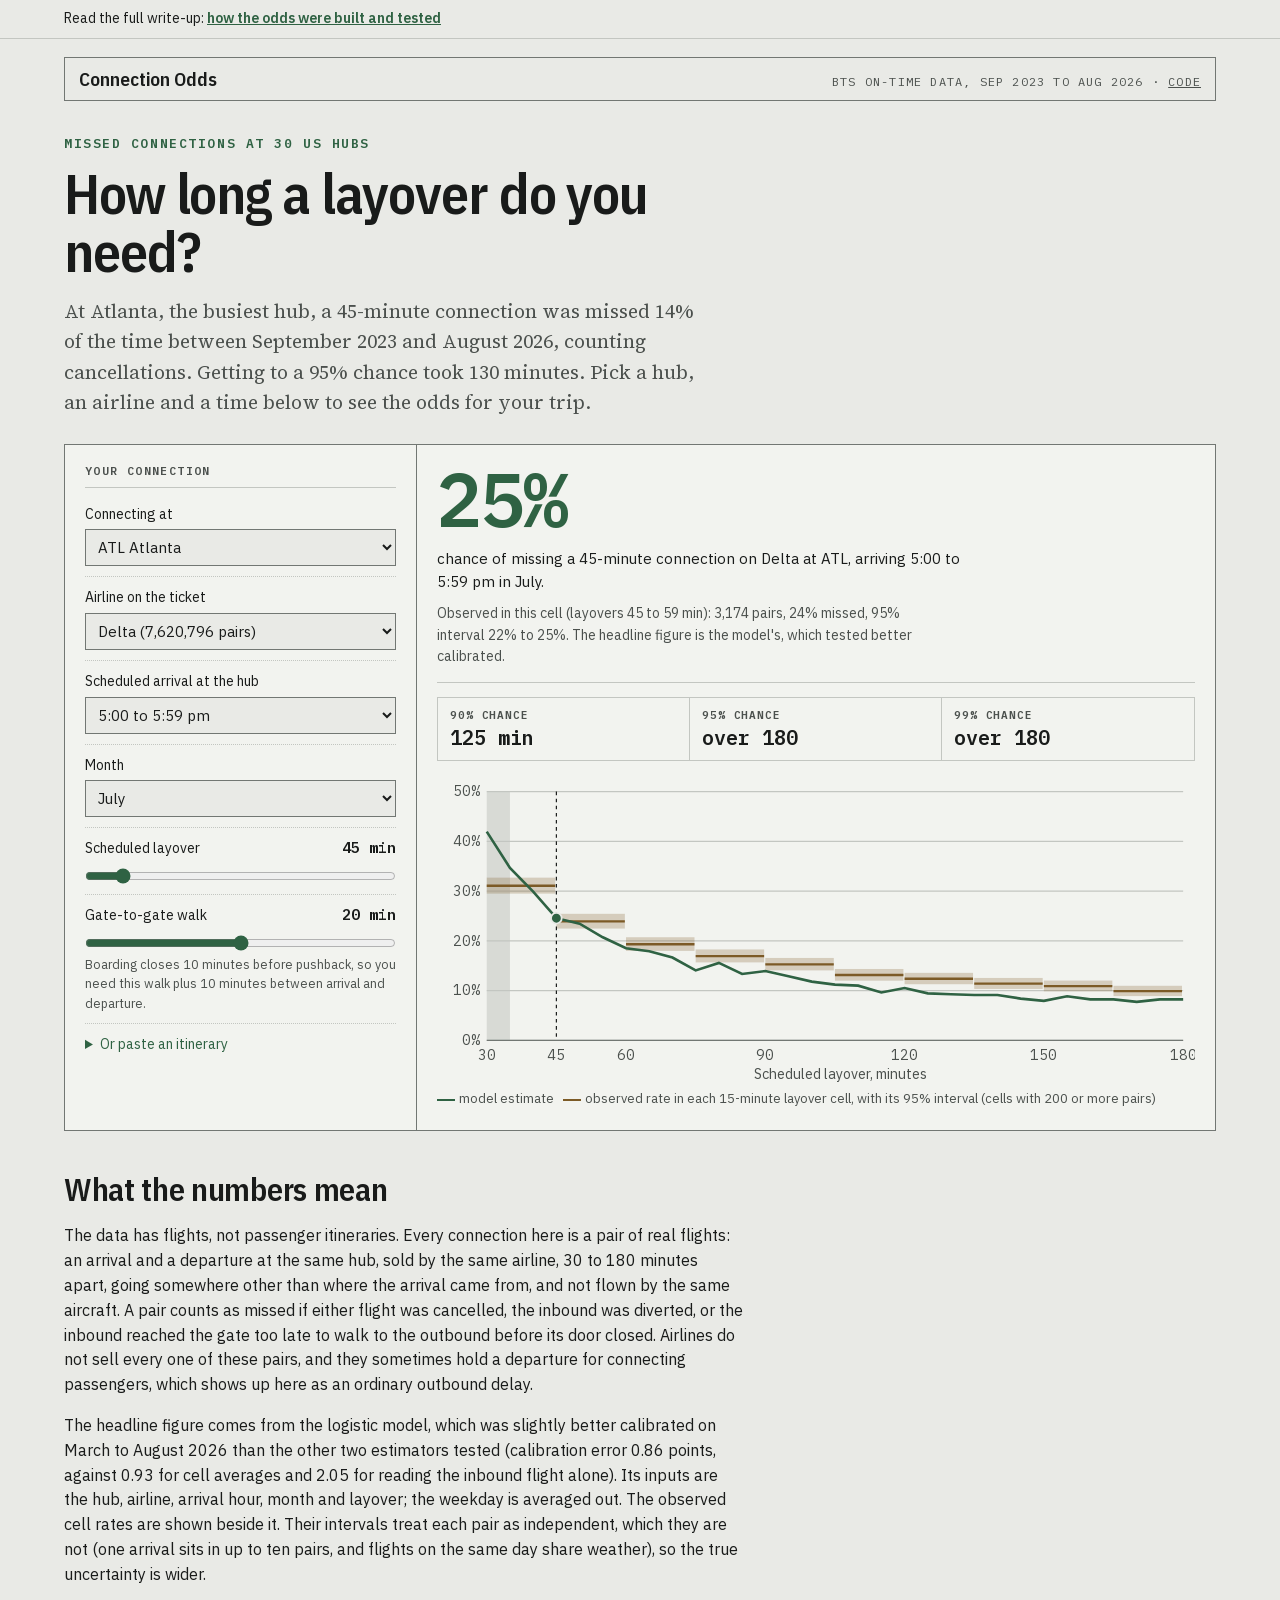
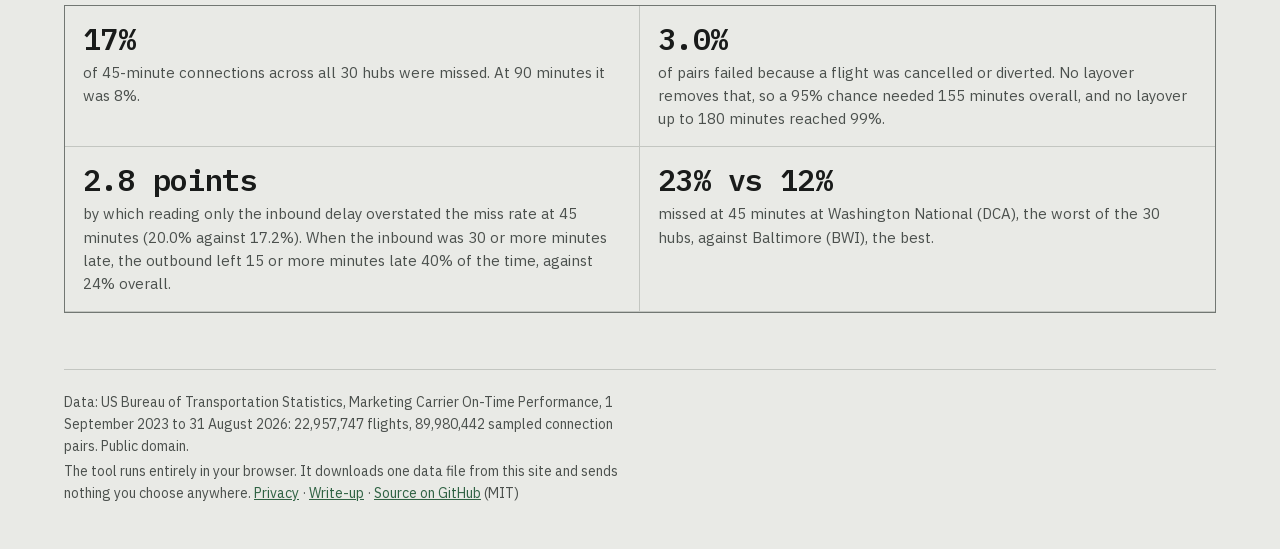
<file: index.html>
<!DOCTYPE html>
<html lang="en">
<head>
<link rel="icon" href="data:,">
<meta charset="utf-8">
<meta name="viewport" content="width=device-width, initial-scale=1">
<title>Connection Odds: how often a US domestic connection is missed</title>
<meta name="description" content="Estimate the chance of missing a connection at 30 US hubs by airline, arrival hour, month and layover, from 90.0 million flight pairs built from BTS on-time data, September 2023 to August 2026. Runs in your browser.">
<meta property="og:title" content="Connection Odds">
<meta property="og:description" content="At Atlanta, a 45-minute connection was missed 14% of the time. A 95% chance took 130 minutes.">
<meta property="og:type" content="website">
<meta property="og:url" content="https://lyhjeremy.github.io/connection-odds/">
<meta property="og:image" content="https://lyhjeremy.github.io/connection-odds/og.png">
<meta property="og:image:width" content="1200">
<meta property="og:image:height" content="630">
<meta property="og:image:alt" content="Connection Odds">
<meta name="twitter:card" content="summary_large_image">
<link rel="stylesheet" href="assets/site.css">
</head>
<body>
<div class="overview-bar" data-overview-link><div class="wrap">Read the full write-up: <a href="overview/">how the odds were built and tested</a></div></div>
<div class="wrap">
  <header class="masthead">
    <p class="name">Connection Odds</p>
    <p class="meta">BTS on-time data, Sep 2023 to Aug 2026 · <a href="https://github.com/lyhjeremy/connection-odds">Code</a></p>
  </header>

  <header class="intro">
    <p class="kicker">Missed connections at 30 US hubs</p>
    <h1>How long a layover do you need?</h1>
    <p class="lede">At Atlanta, the busiest hub, a 45-minute connection was missed 14% of the time between September 2023 and August 2026, counting cancellations. Getting to a 95% chance took 130 minutes. Pick a hub, an airline and a time below to see the odds for your trip.</p>
  </header>

  <main>
    <section id="tool" class="app" aria-busy="true" aria-label="Connection odds lookup">
      <div class="inputs">
        <p class="sec">Your connection</p>
        <div class="field">
          <label for="hub">Connecting at</label>
          <select id="hub" class="skeleton"></select>
        </div>
        <div class="field">
          <label for="air">Airline on the ticket</label>
          <select id="air" class="skeleton"></select>
        </div>
        <div class="field">
          <label for="hour">Scheduled arrival at the hub</label>
          <select id="hour" class="skeleton"></select>
        </div>
        <div class="field">
          <label for="month">Month</label>
          <select id="month" class="skeleton"></select>
        </div>
        <div class="field">
          <label for="lay">Scheduled layover <span class="val" id="lay-val">45 min</span></label>
          <input type="range" id="lay" min="30" max="180" step="5" value="45">
        </div>
        <div class="field">
          <label for="w">Gate-to-gate walk <span class="val" id="w-val">20 min</span></label>
          <input type="range" id="w" min="10" max="30" step="5" value="20">
          <span class="hint">Boarding closes 10 minutes before pushback, so you need this walk plus 10 minutes between arrival and departure.</span>
        </div>
        <details class="paste">
          <summary>Or paste an itinerary</summary>
          <label for="paste-text">One flight per line, with flight number, both airport codes and both times</label>
          <textarea id="paste-text" rows="4" spellcheck="false" placeholder="DL 2318 14APR BOS ATL 0715 1012&#10;DL 1544 14APR ATL MSY 1105 1158"></textarea>
          <button type="button" id="paste-go">Read it</button>
          <p class="hint" id="paste-msg" aria-live="polite">Read in your browser by a fixed set of rules; nothing is sent anywhere. It fills the fields above from the first connection it finds.</p>
        </details>
      </div>
      <div class="out">
        <div class="verdict">
          <div class="gauge skeleton" id="big">00%</div>
          <p class="big-sub" id="big-sub">Loading the data file for 30 hubs.</p>
          <p class="src" id="src"></p>
          <p class="grey-note" id="grey-note" hidden>Under 35 minutes: airlines set a minimum connection time at each airport and will not sell a shorter connection. This tool does not have those tables, so it grays out these layovers as a reminder that they may not be bookable.</p>
        </div>
        <dl class="need">
          <div><dt>90% chance</dt><dd id="n90">&nbsp;</dd></div>
          <div><dt>95% chance</dt><dd id="n95">&nbsp;</dd></div>
          <div><dt>99% chance</dt><dd id="n99">&nbsp;</dd></div>
        </dl>
        <div id="chart" class="skeleton"></div>
        <p class="legend"><span class="k1"></span>model estimate &nbsp; <span class="k2"></span>observed rate in each 15-minute layover cell, with its 95% interval (cells with 200 or more pairs)</p>
      </div>
    </section>

    <section class="block prose">
      <h2>What the numbers mean</h2>
      <p>The data has flights, not passenger itineraries. Every connection here is a pair of real flights: an arrival and a departure at the same hub, sold by the same airline, 30 to 180 minutes apart, going somewhere other than where the arrival came from, and not flown by the same aircraft. A pair counts as missed if either flight was cancelled, the inbound was diverted, or the inbound reached the gate too late to walk to the outbound before its door closed. Airlines do not sell every one of these pairs, and they sometimes hold a departure for connecting passengers, which shows up here as an ordinary outbound delay.</p>
      <p>The headline figure comes from the logistic model, which was slightly better calibrated on March to August 2026 than the other two estimators tested (calibration error 0.86 points, against 0.93 for cell averages and 2.05 for reading the inbound flight alone). Its inputs are the hub, airline, arrival hour, month and layover; the weekday is averaged out. The observed cell rates are shown beside it. Their intervals treat each pair as independent, which they are not (one arrival sits in up to ten pairs, and flights on the same day share weather), so the true uncertainty is wider.</p>
      <div class="facts">
        <div class="fact"><div class="n">17%</div><p>of 45-minute connections across all 30 hubs were missed. At 90 minutes it was 8%.</p></div>
        <div class="fact"><div class="n">3.0%</div><p>of pairs failed because a flight was cancelled or diverted. No layover removes that, so a 95% chance needed 155 minutes overall, and no layover up to 180 minutes reached 99%.</p></div>
        <div class="fact"><div class="n">2.8 points</div><p>by which reading only the inbound delay overstated the miss rate at 45 minutes (20.0% against 17.2%). When the inbound was 30 or more minutes late, the outbound left 15 or more minutes late 40% of the time, against 24% overall.</p></div>
        <div class="fact"><div class="n">23% vs 12%</div><p>missed at 45 minutes at Washington National (DCA), the worst of the 30 hubs, against Baltimore (BWI), the best.</p></div>
      </div>
    </section>
  </main>

  <footer>
    <p>Data: US Bureau of Transportation Statistics, Marketing Carrier On-Time Performance, 1 September 2023 to 31 August 2026: 22,957,747 flights, 89,980,442 sampled connection pairs. Public domain.</p>
    <p>The tool runs entirely in your browser. It downloads one data file from this site and sends nothing you choose anywhere. <a href="privacy/">Privacy</a> · <a href="overview/">Write-up</a> · <a href="https://github.com/lyhjeremy/connection-odds">Source on GitHub</a> (MIT)</p>
  </footer>
</div>
<script src="assets/paste.js"></script>
<script src="assets/app.js"></script>
</body>
</html>
</file>
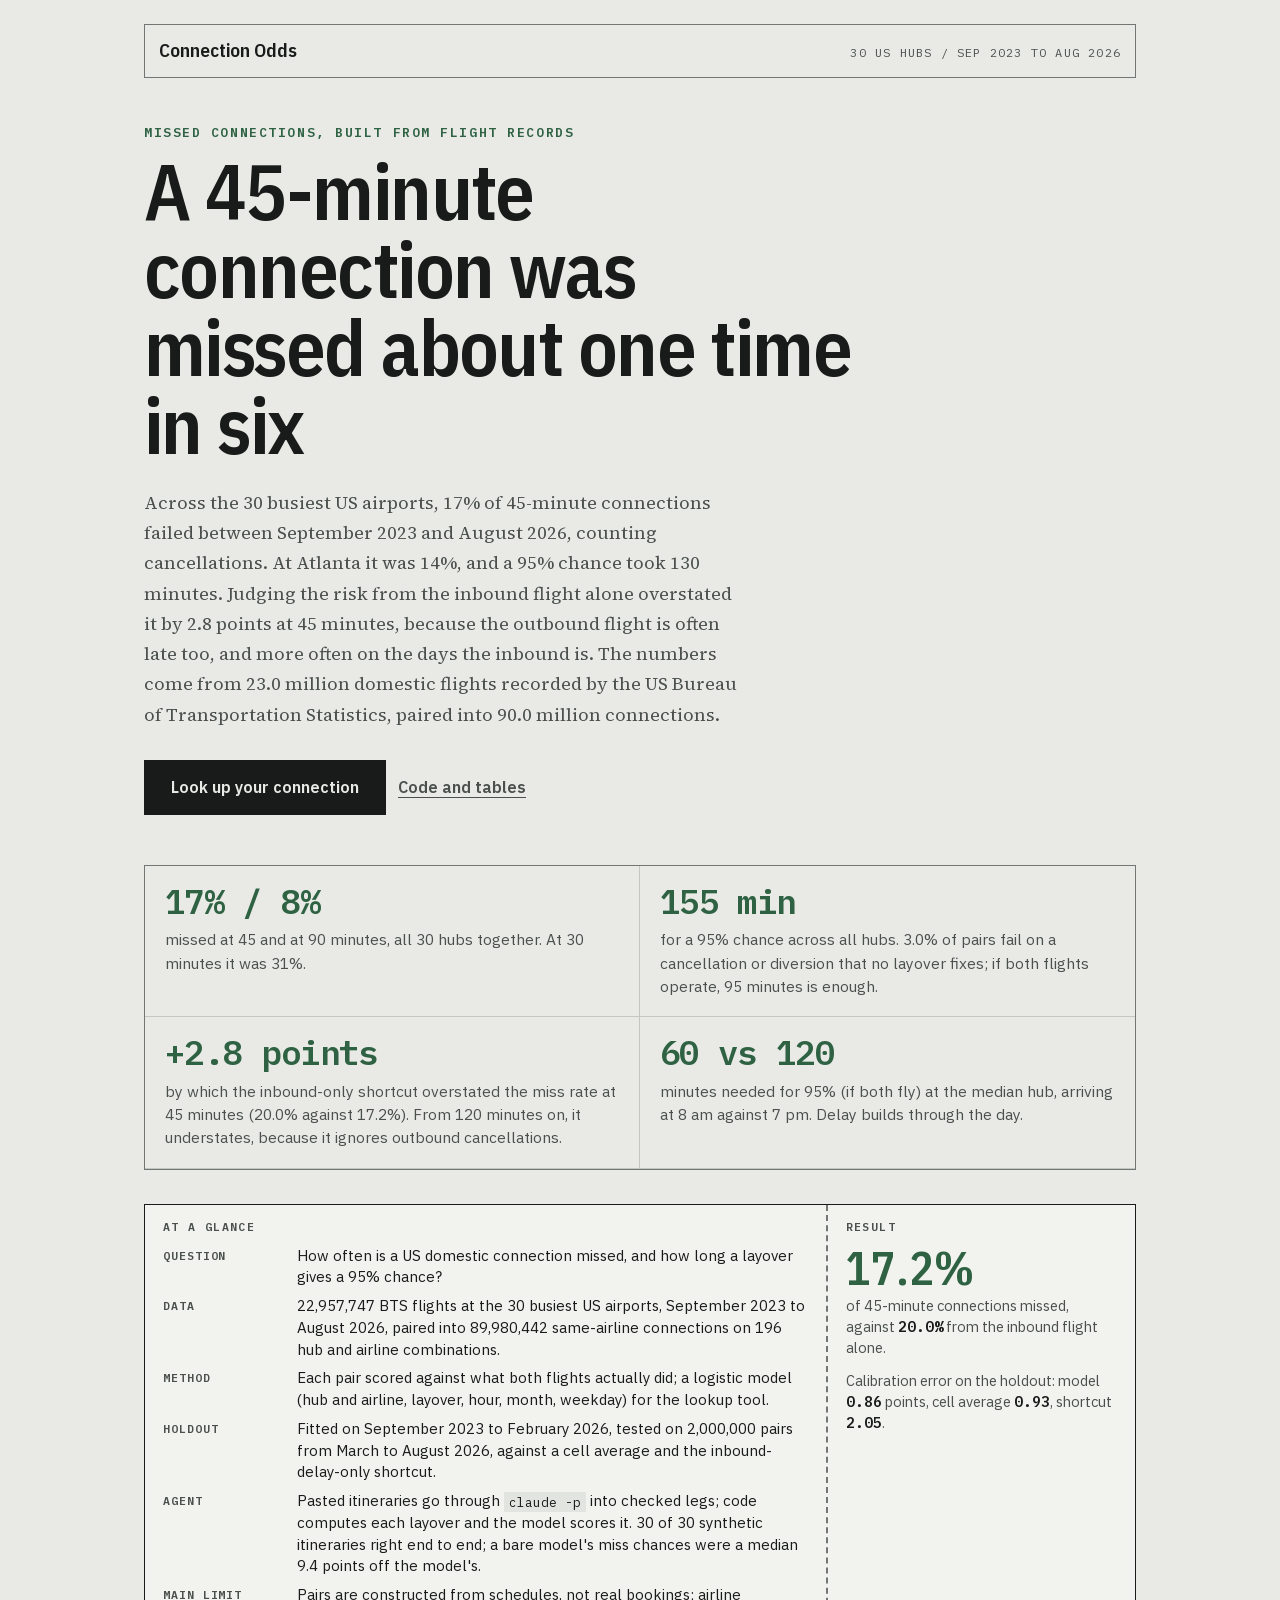
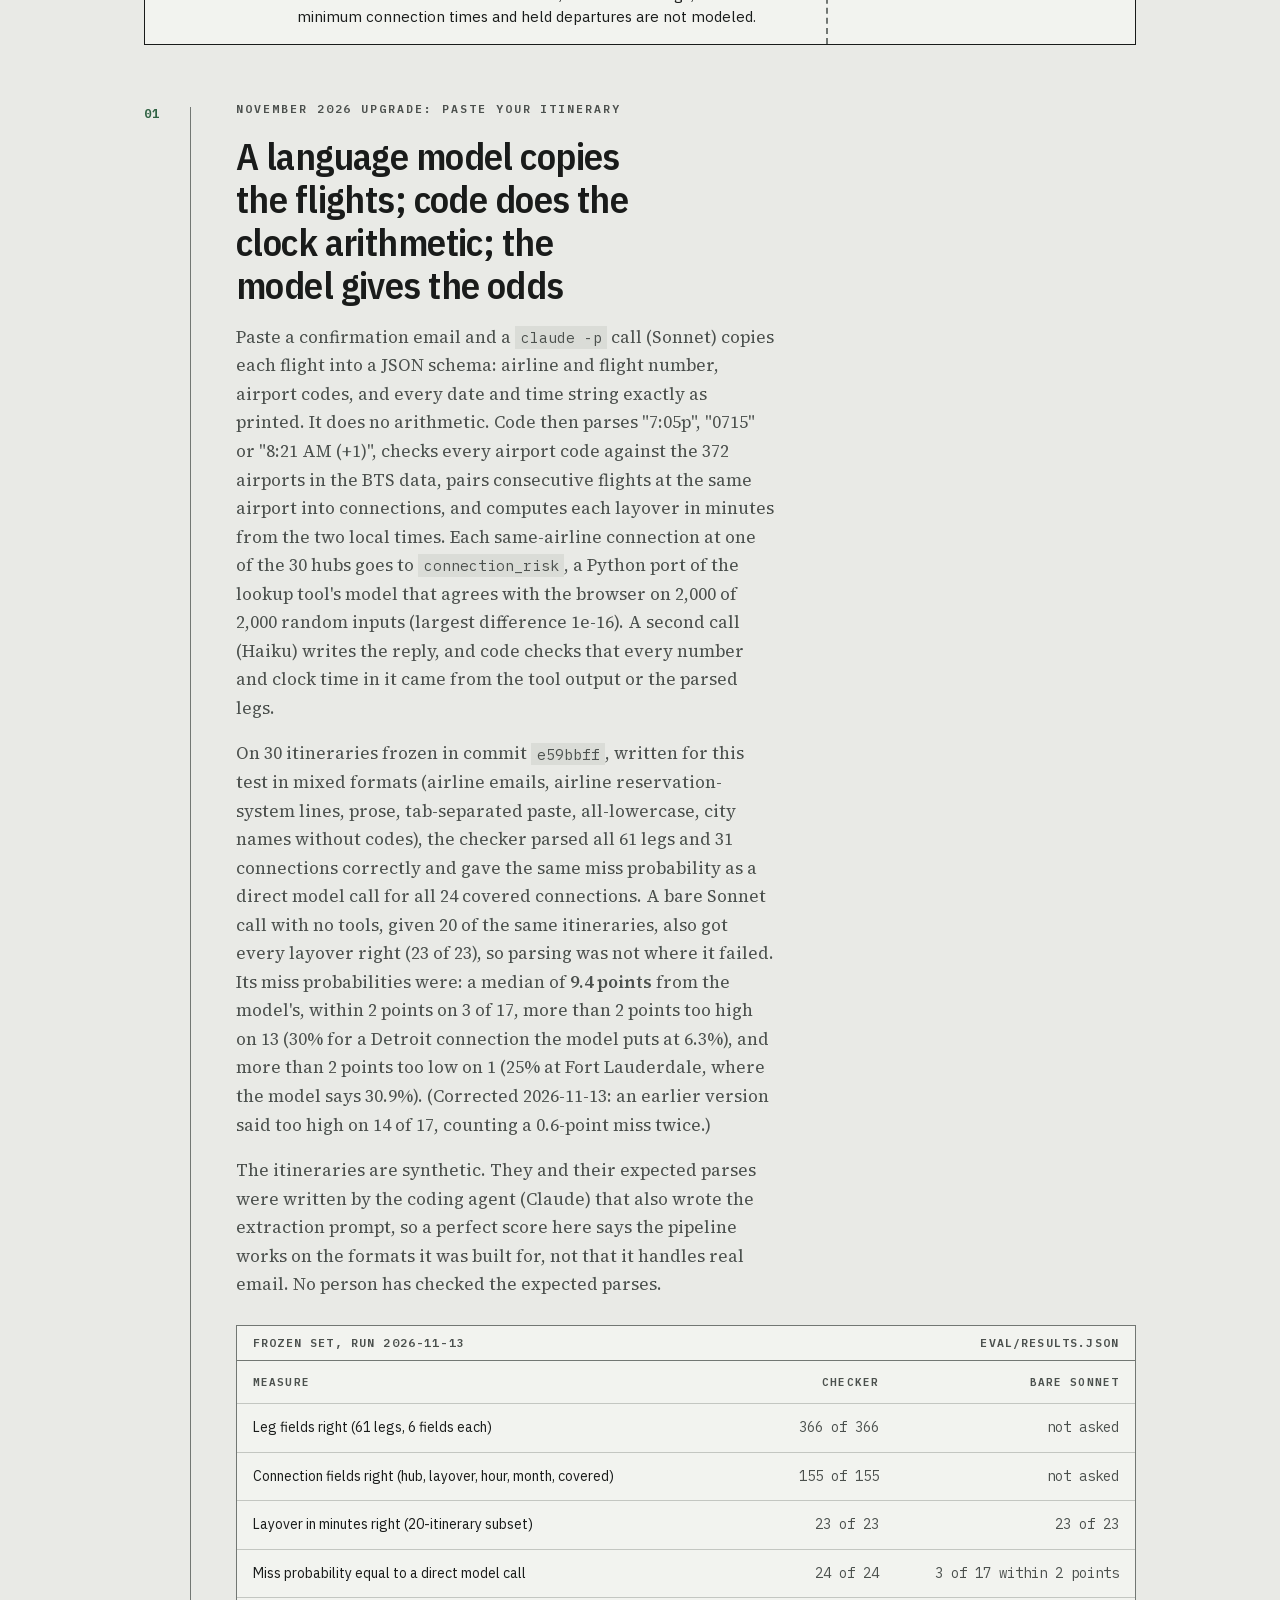
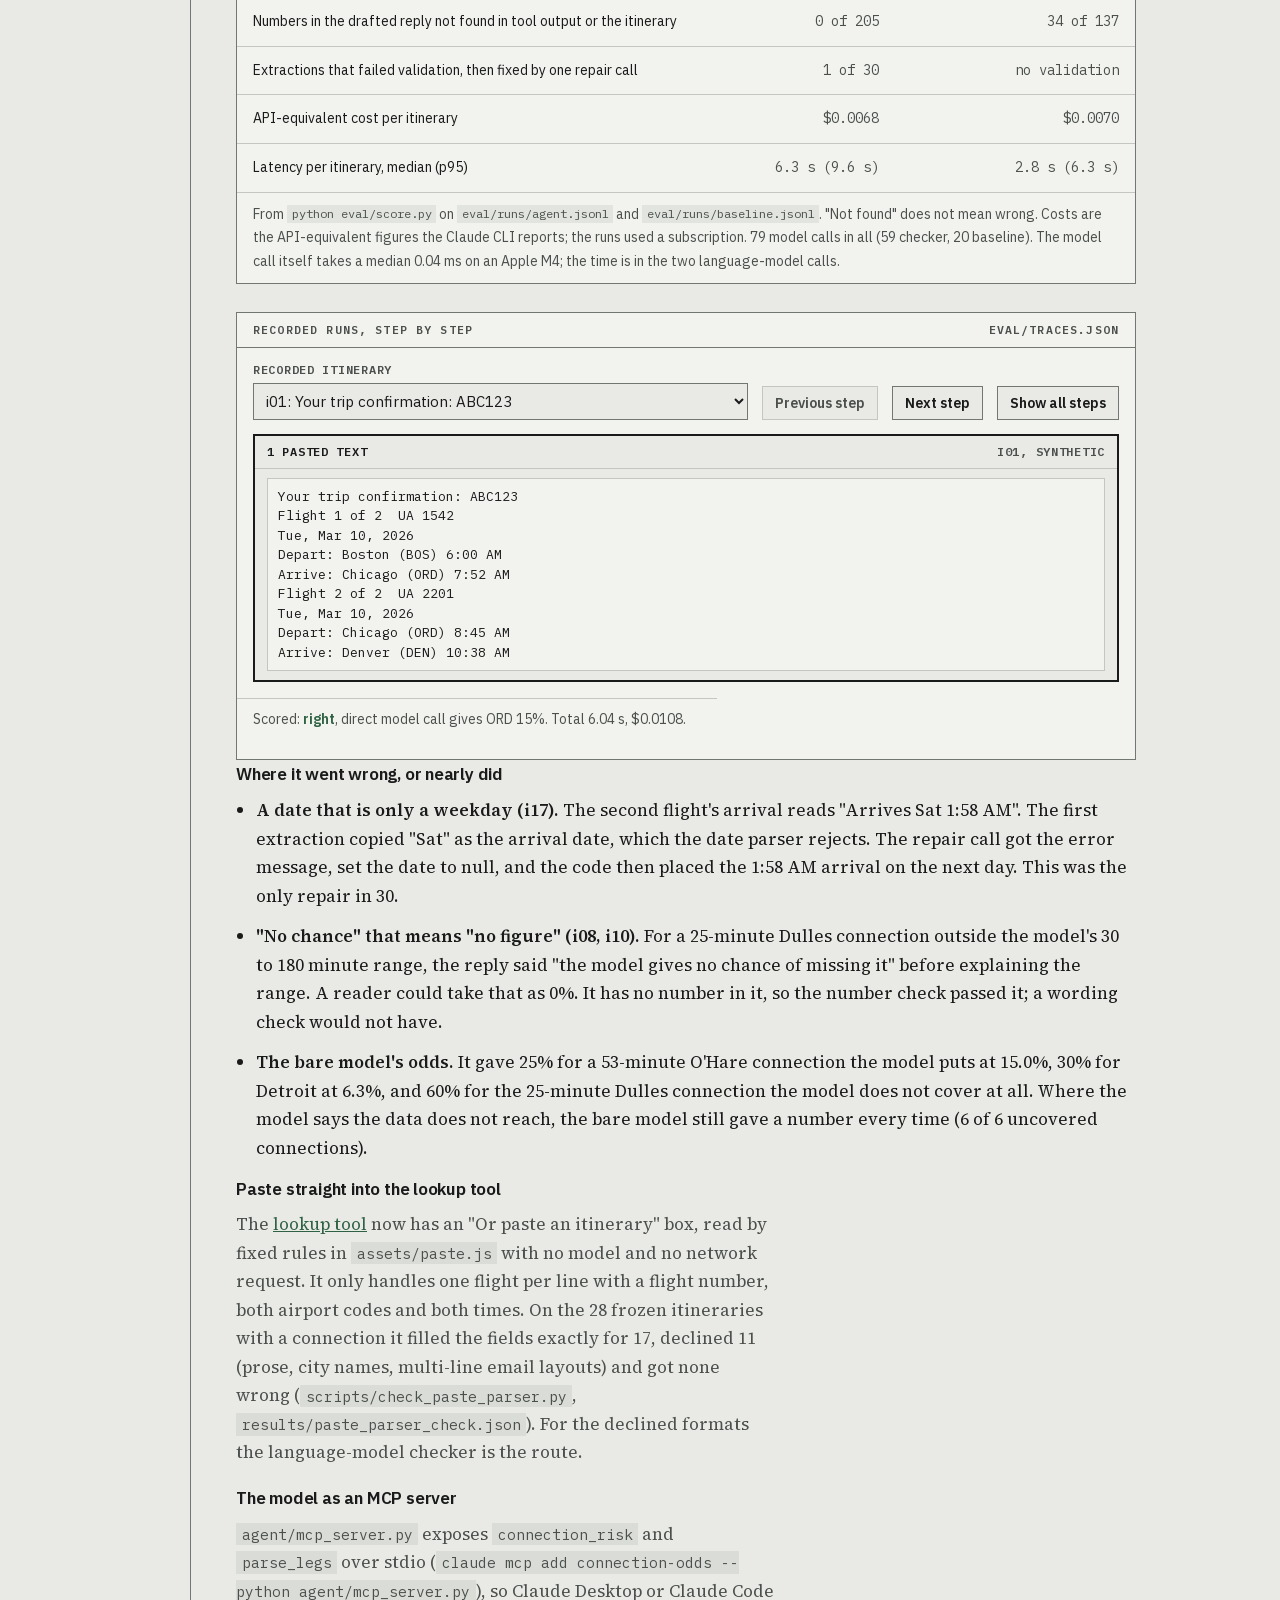
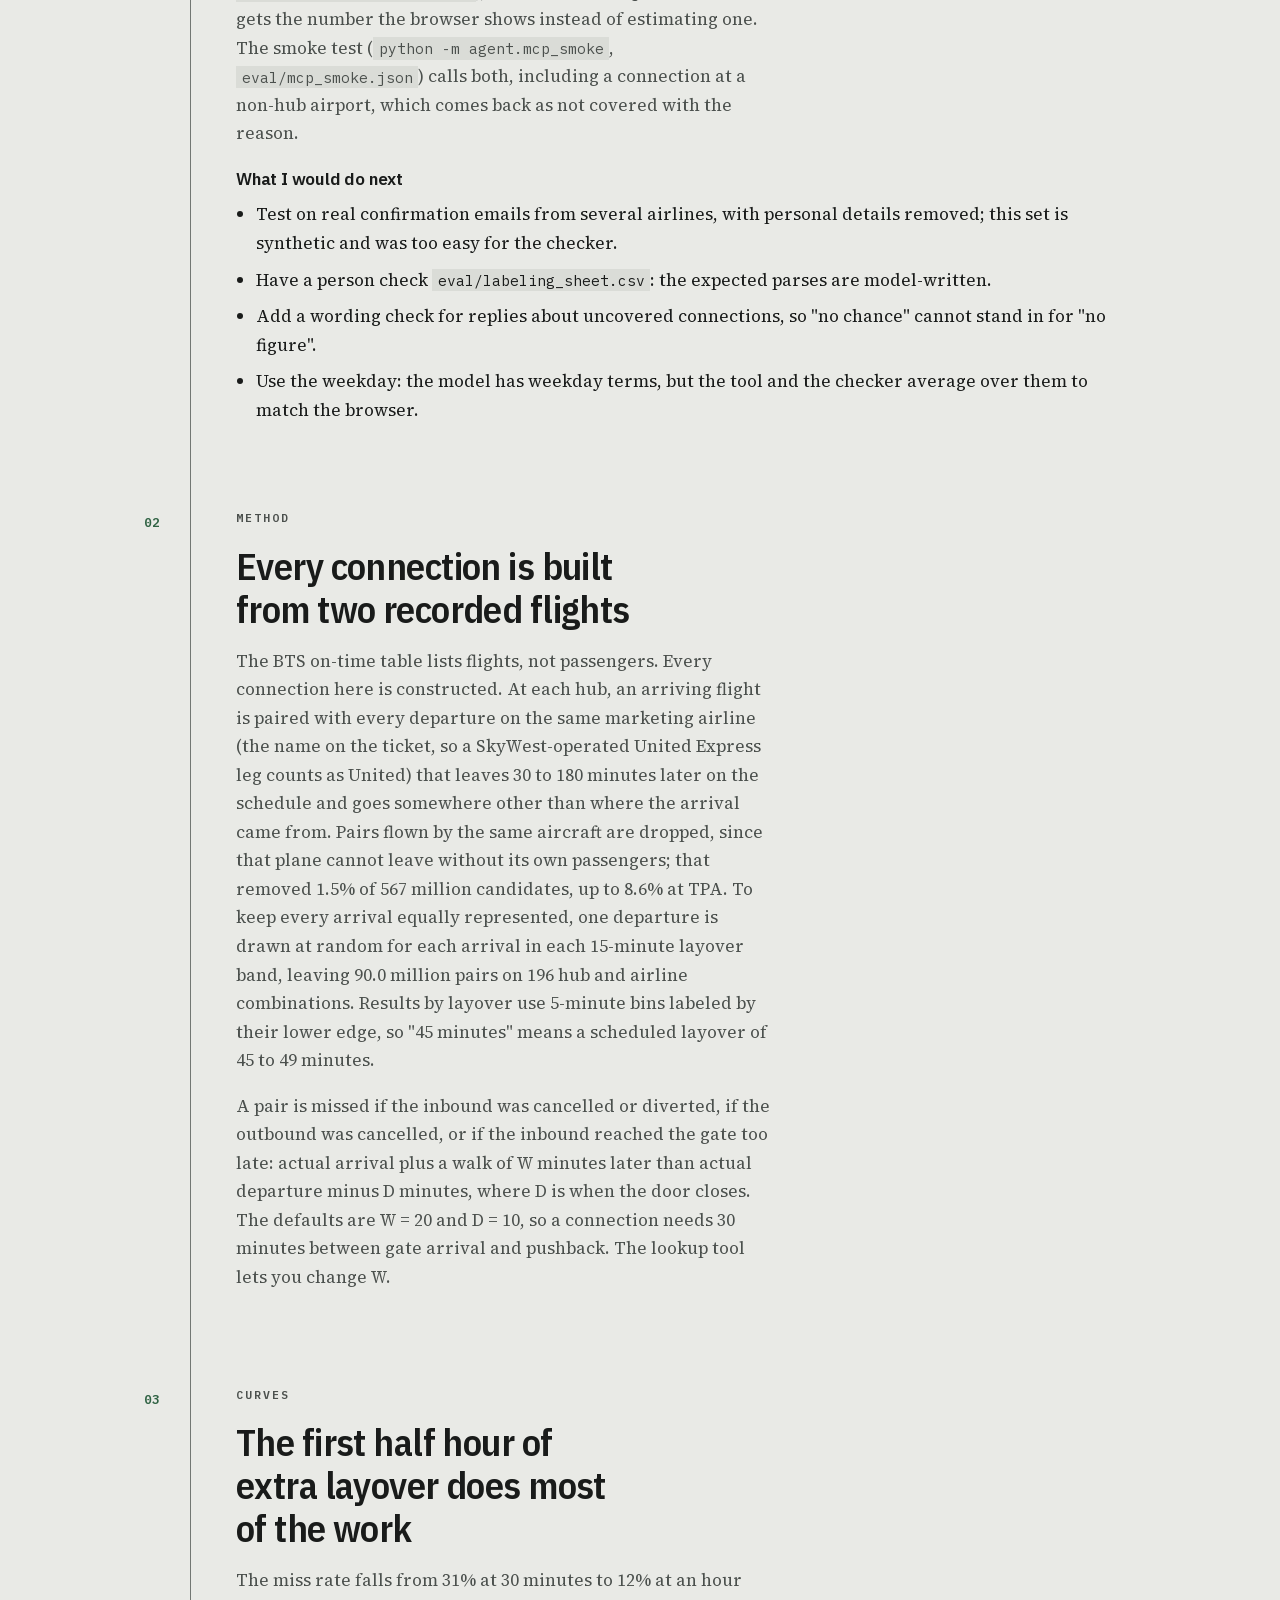
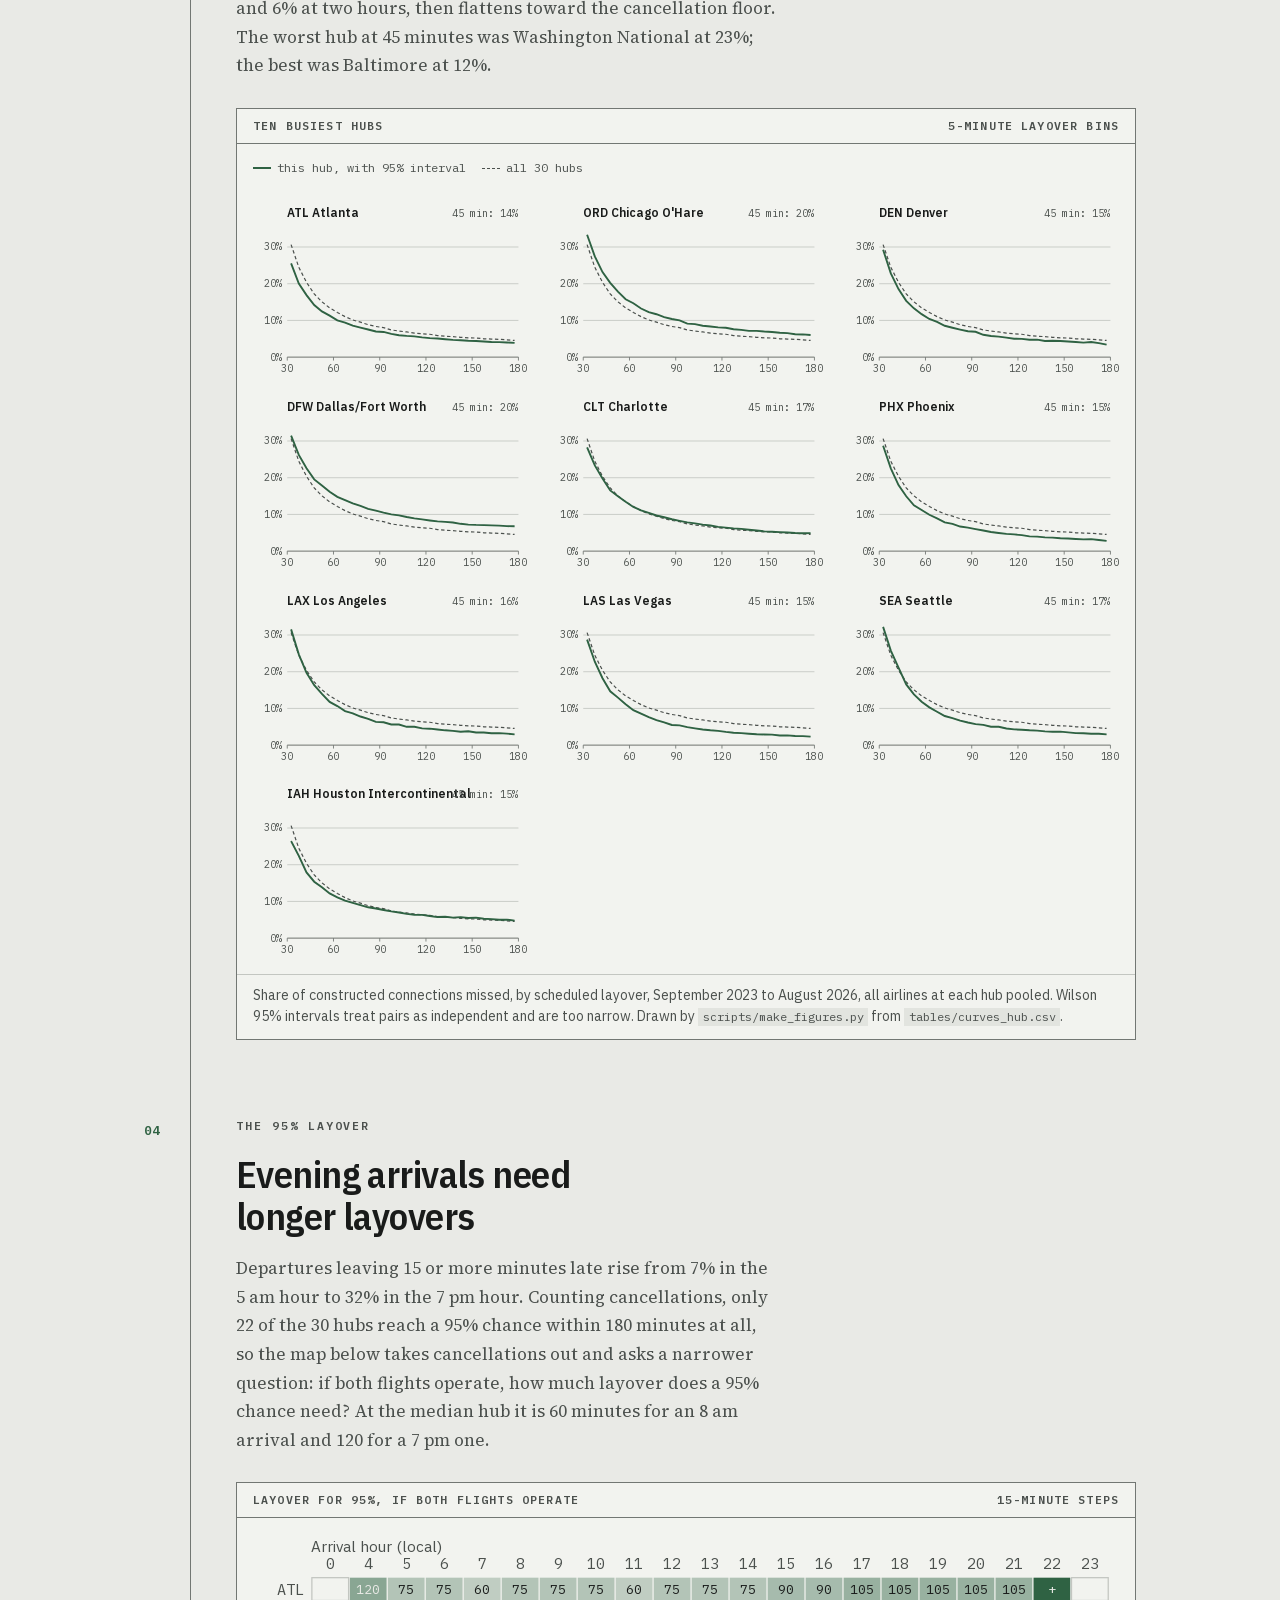
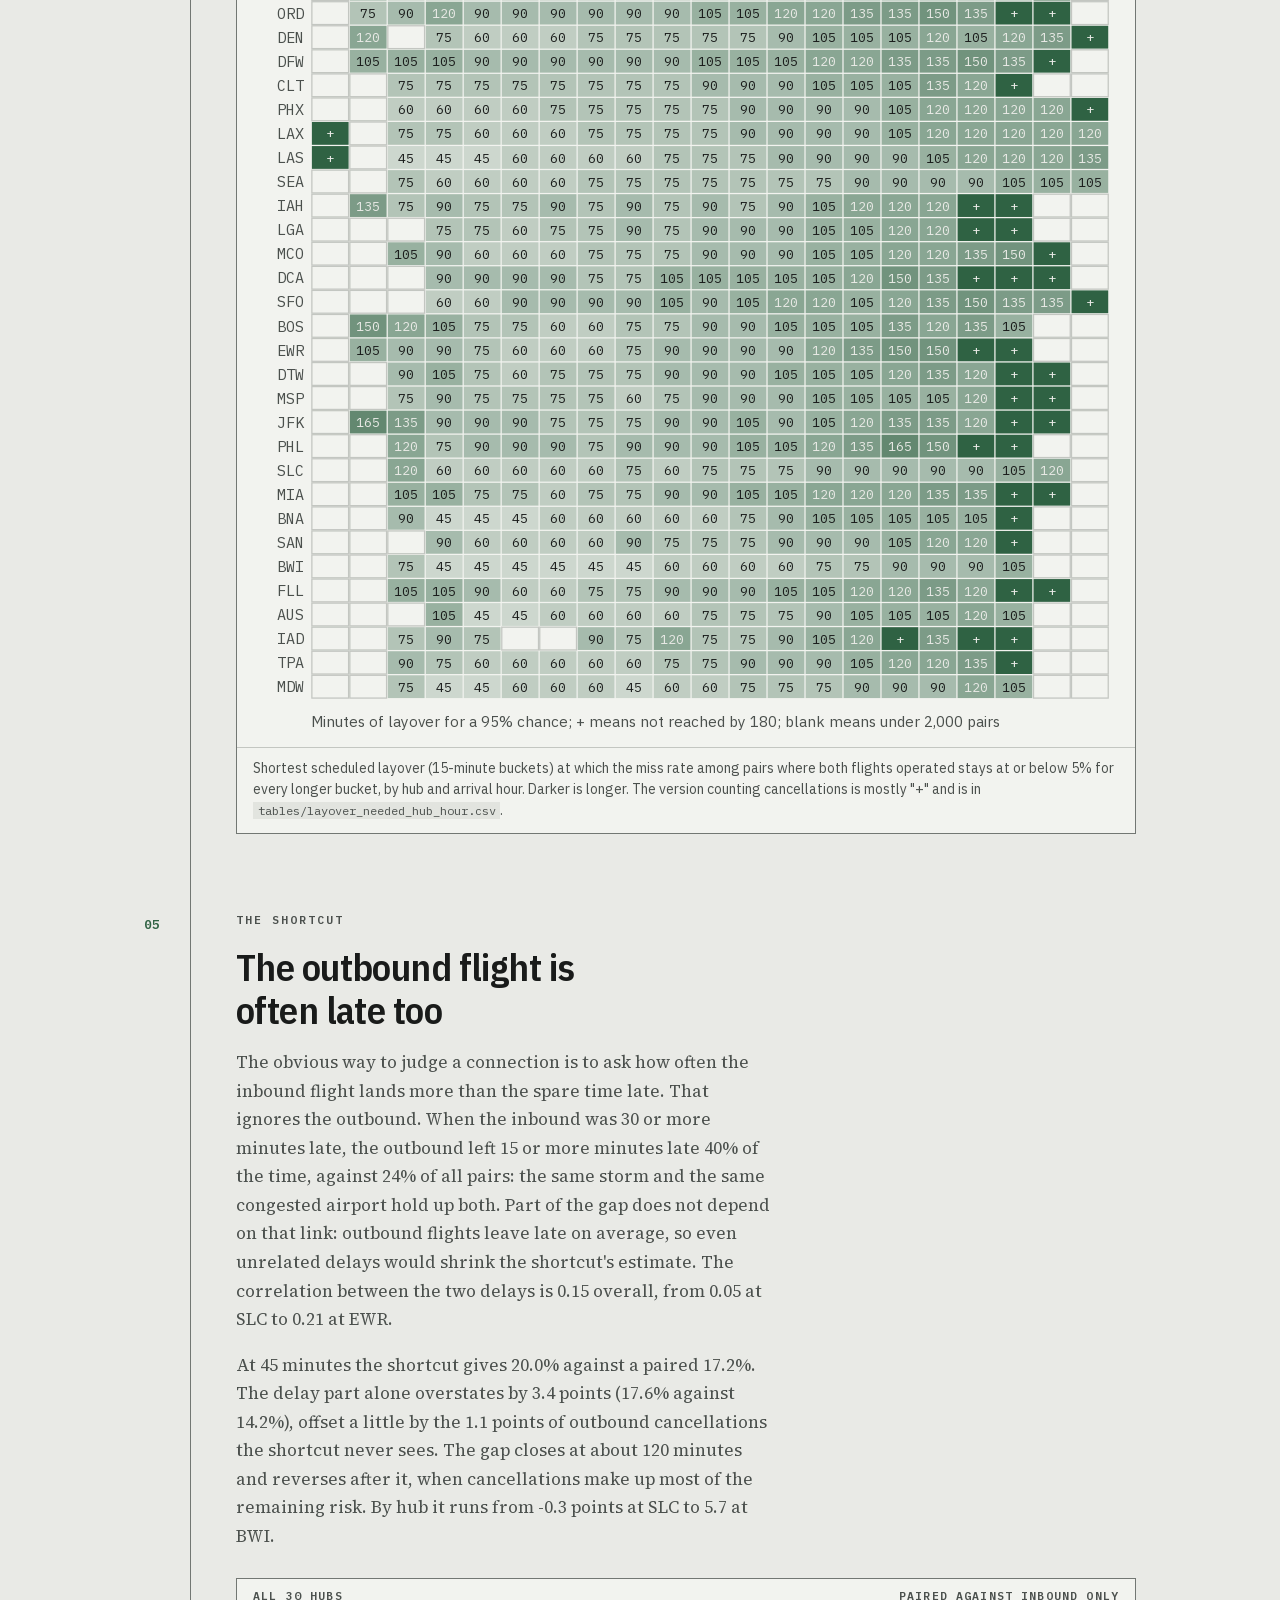
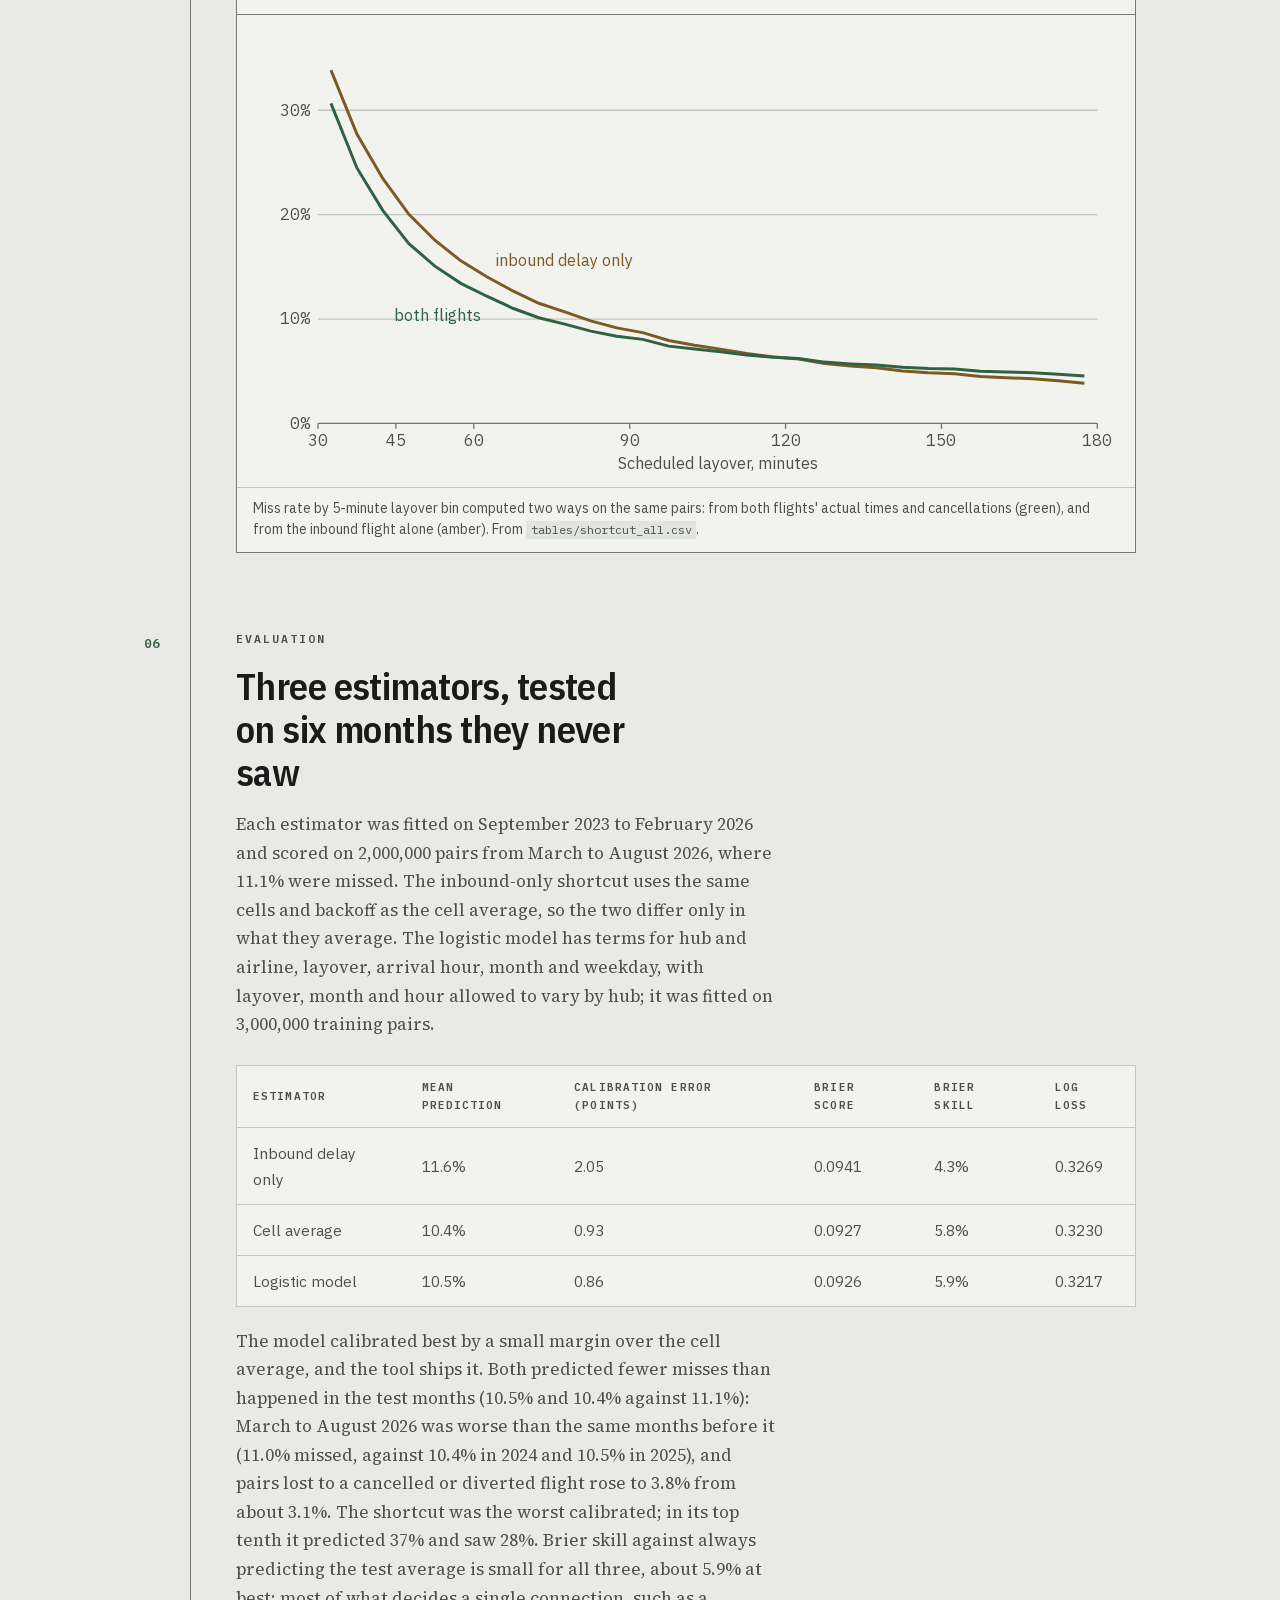
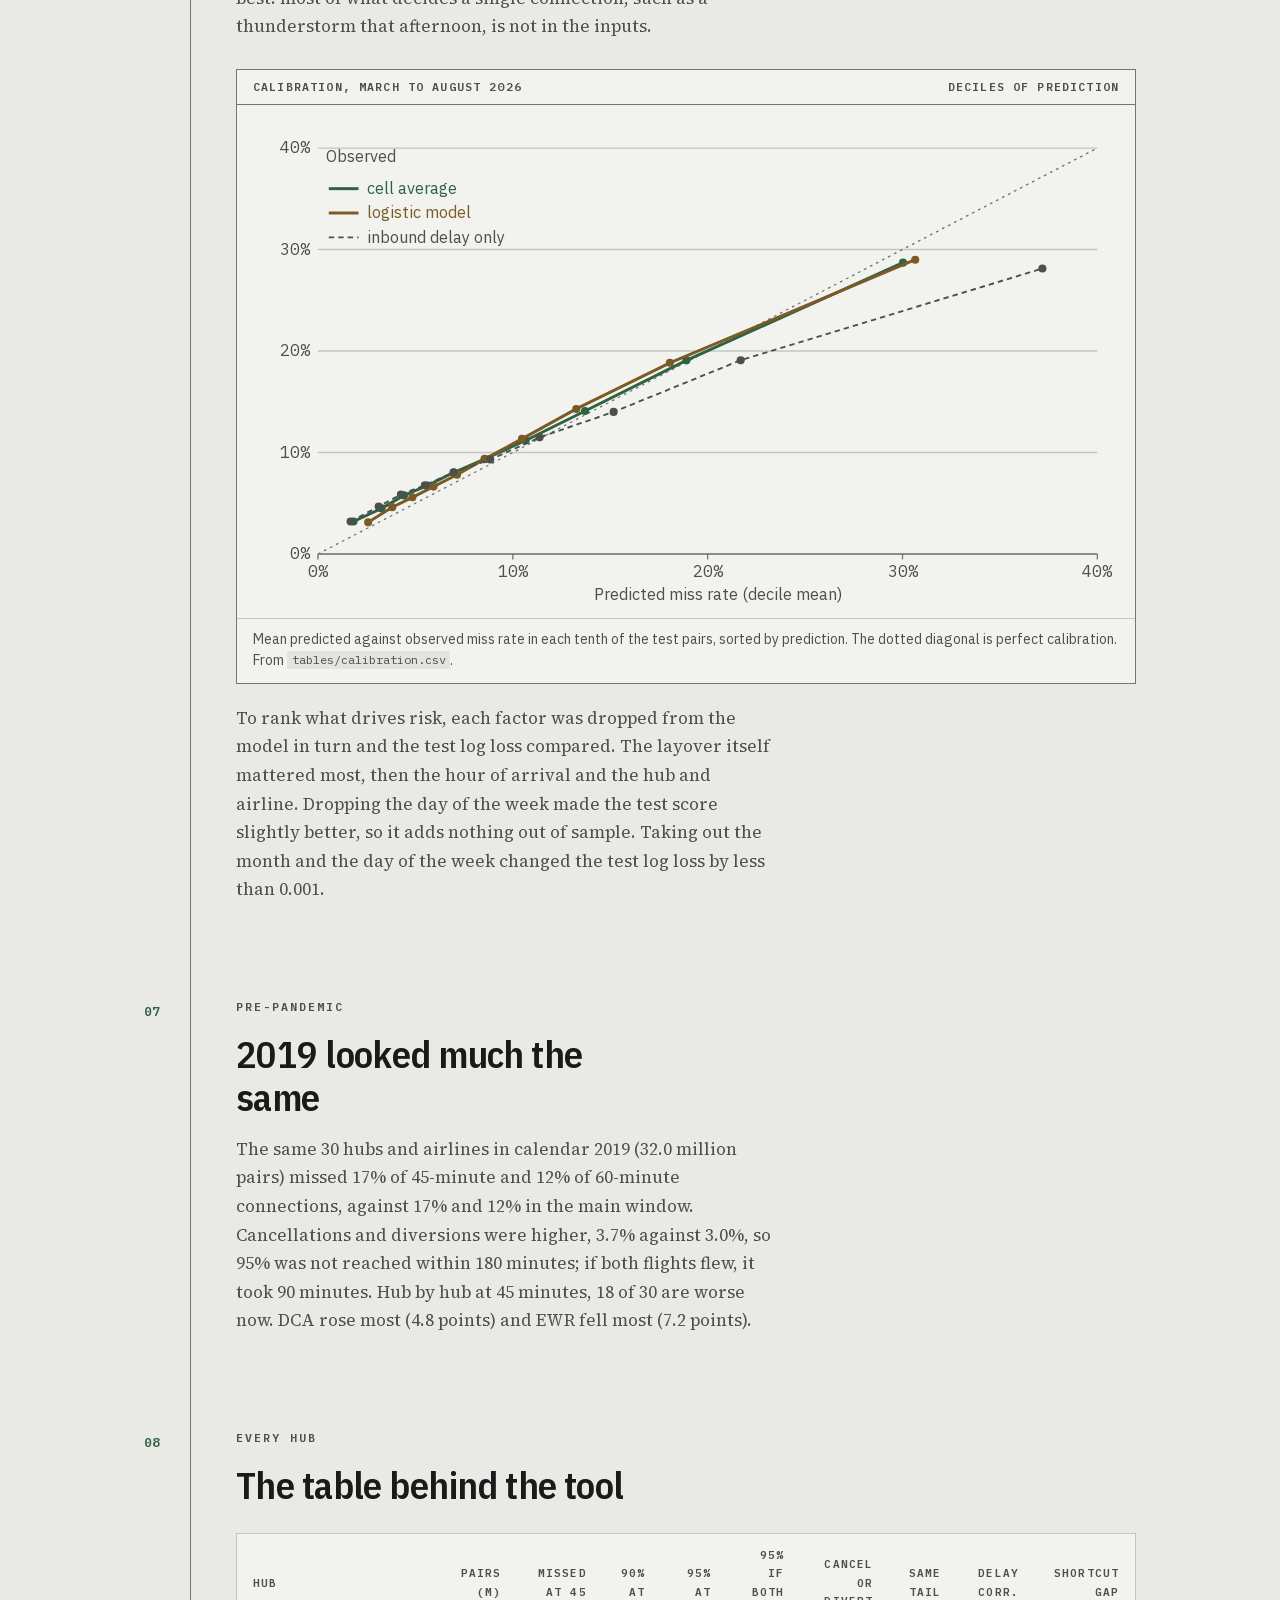
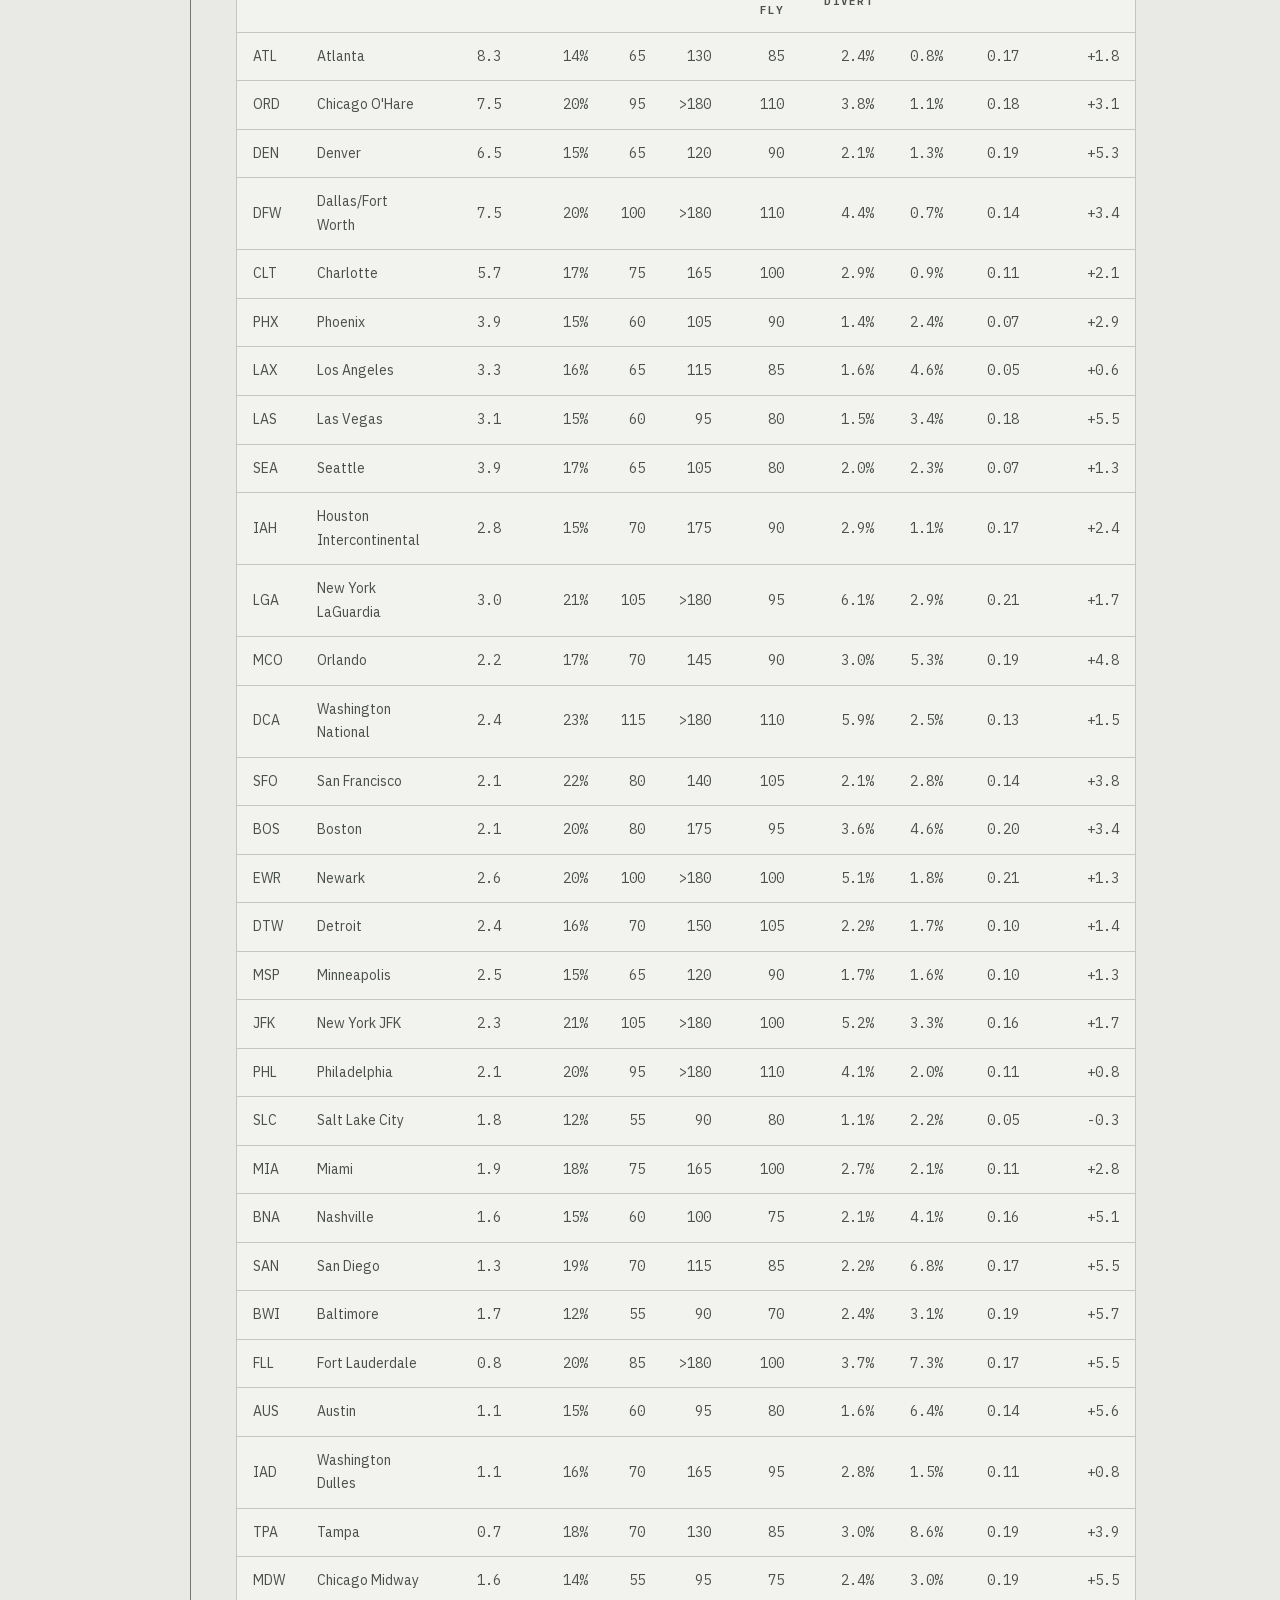
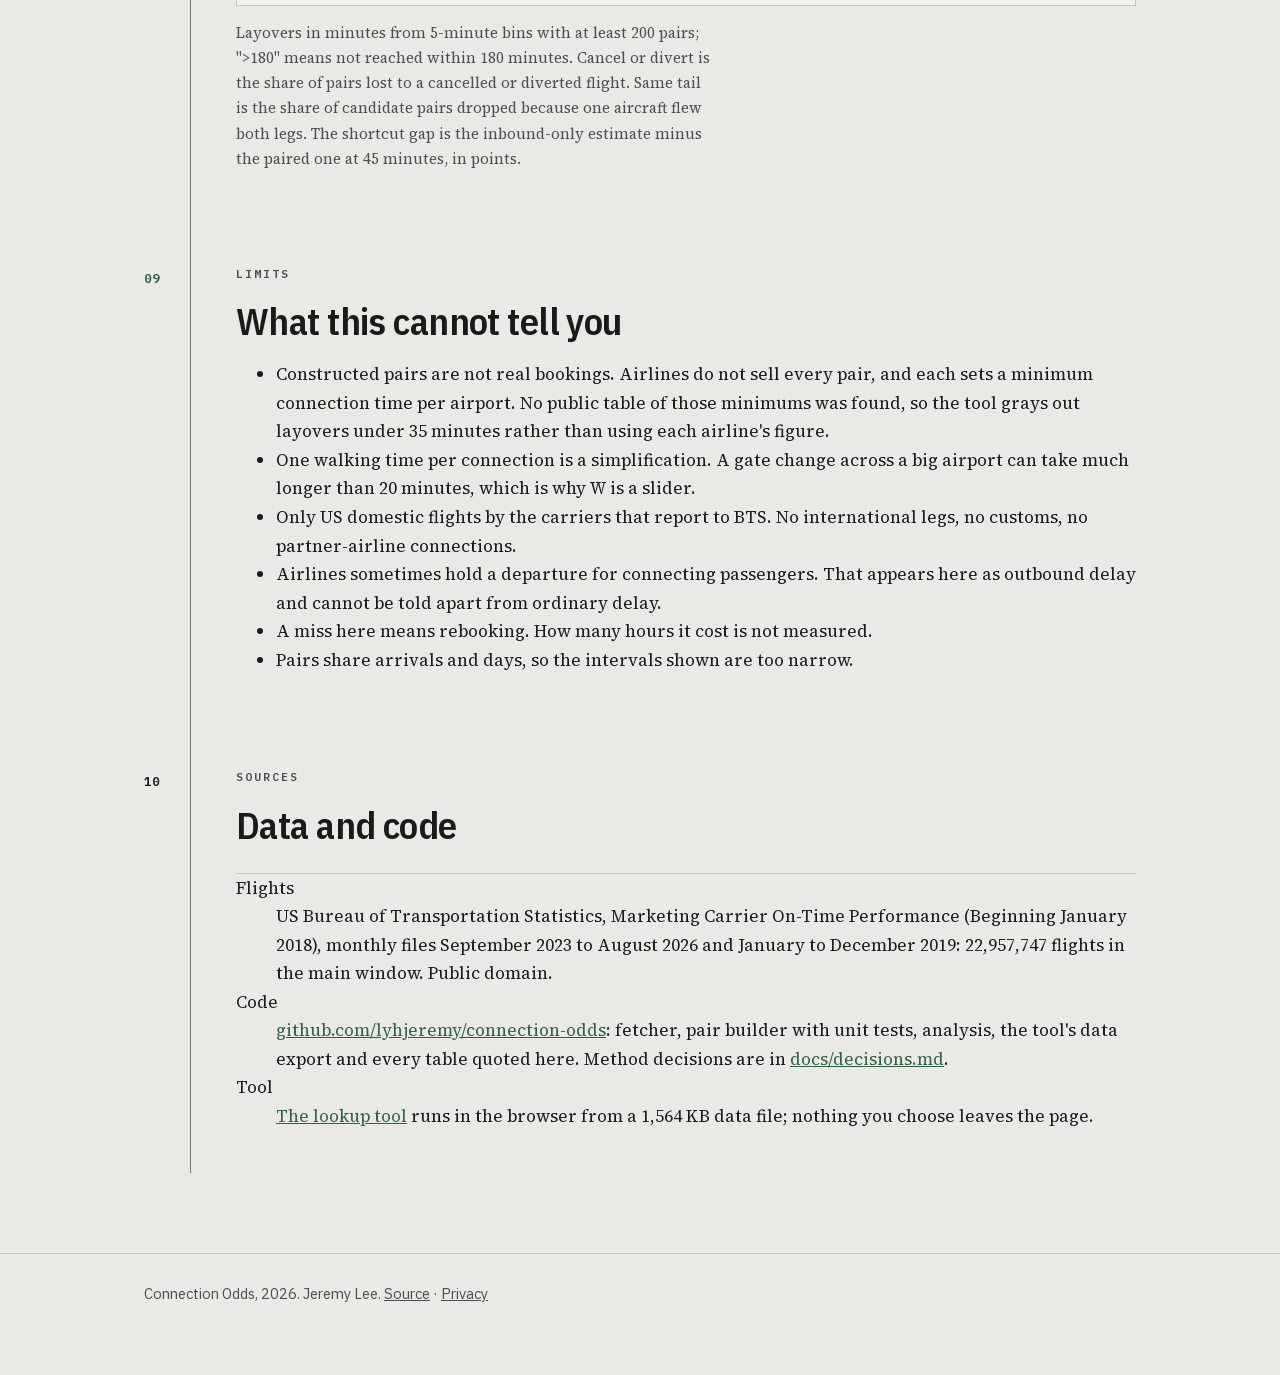
<file: overview/index.html>
<!doctype html>
<html lang="en">
<head>
<meta charset="utf-8" />
<meta name="viewport" content="width=device-width, initial-scale=1, viewport-fit=cover" />
<title>Connection Odds: how often a US domestic connection is missed</title>
<meta name="description" content="From 90.0 million flight pairs at 30 US hubs, September 2023 to August 2026: a 45-minute connection was missed 17% of the time, and at Atlanta a 95% chance took 130 minutes. Reading only the inbound delay overstated the risk by 2.8 points." />
<meta name="theme-color" content="#E9EAE6" />
<meta property="og:title" content="Connection Odds" />
<meta property="og:description" content="How long a layover you need at 30 US hubs, built from every domestic flight BTS recorded from September 2023 to August 2026." />
<meta property="og:type" content="article" />
<meta property="og:url" content="https://lyhjeremy.github.io/connection-odds/overview/" />
<meta property="og:image" content="https://lyhjeremy.github.io/connection-odds/og.png" />
<meta property="og:image:width" content="1200" />
<meta property="og:image:height" content="630" />
<meta property="og:image:alt" content="Connection Odds" />
<meta name="twitter:card" content="summary_large_image" />
<style>
  :root {
    --paper: #E9EAE6;
    --card: #F2F3EF;
    --plate: #F2F3EF;
    --ink: #191B1A;
    --ink2: #4B504D;
    --muted: #4B504D;
    --rule: #C3C6C1;
    --accent: #2F6243;
    --accent2: #7C5A26;
    --link: #2F6243;
    --serif: "Source Serif 4", "Iowan Old Style", "Palatino Linotype", Palatino, serif;
    --sans: "IBM Plex Sans", "Helvetica Neue", Helvetica, Arial, sans-serif;
    --mono: "IBM Plex Mono", "SF Mono", Menlo, Consolas, monospace;
    --display: "IBM Plex Sans Condensed", "Arial Narrow", sans-serif;
    --edge: #727773;
    --spine:  92px;
    --col:    min(100% - 2.6rem, 62rem);
  }
  @media (prefers-color-scheme: dark) {
    :root {
      --paper: #161817;
      --card: #1F2220;
      --plate: #1F2220;
      --ink: #E3E5E1;
      --ink2: #A0A6A1;
      --muted: #A0A6A1;
      --rule: #373B38;
      --accent: #7DC096;
      --accent2: #CBA668;
      --link: #7DC096;
      --edge: #686E6A;
    }
  }

  @font-face{font-family:"Source Serif 4";src:url("../fonts/SourceSerif4-400.woff2")format("woff2");font-weight:400;font-display:swap}
  @font-face{font-family:"Source Serif 4";src:url("../fonts/SourceSerif4-600.woff2")format("woff2");font-weight:600;font-display:swap}
  @font-face{font-family:"IBM Plex Sans";src:url("../fonts/IBMPlexSans-400.woff2")format("woff2");font-weight:400;font-display:swap}
  @font-face{font-family:"IBM Plex Sans";src:url("../fonts/IBMPlexSans-600.woff2")format("woff2");font-weight:600;font-display:swap}
  @font-face{font-family:"IBM Plex Mono";src:url("../fonts/IBMPlexMono-400.woff2")format("woff2");font-weight:400;font-display:swap}

  * { box-sizing: border-box; border-radius: 0; }
  html { scroll-behavior: smooth; }
  body {
    margin: 0; background: var(--paper); color: var(--ink);
    font-family: var(--serif); font-size: clamp(17px, 0.55rem + 0.6vw, 19.5px);
    line-height: 1.68; -webkit-font-smoothing: antialiased; overflow-x: hidden;
  }
  img { max-width: 100%; height: auto; display: block; }
  a { color: var(--link); }
  :focus-visible { outline: 2px solid var(--accent); outline-offset: 3px; border-radius: 0; }
  strong { font-weight: 700; color: var(--ink); }
  code { font-family: var(--mono); font-size: .86em;
         background: color-mix(in srgb, var(--ink) 7%, transparent);
         padding: .12em .38em; border-radius: 0; }
  .wrap { width: var(--col); margin: 0 auto; }

  .eyebrow { font-family: var(--mono); font-weight: 600; font-size: 11.5px;
             letter-spacing: .17em; text-transform: uppercase; color: var(--muted);
             margin: 0 0 14px; }

  .masthead { display: flex; align-items: baseline; gap: 14px; flex-wrap: wrap; padding: 30px 0 0; }
  .logo { font-family: var(--sans); font-weight: 800; font-size: 21px;
          letter-spacing: -.02em; display: flex; align-items: center; gap: 9px; }
  .dot { width: 9px; height: 9px; border-radius: 0; background: var(--accent); flex: none; }
  .tagline { font-size: 15px; color: var(--ink2); font-family: var(--sans); }

  .hero { padding: 44px 0 54px; }
  .kicker { font-family: var(--sans); font-size: clamp(18px, 2.1vw, 23px); font-weight: 600;
            color: var(--muted); margin: 0 0 8px; letter-spacing: -.01em; }
  .hero h1 { font-family: var(--sans); font-size: clamp(37px, 6vw, 72px); font-weight: 800;
             letter-spacing: -.035em; line-height: 1.04; margin: 0; max-width: 17ch; }
  .hero-sub { margin: 24px 0 0; font-size: 1.06em; color: var(--ink2); max-width: 60ch; }

  .cta-row { display: flex; gap: 12px; flex-wrap: wrap; margin-top: 30px; align-items: center; }
  .btn { display: inline-block; padding: 13px 26px; border-radius: 0;
         font-family: var(--sans); font-weight: 700; font-size: 16px;
         text-decoration: none; border: 1px solid var(--ink); }
  .btn:hover { transform: translateY(-1px); }
  .btn-primary { background: var(--ink); color: var(--paper); }
  .textlink { font-family: var(--sans); font-size: 16px; font-weight: 600; color: var(--ink2);
              text-decoration: underline; text-underline-offset: 4px;
              text-decoration-thickness: 1px; }
  .textlink:hover { color: var(--ink); }

  .claims { display: grid; grid-template-columns: 1fr; gap: 0 52px; margin: 50px 0 0; }
  @media (min-width: 760px) { .claims { grid-template-columns: 1fr 1fr; } }
  .claim { padding: 18px 0 20px; border-top: 1px solid var(--rule); }
  .claim:first-child, .claim:nth-child(2) { border-top: 2px solid var(--ink); }
  @media (max-width: 759px) { .claim:nth-child(2) { border-top: 1px solid var(--rule); } }
  .claim .n { font-family: var(--sans); font-weight: 800; font-size: 40px; line-height: 1.05;
              color: var(--accent); letter-spacing: -.03em; font-variant-numeric: tabular-nums; }
  .claim h3 { margin: 0 0 6px; }
  .claim p { margin: 9px 0 0; font-size: 15.5px; color: var(--ink2); line-height: 1.5;
             font-family: var(--sans); }

  .route { position: relative; padding-bottom: 30px; }
  .route::before { content: ""; position: absolute; left: calc(var(--spine) / 2); top: 8px;
                   bottom: 80px; width: 2px; background: var(--rule); }
  .stop { position: relative; padding: 0 0 76px var(--spine); }
  .stop::before { content: ""; position: absolute; left: calc(var(--spine) / 2 - 7px); top: 7px;
                  width: 16px; height: 16px; border-radius: 0;
                  background: var(--paper); border: 2px solid var(--ink); box-sizing: border-box; }
  .stop--key::before { background: var(--accent); border-color: var(--accent); }
  .stop--warn::before { background: var(--accent2); border-color: var(--accent2); }
  .stop--end::before { background: var(--ink); }

  h2 { font-family: var(--sans); font-size: clamp(27px, 3.7vw, 38px); font-weight: 800;
       letter-spacing: -.027em; line-height: 1.13; margin: 12px 0 16px; max-width: 19ch; }
  h3 { font-family: var(--sans); font-size: 17px; font-weight: 700; margin: 0 0 7px;
       letter-spacing: -.012em; }
  .stop p { margin: 0 0 17px; max-width: 60ch; color: var(--ink2); }

  .bignum { font-family: var(--sans); font-weight: 800; font-size: clamp(74px, 10vw, 128px);
            line-height: .86; letter-spacing: -.05em; margin: 6px 0 4px; color: var(--accent);
            font-variant-numeric: tabular-nums; }
  .bignum-note { font-family: var(--sans); font-size: 16px; color: var(--muted); margin: 0 0 20px; }

  /* A white-background chart would glow in dark mode; the plate makes it read
     as a deliberately printed page instead. */
  figure { margin: 28px 0 0; }
  .plate { background: var(--plate); border: 1px solid var(--rule); border-radius: 0;
           padding: 14px; overflow: hidden; }
  .plate img { border-radius: 0; }
  .plate--flush { padding: 0; }
  .shot { border-radius: 0; border: 1px solid var(--rule);
          overflow: hidden; background: var(--card); }
  /* min() so the cap never exceeds the column on a phone */
  .shot--narrow { max-width: min(430px, 100%); }
  figcaption { margin-top: 11px; font-family: var(--sans); font-size: 14.5px;
               color: var(--muted); line-height: 1.5; }
  .panels { display: grid; grid-template-columns: repeat(auto-fit, minmax(258px, 1fr));
            gap: 22px; margin-top: 28px; }
  .panels figure { margin: 0; }

  .pull { margin: 30px 0 0; padding: 20px 25px; border-left: 3px solid var(--accent);
          background: color-mix(in srgb, var(--accent) 7%, transparent);
          border-radius: 0; }
  .pull p { margin: 0 0 9px; color: var(--ink); max-width: none; }
  .pull p:last-of-type { margin: 0; }
  .pull .who { font-family: var(--mono); font-size: 11px; letter-spacing: .12em;
               text-transform: uppercase; color: var(--muted); display: block; margin-top: 9px; }

  .grid { display: grid; grid-template-columns: repeat(auto-fit, minmax(238px, 1fr));
          gap: 1px; margin-top: 28px; background: var(--rule);
          border: 1px solid var(--rule); border-radius: 0; overflow: hidden; }
  .cell { background: var(--paper); padding: 22px 20px; }
  .cell p { font-size: 15px; margin: 0; color: var(--ink2); max-width: none;
            line-height: 1.55; font-family: var(--sans); }

  /* results tables: scroll inside their own box, never the page */
  .tablewrap { margin-top: 26px; overflow-x: auto; border: 1px solid var(--rule);
               border-radius: 0; background: var(--card); }
  table { border-collapse: collapse; width: 100%; min-width: 480px;
          font-family: var(--sans); font-size: 15.5px; }
  th, td { padding: 12px 16px; text-align: left; border-bottom: 1px solid var(--rule); }
  th { font-family: var(--mono); font-size: 11px; letter-spacing: .1em;
       text-transform: uppercase; color: var(--muted); font-weight: 600; }
  td { color: var(--ink2); font-variant-numeric: tabular-nums; }
  tr:last-child td { border-bottom: 0; }
  .win td { color: var(--ink); font-weight: 700;
            background: color-mix(in srgb, var(--accent) 8%, transparent); }

  /* real terminal output, quoted verbatim */
  .term { margin-top: 26px; background: #14141f; color: #e6e3da; border-radius: 0;
          padding: 18px 20px; overflow-x: auto;
          border: 1px solid #2a2a3a; }
  .term pre { margin: 0; font-family: var(--mono); font-size: 13px; line-height: 1.62;
              white-space: pre; }
  .term .c { color: #9aa08f; }
  .term .g { color: #7fd18f; }
  .term .y { color: #E3BC5E; }

  .specs { margin-top: 26px; border-top: 1px solid var(--rule); }
  .spec { display: grid; grid-template-columns: 1fr; gap: 2px;
          padding: 14px 0; border-bottom: 1px solid var(--rule); }
  @media (min-width: 700px) { .spec { grid-template-columns: 178px 1fr; gap: 24px; } }
  .spec dt { font-family: var(--mono); font-size: 11.5px; letter-spacing: .1em;
             text-transform: uppercase; color: var(--muted); padding-top: 4px; }
  .spec dd { margin: 0; font-size: 16px; color: var(--ink2); font-family: var(--sans); }

  .close { padding: 6px 0 80px var(--spine); position: relative; }
  .close h2 { max-width: 20ch; }
  footer { border-top: 1px solid var(--rule); padding: 28px 0 60px;
           font-family: var(--sans); font-size: 14.5px; color: var(--muted); }
  footer a { color: var(--ink2); }
  footer p { margin: 0 0 8px; }

  @media (max-width: 640px) {
    :root { --spine: 38px; }
    .hero { padding: 36px 0 46px; }
    .stop { padding-bottom: 58px; }
    .plate { padding: 9px; }
    .term { padding: 14px 14px; }
    .term pre { font-size: 11.5px; }
  }
  @media (prefers-reduced-motion: reduce) {
    html { scroll-behavior: auto; }
    .btn { }
  }
  @font-face{font-family:"IBM Plex Sans Condensed";src:url("../fonts/IBMPlexSansCondensed-600.woff2")format("woff2");font-weight:600;font-style:normal;font-display:swap}
  @font-face{font-family:"IBM Plex Mono";src:url("../fonts/IBMPlexMono-600.woff2")format("woff2");font-weight:600;font-style:normal;font-display:swap}

  .btn:hover { transform: none; background: var(--accent); border-color: var(--accent); color: var(--paper); }
  .pull { border: 1px solid var(--edge); border-left: 1px solid var(--edge); background: transparent; }
  .term { background: var(--card); color: var(--ink); border: 1px solid var(--rule); }
  .term .c { color: var(--muted); } .term .g { color: var(--accent2); } .term .y { color: var(--accent); }
  .logo, .hero h1, h2, .claim .n, .bignum { font-family: var(--display); }

  /* Workshop: an engineering spec sheet. Condensed headings, mono labels, numbered sections. */
  .masthead { border: 1px solid var(--edge); padding: 10px 14px; margin-top: 24px; justify-content: space-between; }
  .logo { font-weight: 600; font-size: 19px; letter-spacing: 0; }
  .tagline { font-family: var(--mono); font-size: 12px; text-transform: uppercase; letter-spacing: .1em; }
  .hero h1 { font-weight: 600; font-size: clamp(40px, 6.4vw, 78px); letter-spacing: -.02em; line-height: 1; max-width: 17ch; }
  .kicker { font-family: var(--mono); font-weight: 600; font-size: 13px; text-transform: uppercase; letter-spacing: .12em; color: var(--accent); }
  h2 { font-weight: 600; letter-spacing: -.015em; font-size: clamp(28px, 3.6vw, 38px); }
  .claims { border: 1px solid var(--edge); gap: 0; }
  .claim, .claim:first-child, .claim:nth-child(2) { border-top: 0; border-bottom: 1px solid var(--rule); padding: 18px 20px; }
  @media (min-width: 760px) { .claim:nth-child(odd) { border-right: 1px solid var(--rule); } }
  .claim .n { font-family: var(--mono); font-weight: 600; font-size: 34px; letter-spacing: -.02em; }
  .bignum { font-family: var(--mono); font-weight: 600; letter-spacing: -.04em; }
  .route { counter-reset: sec; }
  .route::before { width: 1px; background: var(--edge); }
  .stop { counter-increment: sec; }
  .stop::before { content: counter(sec, decimal-leading-zero); width: auto; height: auto; left: 0; top: 4px;
                  border: 0; background: none; font: 600 13px/1 var(--mono); color: var(--accent); padding: 4px 0;
                  background: var(--paper); }
  .stop--key::before, .stop--warn::before, .stop--end::before { background: var(--paper); border: 0; }
  .stop--end::before { color: var(--ink); }

</style>
</head>
<body>
<style>
  .calc { border: 1px solid var(--edge); background: var(--card); margin: 28px 0 0; }
  .calc-head { display: flex; justify-content: space-between; gap: 6px 12px; flex-wrap: wrap; padding: 9px 16px;
               border-bottom: 1px solid var(--edge); font: 600 11.5px/1.4 var(--mono); letter-spacing: .1em;
               text-transform: uppercase; color: var(--muted); }
  .calc-body { padding: 16px 16px 10px; }
  .calc .calc-title { font: 600 clamp(19px, 2.4vw, 24px)/1.25 var(--display); color: var(--ink); margin: 0 0 4px; max-width: none; }
  .calc .calc-foot { margin: 0; max-width: none; padding: 10px 16px 12px; border-top: 1px solid var(--rule);
                     font: 14px/1.5 var(--sans); color: var(--muted); }
  .calc svg { display: block; width: 100%; height: auto; }
  .panels { display: grid; grid-template-columns: repeat(auto-fill, minmax(260px, 1fr)); gap: 14px 22px; }
  .hscroll { overflow-x: auto; }
  .hscroll svg { min-width: 600px; }
  .lg { display: flex; flex-wrap: wrap; gap: 4px 16px; font: 12px var(--mono); color: var(--ink2); margin: 0 0 10px; }
  .lg span::before { content: ""; display: inline-block; width: 18px; height: 0; margin-right: 6px; vertical-align: 3px; border-top: 2px solid var(--accent); }
  .lg .l0::before { border-top: 1.5px dashed var(--muted); }
  .lg .l2::before { border-top-color: var(--accent2); }
  .hubs { min-width: 860px; font-size: 14px; }
  .hubs td.num, .hubs th.num { text-align: right; font-family: var(--mono); }
  /* At a glance, set as a boarding pass: the result on the stub, the method on the pass. */
  .pass { display: grid; grid-template-columns: minmax(0, 2.2fr) minmax(0, 1fr); margin: 34px 0 0;
          border: 1.5px solid var(--ink); background: var(--card); }
  .pass-main { padding: 14px 18px 16px; }
  .pass-stub { padding: 14px 18px 16px; border-left: 2px dashed var(--edge); }
  .pass-h { margin: 0 0 10px; font: 600 11.5px/1.4 var(--mono); letter-spacing: .12em; text-transform: uppercase; color: var(--muted); max-width: none; }
  .pass dl { margin: 0; display: grid; grid-template-columns: 7.5rem minmax(0, 1fr); gap: 7px 14px; }
  .pass dt { font: 600 11.5px/1.5 var(--mono); letter-spacing: .08em; text-transform: uppercase; color: var(--muted); padding-top: 2px; }
  .pass dd { margin: 0; font: 15px/1.45 var(--sans); color: var(--ink); }
  .pass-stub .big { font: 600 clamp(34px, 5vw, 46px)/1 var(--display); color: var(--accent); margin: 2px 0 4px; }
  .pass-stub p { margin: 0 0 12px; font: 14.5px/1.45 var(--sans); color: var(--ink2); max-width: none; }
  .pass-stub p b { font-family: var(--mono); font-weight: 600; color: var(--ink); }
  @media (max-width: 720px) {
    .pass { grid-template-columns: 1fr; }
    .pass-stub { border-left: 0; border-top: 2px dashed var(--edge); }
    .pass dl { grid-template-columns: 1fr; gap: 2px 0; }
    .pass dd { margin-bottom: 8px; }
  }
  /* Itinerary checker: results, trace replay */
  .agent-tbl td:first-child { font-family: var(--sans); color: var(--ink); }
  .agent-tbl td.num, .agent-tbl th.num { text-align: right; white-space: nowrap; }
  .tr-ctl { display: flex; flex-wrap: wrap; gap: 10px 14px; align-items: end; padding: 14px 16px 0; }
  .tr-ctl label { display: block; font: 600 12px/1.4 var(--mono); letter-spacing: .06em; text-transform: uppercase; color: var(--muted); margin-bottom: 4px; }
  .tr-ctl select { font: 15px/1.3 var(--sans); padding: 7px 8px; border: 1px solid var(--edge); background: var(--paper); color: var(--ink); border-radius: 0; max-width: 100%; }
  .tr-ctl .pick { flex: 1 1 320px; min-width: 0; }
  .tr-ctl .pick select { width: 100%; }
  .tr-btn { font: 600 14px/1 var(--sans); padding: 9px 12px; border: 1px solid var(--edge); background: var(--paper); color: var(--ink); border-radius: 0; cursor: pointer; }
  .tr-btn:hover { border-color: var(--ink); }
  .tr-btn:disabled { color: var(--muted); cursor: default; border-color: var(--rule); }
  .tr-btn:focus-visible, .tr-ctl select:focus-visible { outline: 2px solid var(--accent); outline-offset: 2px; }
  .trace { list-style: none; margin: 0; padding: 14px 16px 6px; }
  .trace li { border: 1px solid var(--rule); margin: 0 0 10px; background: var(--paper); }
  .trace li.now { border: 2px solid var(--ink); }
  .trace li[hidden] { display: none; }
  .trace .th { display: flex; flex-wrap: wrap; justify-content: space-between; gap: 4px 12px; padding: 7px 12px; border-bottom: 1px solid var(--rule); font: 600 12px/1.5 var(--mono); letter-spacing: .06em; text-transform: uppercase; color: var(--muted); }
  .trace .th b { color: var(--ink); }
  .trace .tb { padding: 9px 12px; font: 15px/1.55 var(--sans); color: var(--ink); overflow-wrap: anywhere; }
  .trace .tb p { margin: 0 0 6px; max-width: none; }
  .trace pre { margin: 0; padding: 8px 10px; background: var(--card); border: 1px solid var(--rule); font: 13px/1.5 var(--mono); white-space: pre-wrap; overflow-wrap: anywhere; max-height: 260px; overflow: auto; }
  .trace .call { font-family: var(--mono); font-size: 13.5px; margin: 0 0 4px; }
  .trace mark.u { background: color-mix(in srgb, var(--accent2) 22%, transparent); color: var(--ink); border-bottom: 2px solid var(--accent2); }
  .trace mark.s { background: none; color: var(--ink); border-bottom: 2px solid var(--accent); }
  .tr-out { margin: 0; max-width: none; padding: 10px 16px 12px; border-top: 1px solid var(--rule); font: 14px/1.5 var(--sans); color: var(--muted); }
  .tr-out b.ok { color: var(--accent); } .tr-out b.bad { color: var(--accent2); }
  .skel { height: 14px; margin: 8px 0; background: var(--rule); }
  @media (prefers-reduced-motion: no-preference) { .skel { animation: pulse 1.6s ease-in-out infinite; } }
  .err-list { margin: 0; padding-left: 1.2em; }
  .err-list li { margin: 0 0 12px; }
  .next-list { margin: 0; padding-left: 1.2em; }
  .next-list li { margin: 0 0 8px; }
  .runlog { margin-top: 26px; border: 1px solid var(--edge); background: var(--card); }
  .runlog-head { display: flex; justify-content: space-between; gap: 12px; flex-wrap: wrap; padding: 9px 16px; border-bottom: 1px solid var(--edge); font: 600 11.5px/1.4 var(--mono); letter-spacing: .1em; text-transform: uppercase; color: var(--muted); }
  .runlog table { min-width: 560px; font-family: var(--mono); font-size: 14px; background: transparent; }
  .runlog .runlog-foot { max-width: none; margin: 0; padding: 10px 16px; border-top: 1px solid var(--rule); font-family: var(--sans); font-size: 14px; color: var(--muted); }
  .trace .itin { white-space: pre-wrap; font: 13px/1.5 var(--mono); margin: 0; }
</style>

<div class="wrap">
  <header class="masthead">
    <div class="logo">Connection Odds</div>
    <div class="tagline">30 US hubs / Sep 2023 to Aug 2026</div>
  </header>

  <section class="hero">
    <p class="kicker">Missed connections, built from flight records</p>
    <h1>A 45-minute connection was missed about one time in six</h1>
    <p class="hero-sub">
      Across the 30 busiest US airports, 17% of 45-minute connections
      failed between September 2023 and August 2026, counting cancellations.
      At Atlanta it was 14%, and a 95% chance took
      130 minutes. Judging the risk from the inbound flight alone
      overstated it by 2.8 points at 45 minutes, because the outbound
      flight is often late too, and more often on the days the inbound is. The numbers come from
      23.0 million domestic flights recorded by the US Bureau of
      Transportation Statistics, paired into 90.0 million connections.
    </p>
    <div class="cta-row">
      <a class="btn btn-primary" href="../">Look up your connection</a>
      <a class="textlink" href="https://github.com/lyhjeremy/connection-odds">Code and tables</a>
    </div>
    <div class="claims">
      <div class="claim">
        <div class="n">17% / 8%</div>
        <p>missed at 45 and at 90 minutes, all 30 hubs together. At 30 minutes it was 31%.</p>
      </div>
      <div class="claim">
        <div class="n">155 min</div>
        <p>for a 95% chance across all hubs. 3.0% of pairs fail on a cancellation or diversion that no layover fixes; if both flights operate, 95 minutes is enough.</p>
      </div>
      <div class="claim">
        <div class="n">+2.8 points</div>
        <p>by which the inbound-only shortcut overstated the miss rate at 45 minutes (20.0% against 17.2%). From 120 minutes on, it understates, because it ignores outbound cancellations.</p>
      </div>
      <div class="claim">
        <div class="n">60 vs 120</div>
        <p>minutes needed for 95% (if both fly) at the median hub, arriving at 8 am against 7 pm. Delay builds through the day.</p>
      </div>
    </div>
    <section class="pass" aria-labelledby="pass-h">
      <div class="pass-main">
        <h2 class="pass-h" id="pass-h">At a glance</h2>
        <dl>
          <dt>Question</dt><dd>How often is a US domestic connection missed, and how long a layover gives a 95% chance?</dd>
          <dt>Data</dt><dd>22,957,747 BTS flights at the 30 busiest US airports, September 2023 to August 2026, paired into 89,980,442 same-airline connections on 196 hub and airline combinations.</dd>
          <dt>Method</dt><dd>Each pair scored against what both flights actually did; a logistic model (hub and airline, layover, hour, month, weekday) for the lookup tool.</dd>
          <dt>Holdout</dt><dd>Fitted on September 2023 to February 2026, tested on 2,000,000 pairs from March to August 2026, against a cell average and the inbound-delay-only shortcut.</dd>
          <dt>Agent</dt><dd>Pasted itineraries go through <code>claude -p</code> into checked legs; code computes each layover and the model scores it. 30 of 30 synthetic itineraries right end to end; a bare model's miss chances were a median 9.4 points off the model's.</dd>
          <dt>Main limit</dt><dd>Pairs are constructed from schedules, not real bookings; airline minimum connection times and held departures are not modeled.</dd>
        </dl>
      </div>
      <div class="pass-stub">
        <h2 class="pass-h">Result</h2>
        <div class="big">17.2%</div>
        <p>of 45-minute connections missed, against <b>20.0%</b> from the inbound flight alone.</p>
        <p>Calibration error on the holdout: model <b>0.86</b> points, cell average <b>0.93</b>, shortcut <b>2.05</b>.</p>
      </div>
    </section>
  </section>
</div>

<div class="wrap">
<div class="route">

  <section class="stop stop--key" id="checker">
    <p class="eyebrow">November 2026 upgrade: paste your itinerary</p>
    <h2>A language model copies the flights; code does the clock arithmetic; the model gives the odds</h2>
    <p>
      Paste a confirmation email and a <code>claude -p</code> call (Sonnet) copies each flight into a JSON
      schema: airline and flight number, airport codes, and every date and time string exactly as printed.
      It does no arithmetic. Code then parses "7:05p", "0715" or "8:21 AM (+1)", checks every airport code
      against the 372 airports in the BTS data, pairs consecutive flights at the same airport into
      connections, and computes each layover in minutes from the two local times. Each same-airline
      connection at one of the 30 hubs goes to <code>connection_risk</code>, a Python port of the lookup
      tool's model that agrees with the browser on 2,000 of 2,000 random inputs (largest difference
      1e-16). A second call (Haiku) writes the reply, and code checks that every number and clock time in
      it came from the tool output or the parsed legs.
    </p>
    <p>
      On 30 itineraries frozen in commit <code>e59bbff</code>, written for this test in mixed formats
      (airline emails, airline reservation-system lines, prose, tab-separated paste, all-lowercase, city names
      without codes), the checker parsed all 61 legs and 31 connections correctly and gave the same miss
      probability as a direct model call for all 24 covered connections. A bare Sonnet call with no tools,
      given 20 of the same itineraries, also got every layover right (23 of 23), so parsing was not where it
      failed. Its miss probabilities were: a median of <b>9.4 points</b> from the model's, within 2 points
      on 3 of 17, more than 2 points too high on 13 (30% for a Detroit connection the model puts at 6.3%),
      and more than 2 points too low on 1 (25% at Fort Lauderdale, where the model says 30.9%).
      (Corrected 2026-11-13: an earlier version said too high on 14 of 17, counting a 0.6-point miss twice.)
    </p>
    <p>
      The itineraries are synthetic. They and their expected parses were written by the coding agent
      (Claude) that also wrote the extraction prompt, so a perfect score here says the pipeline works on
      the formats it was built for, not that it handles real email. No person has checked the expected parses.
    </p>
    <div class="runlog">
      <div class="runlog-head"><span>Frozen set, run 2026-11-13</span><span>eval/results.json</span></div>
      <div class="tablewrap" style="margin:0;border:0" role="region" aria-label="Checker and bare-model results" tabindex="0">
        <table class="agent-tbl">
          <thead><tr><th>Measure</th><th class="num">Checker</th><th class="num">Bare Sonnet</th></tr></thead>
          <tbody>
            <tr><td>Leg fields right (61 legs, 6 fields each)</td><td class="num">366 of 366</td><td class="num">not asked</td></tr>
            <tr><td>Connection fields right (hub, layover, hour, month, covered)</td><td class="num">155 of 155</td><td class="num">not asked</td></tr>
            <tr><td>Layover in minutes right (20-itinerary subset)</td><td class="num">23 of 23</td><td class="num">23 of 23</td></tr>
            <tr><td>Miss probability equal to a direct model call</td><td class="num">24 of 24</td><td class="num">3 of 17 within 2 points</td></tr>
            <tr><td>Numbers in the drafted reply not found in tool output or the itinerary</td><td class="num">0 of 205</td><td class="num">34 of 137</td></tr>
            <tr><td>Extractions that failed validation, then fixed by one repair call</td><td class="num">1 of 30</td><td class="num">no validation</td></tr>
            <tr><td>API-equivalent cost per itinerary</td><td class="num">$0.0068</td><td class="num">$0.0070</td></tr>
            <tr><td>Latency per itinerary, median (p95)</td><td class="num">6.3 s (9.6 s)</td><td class="num">2.8 s (6.3 s)</td></tr>
          </tbody>
        </table>
      </div>
      <p class="runlog-foot">From <code>python eval/score.py</code> on <code>eval/runs/agent.jsonl</code> and <code>eval/runs/baseline.jsonl</code>. "Not found" does not mean wrong. Costs are the API-equivalent figures the Claude CLI reports; the runs used a subscription. 79 model calls in all (59 checker, 20 baseline). The model call itself takes a median 0.04 ms on an Apple M4; the time is in the two language-model calls.</p>
    </div>

    <figure class="calc" id="trace-fig">
      <div class="calc-head"><span>Recorded runs, step by step</span><span>eval/traces.json</span></div>
      <div class="tr-ctl">
        <div class="pick">
          <label for="tr-q">Recorded itinerary</label>
          <select id="tr-q" disabled><option>Loading 30 recorded runs</option></select>
        </div>
        <button type="button" class="tr-btn" id="tr-prev" disabled>Previous step</button>
        <button type="button" class="tr-btn" id="tr-next" disabled>Next step</button>
        <button type="button" class="tr-btn" id="tr-all" disabled>Show all steps</button>
      </div>
      <ol class="trace" id="tr-list" aria-live="polite"><li><div class="tb"><div class="skel"></div><div class="skel" style="width:70%"></div><div class="skel" style="width:85%"></div></div></li></ol>
      <p class="tr-out" id="tr-out">Each run is replayed from the saved record: nothing on this page calls a model.</p>
    </figure>

    <h3>Where it went wrong, or nearly did</h3>
    <ul class="err-list">
      <li><b>A date that is only a weekday (i17).</b> The second flight's arrival reads "Arrives Sat 1:58 AM". The first
        extraction copied "Sat" as the arrival date, which the date parser rejects. The repair call got the error message,
        set the date to null, and the code then placed the 1:58 AM arrival on the next day. This was the only repair in 30.</li>
      <li><b>"No chance" that means "no figure" (i08, i10).</b> For a 25-minute Dulles connection outside the model's 30 to
        180 minute range, the reply said "the model gives no chance of missing it" before explaining the range. A reader
        could take that as 0%. It has no number in it, so the number check passed it; a wording check would not have.</li>
      <li><b>The bare model's odds.</b> It gave 25% for a 53-minute O'Hare connection the model puts at 15.0%, 30% for Detroit
        at 6.3%, and 60% for the 25-minute Dulles connection the model does not cover at all. Where the model says the data
        does not reach, the bare model still gave a number every time (6 of 6 uncovered connections).</li>
    </ul>

    <h3>Paste straight into the lookup tool</h3>
    <p>
      The <a href="../">lookup tool</a> now has an "Or paste an itinerary" box, read by fixed rules in
      <code>assets/paste.js</code> with no model and no network request. It only handles one flight per line with a
      flight number, both airport codes and both times. On the 28 frozen itineraries with a connection it filled the
      fields exactly for 17, declined 11 (prose, city names, multi-line email layouts) and got none wrong
      (<code>scripts/check_paste_parser.py</code>, <code>results/paste_parser_check.json</code>). For the declined formats
      the language-model checker is the route.
    </p>

    <h3>The model as an MCP server</h3>
    <p>
      <code>agent/mcp_server.py</code> exposes <code>connection_risk</code> and <code>parse_legs</code> over stdio
      (<code>claude mcp add connection-odds -- python agent/mcp_server.py</code>), so Claude Desktop or Claude Code gets
      the number the browser shows instead of estimating one. The smoke test (<code>python -m agent.mcp_smoke</code>,
      <code>eval/mcp_smoke.json</code>) calls both, including a connection at a non-hub airport, which comes back as not
      covered with the reason.
    </p>

    <h3>What I would do next</h3>
    <ul class="next-list">
      <li>Test on real confirmation emails from several airlines, with personal details removed; this set is synthetic and was too easy for the checker.</li>
      <li>Have a person check <code>eval/labeling_sheet.csv</code>: the expected parses are model-written.</li>
      <li>Add a wording check for replies about uncovered connections, so "no chance" cannot stand in for "no figure".</li>
      <li>Use the weekday: the model has weekday terms, but the tool and the checker average over them to match the browser.</li>
    </ul>
  </section>

  <section class="stop stop--key">
    <p class="eyebrow">Method</p>
    <h2>Every connection is built from two recorded flights</h2>
    <p>
      The BTS on-time table lists flights, not passengers. Every connection
      here is constructed. At each hub, an arriving flight is paired with
      every departure on the same marketing airline (the name on the ticket,
      so a SkyWest-operated United Express leg counts as United) that leaves
      30 to 180 minutes later on the schedule and goes somewhere other than
      where the arrival came from. Pairs flown by the same aircraft are dropped,
      since that plane cannot leave without its own passengers; that removed
      1.5% of 567 million candidates, up to
      8.6% at TPA. To keep every arrival equally
      represented, one departure is drawn at random for each arrival in each
      15-minute layover band, leaving 90.0 million pairs on
      196 hub and airline combinations. Results by layover use
      5-minute bins labeled by their lower edge, so "45 minutes" means a
      scheduled layover of 45 to 49 minutes.
    </p>
    <p>
      A pair is missed if the inbound was cancelled or diverted, if the outbound
      was cancelled, or if the inbound reached the gate too late: actual arrival
      plus a walk of W minutes later than actual departure minus D minutes,
      where D is when the door closes. The defaults are W = 20 and D = 10, so
      a connection needs 30 minutes between gate arrival and pushback. The
      lookup tool lets you change W.
    </p>
  </section>

  <section class="stop">
    <p class="eyebrow">Curves</p>
    <h2>The first half hour of extra layover does most of the work</h2>
    <p>
      The miss rate falls from 31% at 30 minutes to 12% at an
      hour and 6% at two hours, then flattens toward the cancellation
      floor. The worst hub at 45 minutes was Washington National at 23%;
      the best was Baltimore at 12%.
    </p>
    <figure class="calc">
      <div class="calc-head"><span>Ten busiest hubs</span><span>5-minute layover bins</span></div>
      <div class="calc-body">
        <div class="lg"><span class="l1">this hub, with 95% interval</span><span class="l0">all 30 hubs</span></div>
        <div class="panels">
          <svg viewBox="0 0 320 210" role="img" aria-label="Atlanta: missed connections fall from 26% at 30 minutes to 4% at 175 to 180 minutes"><style>
.co-t{font-family:var(--font-body,var(--sans,"IBM Plex Sans",Helvetica,Arial,sans-serif));fill:var(--ink-2,var(--muted,#4B504D));font-size:12px}
.co-n{font-family:var(--font-mono,var(--mono,"IBM Plex Mono",Menlo,monospace))}
.co-h{fill:var(--ink,#191B1A);font-weight:600;font-size:14px}
.co-g{stroke:var(--rule,#C3C6C1);stroke-width:1;fill:none}
.co-a{stroke:var(--edge,var(--muted,#727773));stroke-width:1;fill:none}
.co-s1{stroke:var(--signal,var(--accent,#2F6243));stroke-width:2.2;fill:none}
.co-s2{stroke:var(--signal-2,var(--accent2,#7C5A26));stroke-width:2.2;fill:none}
.co-s0{stroke:var(--ink-2,var(--muted,#4B504D));stroke-width:1.4;fill:none;stroke-dasharray:4 3}
.co-band{fill:var(--signal,var(--accent,#2F6243));opacity:.16}
.co-f1{fill:var(--signal,var(--accent,#2F6243))}
.co-f2{fill:var(--signal-2,var(--accent2,#7C5A26))}
.co-f0{fill:var(--ink-2,var(--muted,#4B504D))}
.co-cell{fill:var(--signal,var(--accent,#2F6243))}
.co-na{fill:var(--panel,var(--card,#F2F3EF));stroke:var(--rule,#C3C6C1)}
.co-ct{font-size:10.5px;fill:var(--ink,#191B1A)}
.co-ci{font-size:10.5px;fill:var(--paper,#E9EAE6)}
</style><line class="co-g" x1="40" x2="310" y1="180.0" y2="180.0"/><text class="co-t co-n" x="34.0" y="184.0" text-anchor="end" >0%</text><line class="co-g" x1="40" x2="310" y1="137.1" y2="137.1"/><text class="co-t co-n" x="34.0" y="141.1" text-anchor="end" >10%</text><line class="co-g" x1="40" x2="310" y1="94.3" y2="94.3"/><text class="co-t co-n" x="34.0" y="98.3" text-anchor="end" >20%</text><line class="co-g" x1="40" x2="310" y1="51.4" y2="51.4"/><text class="co-t co-n" x="34.0" y="55.4" text-anchor="end" >30%</text><line class="co-a" x1="40.0" x2="40.0" y1="180" y2="184"/><text class="co-t co-n" x="40.0" y="197.0" text-anchor="middle" >30</text><line class="co-a" x1="94.0" x2="94.0" y1="180" y2="184"/><text class="co-t co-n" x="94.0" y="197.0" text-anchor="middle" >60</text><line class="co-a" x1="148.0" x2="148.0" y1="180" y2="184"/><text class="co-t co-n" x="148.0" y="197.0" text-anchor="middle" >90</text><line class="co-a" x1="202.0" x2="202.0" y1="180" y2="184"/><text class="co-t co-n" x="202.0" y="197.0" text-anchor="middle" >120</text><line class="co-a" x1="256.0" x2="256.0" y1="180" y2="184"/><text class="co-t co-n" x="256.0" y="197.0" text-anchor="middle" >150</text><line class="co-a" x1="310.0" x2="310.0" y1="180" y2="184"/><text class="co-t co-n" x="310.0" y="197.0" text-anchor="middle" >180</text><line class="co-a" x1="40" x2="310" y1="180" y2="180"/><polyline class="co-s0" points="44.5,48.6 53.5,75.1 62.5,92.6 71.5,106.2 80.5,115.4 89.5,122.5 98.5,127.8 107.5,132.7 116.5,136.6 125.5,139.2 134.5,142.1 143.5,144.2 152.5,145.5 161.5,148.3 170.5,149.5 179.5,150.6 188.5,151.9 197.5,152.8 206.5,153.3 215.5,154.8 224.5,155.6 233.5,156.1 242.5,156.9 251.5,157.5 260.5,157.7 269.5,158.6 278.5,158.9 287.5,159.2 296.5,159.8 305.5,160.5"/><polygon class="co-band" points="44.5,69.9 53.5,93.3 62.5,107.1 71.5,118.7 80.5,126.0 89.5,131.1 98.5,136.7 107.5,139.3 116.5,142.9 125.5,145.1 134.5,147.3 143.5,149.6 152.5,150.2 161.5,152.6 170.5,154.1 179.5,154.9 188.5,155.4 197.5,156.5 206.5,157.5 215.5,157.9 224.5,158.7 233.5,159.5 242.5,160.0 251.5,160.5 260.5,160.8 269.5,161.4 278.5,161.9 287.5,162.2 296.5,162.6 305.5,163.1 305.5,163.7 296.5,163.2 287.5,162.8 278.5,162.6 269.5,162.1 260.5,161.5 251.5,161.1 242.5,160.7 233.5,160.2 224.5,159.4 215.5,158.6 206.5,158.2 197.5,157.2 188.5,156.1 179.5,155.6 170.5,154.9 161.5,153.3 152.5,151.0 143.5,150.5 134.5,148.1 125.5,146.0 116.5,143.8 107.5,140.2 98.5,137.6 89.5,132.1 80.5,127.1 71.5,119.8 62.5,108.2 53.5,94.6 44.5,71.3"/><polyline class="co-s1" points="44.5,70.6 53.5,94.0 62.5,107.6 71.5,119.2 80.5,126.6 89.5,131.6 98.5,137.1 107.5,139.7 116.5,143.3 125.5,145.6 134.5,147.7 143.5,150.1 152.5,150.6 161.5,152.9 170.5,154.5 179.5,155.2 188.5,155.7 197.5,156.9 206.5,157.8 215.5,158.3 224.5,159.1 233.5,159.8 242.5,160.3 251.5,160.8 260.5,161.1 269.5,161.7 278.5,162.3 287.5,162.5 296.5,162.9 305.5,163.4"/><text class="co-t co-h" x="40.0" y="16.0" text-anchor="start" >ATL Atlanta</text><text class="co-t co-n" x="310.0" y="16.0" text-anchor="end" >45 min: 14%</text></svg>
          <svg viewBox="0 0 320 210" role="img" aria-label="Chicago O'Hare: missed connections fall from 33% at 30 minutes to 6% at 175 to 180 minutes"><line class="co-g" x1="40" x2="310" y1="180.0" y2="180.0"/><text class="co-t co-n" x="34.0" y="184.0" text-anchor="end" >0%</text><line class="co-g" x1="40" x2="310" y1="137.1" y2="137.1"/><text class="co-t co-n" x="34.0" y="141.1" text-anchor="end" >10%</text><line class="co-g" x1="40" x2="310" y1="94.3" y2="94.3"/><text class="co-t co-n" x="34.0" y="98.3" text-anchor="end" >20%</text><line class="co-g" x1="40" x2="310" y1="51.4" y2="51.4"/><text class="co-t co-n" x="34.0" y="55.4" text-anchor="end" >30%</text><line class="co-a" x1="40.0" x2="40.0" y1="180" y2="184"/><text class="co-t co-n" x="40.0" y="197.0" text-anchor="middle" >30</text><line class="co-a" x1="94.0" x2="94.0" y1="180" y2="184"/><text class="co-t co-n" x="94.0" y="197.0" text-anchor="middle" >60</text><line class="co-a" x1="148.0" x2="148.0" y1="180" y2="184"/><text class="co-t co-n" x="148.0" y="197.0" text-anchor="middle" >90</text><line class="co-a" x1="202.0" x2="202.0" y1="180" y2="184"/><text class="co-t co-n" x="202.0" y="197.0" text-anchor="middle" >120</text><line class="co-a" x1="256.0" x2="256.0" y1="180" y2="184"/><text class="co-t co-n" x="256.0" y="197.0" text-anchor="middle" >150</text><line class="co-a" x1="310.0" x2="310.0" y1="180" y2="184"/><text class="co-t co-n" x="310.0" y="197.0" text-anchor="middle" >180</text><line class="co-a" x1="40" x2="310" y1="180" y2="180"/><polyline class="co-s0" points="44.5,48.6 53.5,75.1 62.5,92.6 71.5,106.2 80.5,115.4 89.5,122.5 98.5,127.8 107.5,132.7 116.5,136.6 125.5,139.2 134.5,142.1 143.5,144.2 152.5,145.5 161.5,148.3 170.5,149.5 179.5,150.6 188.5,151.9 197.5,152.8 206.5,153.3 215.5,154.8 224.5,155.6 233.5,156.1 242.5,156.9 251.5,157.5 260.5,157.7 269.5,158.6 278.5,158.9 287.5,159.2 296.5,159.8 305.5,160.5"/><polygon class="co-band" points="44.5,36.2 53.5,61.5 62.5,80.1 71.5,92.6 80.5,102.8 89.5,111.8 98.5,116.6 107.5,122.7 116.5,127.0 125.5,129.5 134.5,132.7 143.5,135.0 152.5,136.7 161.5,140.5 170.5,141.0 179.5,142.8 188.5,143.7 197.5,144.8 206.5,145.2 215.5,146.9 224.5,147.7 233.5,148.8 242.5,149.0 251.5,149.6 260.5,150.1 269.5,151.0 278.5,151.5 287.5,152.9 296.5,153.1 305.5,153.8 305.5,154.6 296.5,153.9 287.5,153.7 278.5,152.3 269.5,151.9 260.5,151.0 251.5,150.5 242.5,149.9 233.5,149.8 224.5,148.7 215.5,147.9 206.5,146.2 197.5,145.7 188.5,144.7 179.5,143.7 170.5,142.0 161.5,141.4 152.5,137.6 143.5,136.0 134.5,133.7 125.5,130.4 116.5,128.0 107.5,123.8 98.5,117.7 89.5,112.9 80.5,104.1 71.5,93.9 62.5,81.4 53.5,63.3 44.5,38.0"/><polyline class="co-s1" points="44.5,37.1 53.5,62.4 62.5,80.7 71.5,93.2 80.5,103.5 89.5,112.4 98.5,117.1 107.5,123.2 116.5,127.5 125.5,129.9 134.5,133.2 143.5,135.5 152.5,137.1 161.5,140.9 170.5,141.5 179.5,143.3 188.5,144.2 197.5,145.3 206.5,145.7 215.5,147.4 224.5,148.2 233.5,149.3 242.5,149.4 251.5,150.1 260.5,150.6 269.5,151.5 278.5,151.9 287.5,153.3 296.5,153.5 305.5,154.2"/><text class="co-t co-h" x="40.0" y="16.0" text-anchor="start" >ORD Chicago O'Hare</text><text class="co-t co-n" x="310.0" y="16.0" text-anchor="end" >45 min: 20%</text></svg>
          <svg viewBox="0 0 320 210" role="img" aria-label="Denver: missed connections fall from 29% at 30 minutes to 3% at 175 to 180 minutes"><line class="co-g" x1="40" x2="310" y1="180.0" y2="180.0"/><text class="co-t co-n" x="34.0" y="184.0" text-anchor="end" >0%</text><line class="co-g" x1="40" x2="310" y1="137.1" y2="137.1"/><text class="co-t co-n" x="34.0" y="141.1" text-anchor="end" >10%</text><line class="co-g" x1="40" x2="310" y1="94.3" y2="94.3"/><text class="co-t co-n" x="34.0" y="98.3" text-anchor="end" >20%</text><line class="co-g" x1="40" x2="310" y1="51.4" y2="51.4"/><text class="co-t co-n" x="34.0" y="55.4" text-anchor="end" >30%</text><line class="co-a" x1="40.0" x2="40.0" y1="180" y2="184"/><text class="co-t co-n" x="40.0" y="197.0" text-anchor="middle" >30</text><line class="co-a" x1="94.0" x2="94.0" y1="180" y2="184"/><text class="co-t co-n" x="94.0" y="197.0" text-anchor="middle" >60</text><line class="co-a" x1="148.0" x2="148.0" y1="180" y2="184"/><text class="co-t co-n" x="148.0" y="197.0" text-anchor="middle" >90</text><line class="co-a" x1="202.0" x2="202.0" y1="180" y2="184"/><text class="co-t co-n" x="202.0" y="197.0" text-anchor="middle" >120</text><line class="co-a" x1="256.0" x2="256.0" y1="180" y2="184"/><text class="co-t co-n" x="256.0" y="197.0" text-anchor="middle" >150</text><line class="co-a" x1="310.0" x2="310.0" y1="180" y2="184"/><text class="co-t co-n" x="310.0" y="197.0" text-anchor="middle" >180</text><line class="co-a" x1="40" x2="310" y1="180" y2="180"/><polyline class="co-s0" points="44.5,48.6 53.5,75.1 62.5,92.6 71.5,106.2 80.5,115.4 89.5,122.5 98.5,127.8 107.5,132.7 116.5,136.6 125.5,139.2 134.5,142.1 143.5,144.2 152.5,145.5 161.5,148.3 170.5,149.5 179.5,150.6 188.5,151.9 197.5,152.8 206.5,153.3 215.5,154.8 224.5,155.6 233.5,156.1 242.5,156.9 251.5,157.5 260.5,157.7 269.5,158.6 278.5,158.9 287.5,159.2 296.5,159.8 305.5,160.5"/><polygon class="co-band" points="44.5,53.6 53.5,81.3 62.5,99.8 71.5,113.7 80.5,122.4 89.5,129.3 98.5,134.9 107.5,138.3 116.5,142.9 125.5,145.2 134.5,147.3 143.5,149.4 152.5,150.0 161.5,153.5 170.5,154.9 179.5,155.6 188.5,156.8 197.5,158.1 206.5,158.3 215.5,159.3 224.5,159.2 233.5,160.7 242.5,160.4 251.5,160.8 260.5,161.4 269.5,162.0 278.5,162.7 287.5,161.9 296.5,163.3 305.5,165.1 305.5,165.7 296.5,164.1 287.5,162.7 278.5,163.4 269.5,162.8 260.5,162.2 251.5,161.6 242.5,161.2 233.5,161.5 224.5,160.0 215.5,160.1 206.5,159.1 197.5,159.0 188.5,157.7 179.5,156.4 170.5,155.8 161.5,154.3 152.5,150.8 143.5,150.3 134.5,148.3 125.5,146.1 116.5,143.8 107.5,139.3 98.5,135.9 89.5,130.4 80.5,123.6 71.5,115.0 62.5,101.1 53.5,83.1 44.5,55.5"/><polyline class="co-s1" points="44.5,54.6 53.5,82.2 62.5,100.5 71.5,114.3 80.5,123.0 89.5,129.8 98.5,135.4 107.5,138.8 116.5,143.4 125.5,145.7 134.5,147.8 143.5,149.8 152.5,150.4 161.5,153.9 170.5,155.3 179.5,156.0 188.5,157.3 197.5,158.5 206.5,158.7 215.5,159.7 224.5,159.6 233.5,161.1 242.5,160.8 251.5,161.2 260.5,161.8 269.5,162.4 278.5,163.0 287.5,162.3 296.5,163.7 305.5,165.4"/><text class="co-t co-h" x="40.0" y="16.0" text-anchor="start" >DEN Denver</text><text class="co-t co-n" x="310.0" y="16.0" text-anchor="end" >45 min: 15%</text></svg>
          <svg viewBox="0 0 320 210" role="img" aria-label="Dallas/Fort Worth: missed connections fall from 31% at 30 minutes to 7% at 175 to 180 minutes"><line class="co-g" x1="40" x2="310" y1="180.0" y2="180.0"/><text class="co-t co-n" x="34.0" y="184.0" text-anchor="end" >0%</text><line class="co-g" x1="40" x2="310" y1="137.1" y2="137.1"/><text class="co-t co-n" x="34.0" y="141.1" text-anchor="end" >10%</text><line class="co-g" x1="40" x2="310" y1="94.3" y2="94.3"/><text class="co-t co-n" x="34.0" y="98.3" text-anchor="end" >20%</text><line class="co-g" x1="40" x2="310" y1="51.4" y2="51.4"/><text class="co-t co-n" x="34.0" y="55.4" text-anchor="end" >30%</text><line class="co-a" x1="40.0" x2="40.0" y1="180" y2="184"/><text class="co-t co-n" x="40.0" y="197.0" text-anchor="middle" >30</text><line class="co-a" x1="94.0" x2="94.0" y1="180" y2="184"/><text class="co-t co-n" x="94.0" y="197.0" text-anchor="middle" >60</text><line class="co-a" x1="148.0" x2="148.0" y1="180" y2="184"/><text class="co-t co-n" x="148.0" y="197.0" text-anchor="middle" >90</text><line class="co-a" x1="202.0" x2="202.0" y1="180" y2="184"/><text class="co-t co-n" x="202.0" y="197.0" text-anchor="middle" >120</text><line class="co-a" x1="256.0" x2="256.0" y1="180" y2="184"/><text class="co-t co-n" x="256.0" y="197.0" text-anchor="middle" >150</text><line class="co-a" x1="310.0" x2="310.0" y1="180" y2="184"/><text class="co-t co-n" x="310.0" y="197.0" text-anchor="middle" >180</text><line class="co-a" x1="40" x2="310" y1="180" y2="180"/><polyline class="co-s0" points="44.5,48.6 53.5,75.1 62.5,92.6 71.5,106.2 80.5,115.4 89.5,122.5 98.5,127.8 107.5,132.7 116.5,136.6 125.5,139.2 134.5,142.1 143.5,144.2 152.5,145.5 161.5,148.3 170.5,149.5 179.5,150.6 188.5,151.9 197.5,152.8 206.5,153.3 215.5,154.8 224.5,155.6 233.5,156.1 242.5,156.9 251.5,157.5 260.5,157.7 269.5,158.6 278.5,158.9 287.5,159.2 296.5,159.8 305.5,160.5"/><polygon class="co-band" points="44.5,44.2 53.5,66.8 62.5,82.6 71.5,95.5 80.5,102.6 89.5,110.2 98.5,116.0 107.5,119.9 116.5,123.7 125.5,126.7 134.5,130.1 143.5,132.3 152.5,134.6 161.5,136.6 170.5,137.7 179.5,139.6 188.5,141.2 197.5,142.4 206.5,143.8 215.5,144.9 224.5,145.4 233.5,146.2 242.5,147.6 251.5,148.5 260.5,149.0 269.5,149.1 278.5,149.4 287.5,149.8 296.5,150.4 305.5,150.6 305.5,151.4 296.5,151.3 287.5,150.7 278.5,150.3 269.5,150.0 260.5,149.9 251.5,149.5 242.5,148.5 233.5,147.1 224.5,146.4 215.5,145.8 206.5,144.6 197.5,143.4 188.5,142.2 179.5,140.6 170.5,138.7 161.5,137.6 152.5,135.6 143.5,133.3 134.5,131.2 125.5,127.7 116.5,124.9 107.5,121.1 98.5,117.1 89.5,111.3 80.5,103.9 71.5,96.9 62.5,83.9 53.5,68.4 44.5,45.9"/><polyline class="co-s1" points="44.5,45.1 53.5,67.6 62.5,83.3 71.5,96.2 80.5,103.3 89.5,110.7 98.5,116.6 107.5,120.5 116.5,124.3 125.5,127.2 134.5,130.6 143.5,132.8 152.5,135.1 161.5,137.1 170.5,138.2 179.5,140.1 188.5,141.7 197.5,142.9 206.5,144.2 215.5,145.3 224.5,145.9 233.5,146.6 242.5,148.1 251.5,149.0 260.5,149.4 269.5,149.6 278.5,149.9 287.5,150.2 296.5,150.8 305.5,151.0"/><text class="co-t co-h" x="40.0" y="16.0" text-anchor="start" >DFW Dallas/Fort Worth</text><text class="co-t co-n" x="310.0" y="16.0" text-anchor="end" >45 min: 20%</text></svg>
          <svg viewBox="0 0 320 210" role="img" aria-label="Charlotte: missed connections fall from 28% at 30 minutes to 5% at 175 to 180 minutes"><line class="co-g" x1="40" x2="310" y1="180.0" y2="180.0"/><text class="co-t co-n" x="34.0" y="184.0" text-anchor="end" >0%</text><line class="co-g" x1="40" x2="310" y1="137.1" y2="137.1"/><text class="co-t co-n" x="34.0" y="141.1" text-anchor="end" >10%</text><line class="co-g" x1="40" x2="310" y1="94.3" y2="94.3"/><text class="co-t co-n" x="34.0" y="98.3" text-anchor="end" >20%</text><line class="co-g" x1="40" x2="310" y1="51.4" y2="51.4"/><text class="co-t co-n" x="34.0" y="55.4" text-anchor="end" >30%</text><line class="co-a" x1="40.0" x2="40.0" y1="180" y2="184"/><text class="co-t co-n" x="40.0" y="197.0" text-anchor="middle" >30</text><line class="co-a" x1="94.0" x2="94.0" y1="180" y2="184"/><text class="co-t co-n" x="94.0" y="197.0" text-anchor="middle" >60</text><line class="co-a" x1="148.0" x2="148.0" y1="180" y2="184"/><text class="co-t co-n" x="148.0" y="197.0" text-anchor="middle" >90</text><line class="co-a" x1="202.0" x2="202.0" y1="180" y2="184"/><text class="co-t co-n" x="202.0" y="197.0" text-anchor="middle" >120</text><line class="co-a" x1="256.0" x2="256.0" y1="180" y2="184"/><text class="co-t co-n" x="256.0" y="197.0" text-anchor="middle" >150</text><line class="co-a" x1="310.0" x2="310.0" y1="180" y2="184"/><text class="co-t co-n" x="310.0" y="197.0" text-anchor="middle" >180</text><line class="co-a" x1="40" x2="310" y1="180" y2="180"/><polyline class="co-s0" points="44.5,48.6 53.5,75.1 62.5,92.6 71.5,106.2 80.5,115.4 89.5,122.5 98.5,127.8 107.5,132.7 116.5,136.6 125.5,139.2 134.5,142.1 143.5,144.2 152.5,145.5 161.5,148.3 170.5,149.5 179.5,150.6 188.5,151.9 197.5,152.8 206.5,153.3 215.5,154.8 224.5,155.6 233.5,156.1 242.5,156.9 251.5,157.5 260.5,157.7 269.5,158.6 278.5,158.9 287.5,159.2 296.5,159.8 305.5,160.5"/><polygon class="co-band" points="44.5,58.0 53.5,79.0 62.5,94.4 71.5,108.4 80.5,115.3 89.5,121.7 98.5,127.8 107.5,131.7 116.5,134.7 125.5,137.9 134.5,139.9 143.5,142.3 152.5,144.1 161.5,146.0 170.5,147.1 179.5,148.5 188.5,149.6 197.5,151.2 206.5,152.1 215.5,152.9 224.5,153.5 233.5,154.6 242.5,155.4 251.5,156.5 260.5,157.0 269.5,157.3 278.5,157.7 287.5,158.4 296.5,158.8 305.5,158.6 305.5,159.4 296.5,159.7 287.5,159.3 278.5,158.6 269.5,158.2 260.5,157.9 251.5,157.4 242.5,156.3 233.5,155.5 224.5,154.4 215.5,153.9 206.5,153.0 197.5,152.1 188.5,150.5 179.5,149.5 170.5,148.2 161.5,147.0 152.5,145.1 143.5,143.4 134.5,141.0 125.5,138.9 116.5,135.9 107.5,132.9 98.5,129.0 89.5,123.0 80.5,116.7 71.5,109.8 62.5,95.8 53.5,80.7 44.5,59.9"/><polyline class="co-s1" points="44.5,58.9 53.5,79.9 62.5,95.1 71.5,109.1 80.5,116.0 89.5,122.4 98.5,128.4 107.5,132.3 116.5,135.3 125.5,138.4 134.5,140.4 143.5,142.8 152.5,144.6 161.5,146.5 170.5,147.6 179.5,149.0 188.5,150.1 197.5,151.7 206.5,152.5 215.5,153.4 224.5,154.0 233.5,155.0 242.5,155.9 251.5,156.9 260.5,157.4 269.5,157.8 278.5,158.2 287.5,158.8 296.5,159.2 305.5,159.0"/><text class="co-t co-h" x="40.0" y="16.0" text-anchor="start" >CLT Charlotte</text><text class="co-t co-n" x="310.0" y="16.0" text-anchor="end" >45 min: 17%</text></svg>
          <svg viewBox="0 0 320 210" role="img" aria-label="Phoenix: missed connections fall from 29% at 30 minutes to 3% at 175 to 180 minutes"><line class="co-g" x1="40" x2="310" y1="180.0" y2="180.0"/><text class="co-t co-n" x="34.0" y="184.0" text-anchor="end" >0%</text><line class="co-g" x1="40" x2="310" y1="137.1" y2="137.1"/><text class="co-t co-n" x="34.0" y="141.1" text-anchor="end" >10%</text><line class="co-g" x1="40" x2="310" y1="94.3" y2="94.3"/><text class="co-t co-n" x="34.0" y="98.3" text-anchor="end" >20%</text><line class="co-g" x1="40" x2="310" y1="51.4" y2="51.4"/><text class="co-t co-n" x="34.0" y="55.4" text-anchor="end" >30%</text><line class="co-a" x1="40.0" x2="40.0" y1="180" y2="184"/><text class="co-t co-n" x="40.0" y="197.0" text-anchor="middle" >30</text><line class="co-a" x1="94.0" x2="94.0" y1="180" y2="184"/><text class="co-t co-n" x="94.0" y="197.0" text-anchor="middle" >60</text><line class="co-a" x1="148.0" x2="148.0" y1="180" y2="184"/><text class="co-t co-n" x="148.0" y="197.0" text-anchor="middle" >90</text><line class="co-a" x1="202.0" x2="202.0" y1="180" y2="184"/><text class="co-t co-n" x="202.0" y="197.0" text-anchor="middle" >120</text><line class="co-a" x1="256.0" x2="256.0" y1="180" y2="184"/><text class="co-t co-n" x="256.0" y="197.0" text-anchor="middle" >150</text><line class="co-a" x1="310.0" x2="310.0" y1="180" y2="184"/><text class="co-t co-n" x="310.0" y="197.0" text-anchor="middle" >180</text><line class="co-a" x1="40" x2="310" y1="180" y2="180"/><polyline class="co-s0" points="44.5,48.6 53.5,75.1 62.5,92.6 71.5,106.2 80.5,115.4 89.5,122.5 98.5,127.8 107.5,132.7 116.5,136.6 125.5,139.2 134.5,142.1 143.5,144.2 152.5,145.5 161.5,148.3 170.5,149.5 179.5,150.6 188.5,151.9 197.5,152.8 206.5,153.3 215.5,154.8 224.5,155.6 233.5,156.1 242.5,156.9 251.5,157.5 260.5,157.7 269.5,158.6 278.5,158.9 287.5,159.2 296.5,159.8 305.5,160.5"/><polygon class="co-band" points="44.5,55.9 53.5,82.3 62.5,102.1 71.5,115.2 80.5,125.8 89.5,131.2 98.5,136.8 107.5,141.2 116.5,145.7 125.5,147.6 134.5,150.7 143.5,152.0 152.5,153.7 161.5,155.4 170.5,157.1 179.5,158.3 188.5,159.3 197.5,160.1 206.5,160.8 215.5,162.3 224.5,162.6 233.5,163.5 242.5,163.7 251.5,164.5 260.5,164.8 269.5,165.3 278.5,165.9 287.5,165.5 296.5,166.5 305.5,167.6 305.5,168.3 296.5,167.4 287.5,166.4 278.5,166.8 269.5,166.2 260.5,165.7 251.5,165.4 242.5,164.6 233.5,164.4 224.5,163.6 215.5,163.3 206.5,161.8 197.5,161.0 188.5,160.3 179.5,159.3 170.5,158.2 161.5,156.5 152.5,154.8 143.5,153.1 134.5,151.8 125.5,148.7 116.5,147.0 107.5,142.5 98.5,138.1 89.5,132.6 80.5,127.2 71.5,116.7 62.5,103.8 53.5,84.3 44.5,58.0"/><polyline class="co-s1" points="44.5,56.9 53.5,83.3 62.5,102.9 71.5,115.9 80.5,126.5 89.5,131.9 98.5,137.5 107.5,141.8 116.5,146.4 125.5,148.2 134.5,151.3 143.5,152.6 152.5,154.3 161.5,155.9 170.5,157.7 179.5,158.8 188.5,159.8 197.5,160.5 206.5,161.3 215.5,162.8 224.5,163.1 233.5,164.0 242.5,164.2 251.5,164.9 260.5,165.2 269.5,165.8 278.5,166.3 287.5,166.0 296.5,167.0 305.5,168.0"/><text class="co-t co-h" x="40.0" y="16.0" text-anchor="start" >PHX Phoenix</text><text class="co-t co-n" x="310.0" y="16.0" text-anchor="end" >45 min: 15%</text></svg>
          <svg viewBox="0 0 320 210" role="img" aria-label="Los Angeles: missed connections fall from 32% at 30 minutes to 3% at 175 to 180 minutes"><line class="co-g" x1="40" x2="310" y1="180.0" y2="180.0"/><text class="co-t co-n" x="34.0" y="184.0" text-anchor="end" >0%</text><line class="co-g" x1="40" x2="310" y1="137.1" y2="137.1"/><text class="co-t co-n" x="34.0" y="141.1" text-anchor="end" >10%</text><line class="co-g" x1="40" x2="310" y1="94.3" y2="94.3"/><text class="co-t co-n" x="34.0" y="98.3" text-anchor="end" >20%</text><line class="co-g" x1="40" x2="310" y1="51.4" y2="51.4"/><text class="co-t co-n" x="34.0" y="55.4" text-anchor="end" >30%</text><line class="co-a" x1="40.0" x2="40.0" y1="180" y2="184"/><text class="co-t co-n" x="40.0" y="197.0" text-anchor="middle" >30</text><line class="co-a" x1="94.0" x2="94.0" y1="180" y2="184"/><text class="co-t co-n" x="94.0" y="197.0" text-anchor="middle" >60</text><line class="co-a" x1="148.0" x2="148.0" y1="180" y2="184"/><text class="co-t co-n" x="148.0" y="197.0" text-anchor="middle" >90</text><line class="co-a" x1="202.0" x2="202.0" y1="180" y2="184"/><text class="co-t co-n" x="202.0" y="197.0" text-anchor="middle" >120</text><line class="co-a" x1="256.0" x2="256.0" y1="180" y2="184"/><text class="co-t co-n" x="256.0" y="197.0" text-anchor="middle" >150</text><line class="co-a" x1="310.0" x2="310.0" y1="180" y2="184"/><text class="co-t co-n" x="310.0" y="197.0" text-anchor="middle" >180</text><line class="co-a" x1="40" x2="310" y1="180" y2="180"/><polyline class="co-s0" points="44.5,48.6 53.5,75.1 62.5,92.6 71.5,106.2 80.5,115.4 89.5,122.5 98.5,127.8 107.5,132.7 116.5,136.6 125.5,139.2 134.5,142.1 143.5,144.2 152.5,145.5 161.5,148.3 170.5,149.5 179.5,150.6 188.5,151.9 197.5,152.8 206.5,153.3 215.5,154.8 224.5,155.6 233.5,156.1 242.5,156.9 251.5,157.5 260.5,157.7 269.5,158.6 278.5,158.9 287.5,159.2 296.5,159.8 305.5,160.5"/><polygon class="co-band" points="44.5,43.6 53.5,72.9 62.5,94.5 71.5,109.1 80.5,119.3 89.5,128.7 98.5,133.6 107.5,139.5 116.5,142.1 125.5,145.9 134.5,148.7 143.5,152.2 152.5,152.7 161.5,155.3 170.5,155.3 179.5,158.0 188.5,157.9 197.5,159.9 206.5,160.3 215.5,161.2 224.5,162.1 233.5,162.7 242.5,163.8 251.5,163.3 260.5,164.7 269.5,164.7 278.5,165.6 287.5,165.5 296.5,166.1 305.5,167.0 305.5,167.8 296.5,167.0 287.5,166.4 278.5,166.5 269.5,165.6 260.5,165.7 251.5,164.3 242.5,164.8 233.5,163.7 224.5,163.2 215.5,162.2 206.5,161.3 197.5,161.0 188.5,159.1 179.5,159.2 170.5,156.5 161.5,156.5 152.5,153.9 143.5,153.4 134.5,149.9 125.5,147.2 116.5,143.5 107.5,140.9 98.5,135.1 89.5,130.3 80.5,121.0 71.5,110.9 62.5,96.4 53.5,75.0 44.5,46.0"/><polyline class="co-s1" points="44.5,44.8 53.5,74.0 62.5,95.5 71.5,110.0 80.5,120.2 89.5,129.5 98.5,134.4 107.5,140.2 116.5,142.8 125.5,146.6 134.5,149.3 143.5,152.8 152.5,153.3 161.5,155.9 170.5,155.9 179.5,158.6 188.5,158.5 197.5,160.4 206.5,160.8 215.5,161.7 224.5,162.7 233.5,163.3 242.5,164.3 251.5,163.8 260.5,165.2 269.5,165.2 278.5,166.1 287.5,166.0 296.5,166.6 305.5,167.4"/><text class="co-t co-h" x="40.0" y="16.0" text-anchor="start" >LAX Los Angeles</text><text class="co-t co-n" x="310.0" y="16.0" text-anchor="end" >45 min: 16%</text></svg>
          <svg viewBox="0 0 320 210" role="img" aria-label="Las Vegas: missed connections fall from 29% at 30 minutes to 2% at 175 to 180 minutes"><line class="co-g" x1="40" x2="310" y1="180.0" y2="180.0"/><text class="co-t co-n" x="34.0" y="184.0" text-anchor="end" >0%</text><line class="co-g" x1="40" x2="310" y1="137.1" y2="137.1"/><text class="co-t co-n" x="34.0" y="141.1" text-anchor="end" >10%</text><line class="co-g" x1="40" x2="310" y1="94.3" y2="94.3"/><text class="co-t co-n" x="34.0" y="98.3" text-anchor="end" >20%</text><line class="co-g" x1="40" x2="310" y1="51.4" y2="51.4"/><text class="co-t co-n" x="34.0" y="55.4" text-anchor="end" >30%</text><line class="co-a" x1="40.0" x2="40.0" y1="180" y2="184"/><text class="co-t co-n" x="40.0" y="197.0" text-anchor="middle" >30</text><line class="co-a" x1="94.0" x2="94.0" y1="180" y2="184"/><text class="co-t co-n" x="94.0" y="197.0" text-anchor="middle" >60</text><line class="co-a" x1="148.0" x2="148.0" y1="180" y2="184"/><text class="co-t co-n" x="148.0" y="197.0" text-anchor="middle" >90</text><line class="co-a" x1="202.0" x2="202.0" y1="180" y2="184"/><text class="co-t co-n" x="202.0" y="197.0" text-anchor="middle" >120</text><line class="co-a" x1="256.0" x2="256.0" y1="180" y2="184"/><text class="co-t co-n" x="256.0" y="197.0" text-anchor="middle" >150</text><line class="co-a" x1="310.0" x2="310.0" y1="180" y2="184"/><text class="co-t co-n" x="310.0" y="197.0" text-anchor="middle" >180</text><line class="co-a" x1="40" x2="310" y1="180" y2="180"/><polyline class="co-s0" points="44.5,48.6 53.5,75.1 62.5,92.6 71.5,106.2 80.5,115.4 89.5,122.5 98.5,127.8 107.5,132.7 116.5,136.6 125.5,139.2 134.5,142.1 143.5,144.2 152.5,145.5 161.5,148.3 170.5,149.5 179.5,150.6 188.5,151.9 197.5,152.8 206.5,153.3 215.5,154.8 224.5,155.6 233.5,156.1 242.5,156.9 251.5,157.5 260.5,157.7 269.5,158.6 278.5,158.9 287.5,159.2 296.5,159.8 305.5,160.5"/><polygon class="co-band" points="44.5,55.6 53.5,81.6 62.5,100.9 71.5,116.2 80.5,123.7 89.5,131.5 98.5,138.4 107.5,142.6 116.5,146.8 125.5,150.3 134.5,152.9 143.5,155.9 152.5,156.4 161.5,158.5 170.5,159.9 179.5,161.3 188.5,162.2 197.5,162.7 206.5,164.1 215.5,165.0 224.5,165.5 233.5,166.2 242.5,166.8 251.5,167.2 260.5,167.4 269.5,168.3 278.5,168.2 287.5,168.8 296.5,169.0 305.5,169.7 305.5,170.4 296.5,169.9 287.5,169.7 278.5,169.0 269.5,169.2 260.5,168.3 251.5,168.1 242.5,167.7 233.5,167.1 224.5,166.5 215.5,166.0 206.5,165.1 197.5,163.8 188.5,163.2 179.5,162.3 170.5,161.0 161.5,159.6 152.5,157.5 143.5,157.1 134.5,154.1 125.5,151.6 116.5,148.1 107.5,144.0 98.5,139.9 89.5,133.0 80.5,125.4 71.5,118.0 62.5,102.9 53.5,83.7 44.5,57.9"/><polyline class="co-s1" points="44.5,56.8 53.5,82.6 62.5,101.9 71.5,117.1 80.5,124.5 89.5,132.3 98.5,139.2 107.5,143.3 116.5,147.4 125.5,150.9 134.5,153.5 143.5,156.5 152.5,157.0 161.5,159.0 170.5,160.5 179.5,161.8 188.5,162.7 197.5,163.3 206.5,164.6 215.5,165.5 224.5,166.0 233.5,166.7 242.5,167.3 251.5,167.6 260.5,167.8 269.5,168.7 278.5,168.6 287.5,169.3 296.5,169.5 305.5,170.1"/><text class="co-t co-h" x="40.0" y="16.0" text-anchor="start" >LAS Las Vegas</text><text class="co-t co-n" x="310.0" y="16.0" text-anchor="end" >45 min: 15%</text></svg>
          <svg viewBox="0 0 320 210" role="img" aria-label="Seattle: missed connections fall from 32% at 30 minutes to 3% at 175 to 180 minutes"><line class="co-g" x1="40" x2="310" y1="180.0" y2="180.0"/><text class="co-t co-n" x="34.0" y="184.0" text-anchor="end" >0%</text><line class="co-g" x1="40" x2="310" y1="137.1" y2="137.1"/><text class="co-t co-n" x="34.0" y="141.1" text-anchor="end" >10%</text><line class="co-g" x1="40" x2="310" y1="94.3" y2="94.3"/><text class="co-t co-n" x="34.0" y="98.3" text-anchor="end" >20%</text><line class="co-g" x1="40" x2="310" y1="51.4" y2="51.4"/><text class="co-t co-n" x="34.0" y="55.4" text-anchor="end" >30%</text><line class="co-a" x1="40.0" x2="40.0" y1="180" y2="184"/><text class="co-t co-n" x="40.0" y="197.0" text-anchor="middle" >30</text><line class="co-a" x1="94.0" x2="94.0" y1="180" y2="184"/><text class="co-t co-n" x="94.0" y="197.0" text-anchor="middle" >60</text><line class="co-a" x1="148.0" x2="148.0" y1="180" y2="184"/><text class="co-t co-n" x="148.0" y="197.0" text-anchor="middle" >90</text><line class="co-a" x1="202.0" x2="202.0" y1="180" y2="184"/><text class="co-t co-n" x="202.0" y="197.0" text-anchor="middle" >120</text><line class="co-a" x1="256.0" x2="256.0" y1="180" y2="184"/><text class="co-t co-n" x="256.0" y="197.0" text-anchor="middle" >150</text><line class="co-a" x1="310.0" x2="310.0" y1="180" y2="184"/><text class="co-t co-n" x="310.0" y="197.0" text-anchor="middle" >180</text><line class="co-a" x1="40" x2="310" y1="180" y2="180"/><polyline class="co-s0" points="44.5,48.6 53.5,75.1 62.5,92.6 71.5,106.2 80.5,115.4 89.5,122.5 98.5,127.8 107.5,132.7 116.5,136.6 125.5,139.2 134.5,142.1 143.5,144.2 152.5,145.5 161.5,148.3 170.5,149.5 179.5,150.6 188.5,151.9 197.5,152.8 206.5,153.3 215.5,154.8 224.5,155.6 233.5,156.1 242.5,156.9 251.5,157.5 260.5,157.7 269.5,158.6 278.5,158.9 287.5,159.2 296.5,159.8 305.5,160.5"/><polygon class="co-band" points="44.5,40.8 53.5,68.5 62.5,88.5 71.5,108.3 80.5,120.0 89.5,128.5 98.5,135.3 107.5,140.4 116.5,145.4 125.5,147.9 134.5,150.7 143.5,153.0 152.5,155.0 161.5,155.8 170.5,158.0 179.5,158.1 188.5,160.1 197.5,161.1 206.5,161.5 215.5,162.1 224.5,162.5 233.5,163.4 242.5,163.9 251.5,163.9 260.5,164.7 269.5,165.5 278.5,165.7 287.5,166.2 296.5,166.2 305.5,167.1 305.5,167.8 296.5,167.1 287.5,167.1 278.5,166.6 269.5,166.4 260.5,165.5 251.5,164.8 242.5,164.9 233.5,164.4 224.5,163.5 215.5,163.1 206.5,162.4 197.5,162.1 188.5,161.1 179.5,159.1 170.5,159.0 161.5,156.9 152.5,156.0 143.5,154.2 134.5,151.9 125.5,149.1 116.5,146.6 107.5,141.7 98.5,136.6 89.5,130.0 80.5,121.5 71.5,109.9 62.5,90.3 53.5,70.6 44.5,43.0"/><polyline class="co-s1" points="44.5,41.9 53.5,69.6 62.5,89.4 71.5,109.1 80.5,120.8 89.5,129.3 98.5,135.9 107.5,141.0 116.5,146.0 125.5,148.5 134.5,151.3 143.5,153.6 152.5,155.5 161.5,156.3 170.5,158.5 179.5,158.6 188.5,160.6 197.5,161.6 206.5,162.0 215.5,162.6 224.5,163.0 233.5,163.9 242.5,164.4 251.5,164.3 260.5,165.1 269.5,166.0 278.5,166.1 287.5,166.7 296.5,166.7 305.5,167.4"/><text class="co-t co-h" x="40.0" y="16.0" text-anchor="start" >SEA Seattle</text><text class="co-t co-n" x="310.0" y="16.0" text-anchor="end" >45 min: 17%</text></svg>
          <svg viewBox="0 0 320 210" role="img" aria-label="Houston Intercontinental: missed connections fall from 26% at 30 minutes to 5% at 175 to 180 minutes"><line class="co-g" x1="40" x2="310" y1="180.0" y2="180.0"/><text class="co-t co-n" x="34.0" y="184.0" text-anchor="end" >0%</text><line class="co-g" x1="40" x2="310" y1="137.1" y2="137.1"/><text class="co-t co-n" x="34.0" y="141.1" text-anchor="end" >10%</text><line class="co-g" x1="40" x2="310" y1="94.3" y2="94.3"/><text class="co-t co-n" x="34.0" y="98.3" text-anchor="end" >20%</text><line class="co-g" x1="40" x2="310" y1="51.4" y2="51.4"/><text class="co-t co-n" x="34.0" y="55.4" text-anchor="end" >30%</text><line class="co-a" x1="40.0" x2="40.0" y1="180" y2="184"/><text class="co-t co-n" x="40.0" y="197.0" text-anchor="middle" >30</text><line class="co-a" x1="94.0" x2="94.0" y1="180" y2="184"/><text class="co-t co-n" x="94.0" y="197.0" text-anchor="middle" >60</text><line class="co-a" x1="148.0" x2="148.0" y1="180" y2="184"/><text class="co-t co-n" x="148.0" y="197.0" text-anchor="middle" >90</text><line class="co-a" x1="202.0" x2="202.0" y1="180" y2="184"/><text class="co-t co-n" x="202.0" y="197.0" text-anchor="middle" >120</text><line class="co-a" x1="256.0" x2="256.0" y1="180" y2="184"/><text class="co-t co-n" x="256.0" y="197.0" text-anchor="middle" >150</text><line class="co-a" x1="310.0" x2="310.0" y1="180" y2="184"/><text class="co-t co-n" x="310.0" y="197.0" text-anchor="middle" >180</text><line class="co-a" x1="40" x2="310" y1="180" y2="180"/><polyline class="co-s0" points="44.5,48.6 53.5,75.1 62.5,92.6 71.5,106.2 80.5,115.4 89.5,122.5 98.5,127.8 107.5,132.7 116.5,136.6 125.5,139.2 134.5,142.1 143.5,144.2 152.5,145.5 161.5,148.3 170.5,149.5 179.5,150.6 188.5,151.9 197.5,152.8 206.5,153.3 215.5,154.8 224.5,155.6 233.5,156.1 242.5,156.9 251.5,157.5 260.5,157.7 269.5,158.6 278.5,158.9 287.5,159.2 296.5,159.8 305.5,160.5"/><polygon class="co-band" points="44.5,64.9 53.5,82.1 62.5,102.5 71.5,113.1 80.5,119.7 89.5,127.1 98.5,131.5 107.5,135.5 116.5,138.2 125.5,140.8 134.5,143.3 143.5,144.7 152.5,146.6 161.5,148.2 170.5,149.4 179.5,151.1 188.5,152.0 197.5,152.1 206.5,153.5 215.5,154.7 224.5,154.3 233.5,155.2 242.5,154.7 251.5,155.8 260.5,155.3 269.5,156.6 278.5,157.2 287.5,157.8 296.5,157.7 305.5,158.9 305.5,160.0 296.5,159.0 287.5,159.1 278.5,158.4 269.5,158.0 260.5,156.8 251.5,157.1 242.5,156.3 233.5,156.8 224.5,155.9 215.5,156.1 206.5,154.9 197.5,153.6 188.5,153.3 179.5,152.3 170.5,150.8 161.5,149.5 152.5,147.8 143.5,146.0 134.5,144.7 125.5,142.1 116.5,139.6 107.5,136.9 98.5,133.1 89.5,128.6 80.5,121.6 71.5,115.2 62.5,104.2 53.5,85.7 44.5,68.5"/><polyline class="co-s1" points="44.5,66.7 53.5,83.9 62.5,103.3 71.5,114.1 80.5,120.7 89.5,127.8 98.5,132.3 107.5,136.2 116.5,138.9 125.5,141.5 134.5,144.0 143.5,145.4 152.5,147.2 161.5,148.8 170.5,150.1 179.5,151.7 188.5,152.7 197.5,152.8 206.5,154.2 215.5,155.4 224.5,155.1 233.5,156.0 242.5,155.5 251.5,156.5 260.5,156.1 269.5,157.3 278.5,157.8 287.5,158.5 296.5,158.4 305.5,159.5"/><text class="co-t co-h" x="40.0" y="16.0" text-anchor="start" >IAH Houston Intercontinental</text><text class="co-t co-n" x="310.0" y="16.0" text-anchor="end" >45 min: 15%</text></svg>
        </div>
      </div>
      <figcaption class="calc-foot">Share of constructed connections missed, by scheduled layover, September 2023 to August 2026, all airlines at each hub pooled. Wilson 95% intervals treat pairs as independent and are too narrow. Drawn by <code>scripts/make_figures.py</code> from <code>tables/curves_hub.csv</code>.</figcaption>
    </figure>
  </section>

  <section class="stop">
    <p class="eyebrow">The 95% layover</p>
    <h2>Evening arrivals need longer layovers</h2>
    <p>
      Departures leaving 15 or more minutes late rise from 7%
      in the 5 am hour to 32% in the 7 pm hour.
      Counting cancellations, only 22 of the 30 hubs
      reach a 95% chance within 180 minutes at all, so the map below takes
      cancellations out and asks a narrower question: if both flights
      operate, how much layover does a 95% chance need? At the median hub it
      is 60 minutes for an 8 am arrival and 120
      for a 7 pm one.
    </p>
    <figure class="calc">
      <div class="calc-head"><span>Layover for 95%, if both flights operate</span><span>15-minute steps</span></div>
      <div class="calc-body hscroll">
        <svg viewBox="0 0 684 634" role="img" aria-label="Layover needed for a 95% chance of making the connection, by hub and arrival hour"><text class="co-t" x="46.0" y="14.0" text-anchor="start" >Arrival hour (local)</text><text class="co-t co-n" x="61.0" y="28.0" text-anchor="middle" >0</text><text class="co-t co-n" x="91.0" y="28.0" text-anchor="middle" >4</text><text class="co-t co-n" x="121.0" y="28.0" text-anchor="middle" >5</text><text class="co-t co-n" x="151.0" y="28.0" text-anchor="middle" >6</text><text class="co-t co-n" x="181.0" y="28.0" text-anchor="middle" >7</text><text class="co-t co-n" x="211.0" y="28.0" text-anchor="middle" >8</text><text class="co-t co-n" x="241.0" y="28.0" text-anchor="middle" >9</text><text class="co-t co-n" x="271.0" y="28.0" text-anchor="middle" >10</text><text class="co-t co-n" x="301.0" y="28.0" text-anchor="middle" >11</text><text class="co-t co-n" x="331.0" y="28.0" text-anchor="middle" >12</text><text class="co-t co-n" x="361.0" y="28.0" text-anchor="middle" >13</text><text class="co-t co-n" x="391.0" y="28.0" text-anchor="middle" >14</text><text class="co-t co-n" x="421.0" y="28.0" text-anchor="middle" >15</text><text class="co-t co-n" x="451.0" y="28.0" text-anchor="middle" >16</text><text class="co-t co-n" x="481.0" y="28.0" text-anchor="middle" >17</text><text class="co-t co-n" x="511.0" y="28.0" text-anchor="middle" >18</text><text class="co-t co-n" x="541.0" y="28.0" text-anchor="middle" >19</text><text class="co-t co-n" x="571.0" y="28.0" text-anchor="middle" >20</text><text class="co-t co-n" x="601.0" y="28.0" text-anchor="middle" >21</text><text class="co-t co-n" x="631.0" y="28.0" text-anchor="middle" >22</text><text class="co-t co-n" x="661.0" y="28.0" text-anchor="middle" >23</text><text class="co-t co-n" x="40.0" y="48.0" text-anchor="end" >ATL</text><rect class="co-na" x="46.5" y="34.5" width="29" height="18"/><rect class="co-cell" x="76.5" y="34.5" width="29" height="18" opacity="0.53"/><text class="co-t co-n co-ci" x="91.0" y="47.5" text-anchor="middle" >120</text><rect class="co-cell" x="106.5" y="34.5" width="29" height="18" opacity="0.32"/><text class="co-t co-n co-ct" x="121.0" y="47.5" text-anchor="middle" >75</text><rect class="co-cell" x="136.5" y="34.5" width="29" height="18" opacity="0.32"/><text class="co-t co-n co-ct" x="151.0" y="47.5" text-anchor="middle" >75</text><rect class="co-cell" x="166.5" y="34.5" width="29" height="18" opacity="0.26"/><text class="co-t co-n co-ct" x="181.0" y="47.5" text-anchor="middle" >60</text><rect class="co-cell" x="196.5" y="34.5" width="29" height="18" opacity="0.32"/><text class="co-t co-n co-ct" x="211.0" y="47.5" text-anchor="middle" >75</text><rect class="co-cell" x="226.5" y="34.5" width="29" height="18" opacity="0.32"/><text class="co-t co-n co-ct" x="241.0" y="47.5" text-anchor="middle" >75</text><rect class="co-cell" x="256.5" y="34.5" width="29" height="18" opacity="0.32"/><text class="co-t co-n co-ct" x="271.0" y="47.5" text-anchor="middle" >75</text><rect class="co-cell" x="286.5" y="34.5" width="29" height="18" opacity="0.26"/><text class="co-t co-n co-ct" x="301.0" y="47.5" text-anchor="middle" >60</text><rect class="co-cell" x="316.5" y="34.5" width="29" height="18" opacity="0.32"/><text class="co-t co-n co-ct" x="331.0" y="47.5" text-anchor="middle" >75</text><rect class="co-cell" x="346.5" y="34.5" width="29" height="18" opacity="0.32"/><text class="co-t co-n co-ct" x="361.0" y="47.5" text-anchor="middle" >75</text><rect class="co-cell" x="376.5" y="34.5" width="29" height="18" opacity="0.32"/><text class="co-t co-n co-ct" x="391.0" y="47.5" text-anchor="middle" >75</text><rect class="co-cell" x="406.5" y="34.5" width="29" height="18" opacity="0.39"/><text class="co-t co-n co-ct" x="421.0" y="47.5" text-anchor="middle" >90</text><rect class="co-cell" x="436.5" y="34.5" width="29" height="18" opacity="0.39"/><text class="co-t co-n co-ct" x="451.0" y="47.5" text-anchor="middle" >90</text><rect class="co-cell" x="466.5" y="34.5" width="29" height="18" opacity="0.46"/><text class="co-t co-n co-ct" x="481.0" y="47.5" text-anchor="middle" >105</text><rect class="co-cell" x="496.5" y="34.5" width="29" height="18" opacity="0.46"/><text class="co-t co-n co-ct" x="511.0" y="47.5" text-anchor="middle" >105</text><rect class="co-cell" x="526.5" y="34.5" width="29" height="18" opacity="0.46"/><text class="co-t co-n co-ct" x="541.0" y="47.5" text-anchor="middle" >105</text><rect class="co-cell" x="556.5" y="34.5" width="29" height="18" opacity="0.46"/><text class="co-t co-n co-ct" x="571.0" y="47.5" text-anchor="middle" >105</text><rect class="co-cell" x="586.5" y="34.5" width="29" height="18" opacity="0.46"/><text class="co-t co-n co-ct" x="601.0" y="47.5" text-anchor="middle" >105</text><rect class="co-cell" x="616.5" y="34.5" width="29" height="18" opacity="1"/><text class="co-t co-ci co-n" x="631.0" y="47.5" text-anchor="middle" >+</text><rect class="co-na" x="646.5" y="34.5" width="29" height="18"/><text class="co-t co-n" x="40.0" y="67.0" text-anchor="end" >ORD</text><rect class="co-na" x="46.5" y="53.5" width="29" height="18"/><rect class="co-cell" x="76.5" y="53.5" width="29" height="18" opacity="0.32"/><text class="co-t co-n co-ct" x="91.0" y="66.5" text-anchor="middle" >75</text><rect class="co-cell" x="106.5" y="53.5" width="29" height="18" opacity="0.39"/><text class="co-t co-n co-ct" x="121.0" y="66.5" text-anchor="middle" >90</text><rect class="co-cell" x="136.5" y="53.5" width="29" height="18" opacity="0.53"/><text class="co-t co-n co-ci" x="151.0" y="66.5" text-anchor="middle" >120</text><rect class="co-cell" x="166.5" y="53.5" width="29" height="18" opacity="0.39"/><text class="co-t co-n co-ct" x="181.0" y="66.5" text-anchor="middle" >90</text><rect class="co-cell" x="196.5" y="53.5" width="29" height="18" opacity="0.39"/><text class="co-t co-n co-ct" x="211.0" y="66.5" text-anchor="middle" >90</text><rect class="co-cell" x="226.5" y="53.5" width="29" height="18" opacity="0.39"/><text class="co-t co-n co-ct" x="241.0" y="66.5" text-anchor="middle" >90</text><rect class="co-cell" x="256.5" y="53.5" width="29" height="18" opacity="0.39"/><text class="co-t co-n co-ct" x="271.0" y="66.5" text-anchor="middle" >90</text><rect class="co-cell" x="286.5" y="53.5" width="29" height="18" opacity="0.39"/><text class="co-t co-n co-ct" x="301.0" y="66.5" text-anchor="middle" >90</text><rect class="co-cell" x="316.5" y="53.5" width="29" height="18" opacity="0.39"/><text class="co-t co-n co-ct" x="331.0" y="66.5" text-anchor="middle" >90</text><rect class="co-cell" x="346.5" y="53.5" width="29" height="18" opacity="0.46"/><text class="co-t co-n co-ct" x="361.0" y="66.5" text-anchor="middle" >105</text><rect class="co-cell" x="376.5" y="53.5" width="29" height="18" opacity="0.46"/><text class="co-t co-n co-ct" x="391.0" y="66.5" text-anchor="middle" >105</text><rect class="co-cell" x="406.5" y="53.5" width="29" height="18" opacity="0.53"/><text class="co-t co-n co-ci" x="421.0" y="66.5" text-anchor="middle" >120</text><rect class="co-cell" x="436.5" y="53.5" width="29" height="18" opacity="0.53"/><text class="co-t co-n co-ci" x="451.0" y="66.5" text-anchor="middle" >120</text><rect class="co-cell" x="466.5" y="53.5" width="29" height="18" opacity="0.60"/><text class="co-t co-n co-ci" x="481.0" y="66.5" text-anchor="middle" >135</text><rect class="co-cell" x="496.5" y="53.5" width="29" height="18" opacity="0.60"/><text class="co-t co-n co-ci" x="511.0" y="66.5" text-anchor="middle" >135</text><rect class="co-cell" x="526.5" y="53.5" width="29" height="18" opacity="0.66"/><text class="co-t co-n co-ci" x="541.0" y="66.5" text-anchor="middle" >150</text><rect class="co-cell" x="556.5" y="53.5" width="29" height="18" opacity="0.60"/><text class="co-t co-n co-ci" x="571.0" y="66.5" text-anchor="middle" >135</text><rect class="co-cell" x="586.5" y="53.5" width="29" height="18" opacity="1"/><text class="co-t co-ci co-n" x="601.0" y="66.5" text-anchor="middle" >+</text><rect class="co-cell" x="616.5" y="53.5" width="29" height="18" opacity="1"/><text class="co-t co-ci co-n" x="631.0" y="66.5" text-anchor="middle" >+</text><rect class="co-na" x="646.5" y="53.5" width="29" height="18"/><text class="co-t co-n" x="40.0" y="86.0" text-anchor="end" >DEN</text><rect class="co-na" x="46.5" y="72.5" width="29" height="18"/><rect class="co-cell" x="76.5" y="72.5" width="29" height="18" opacity="0.53"/><text class="co-t co-n co-ci" x="91.0" y="85.5" text-anchor="middle" >120</text><rect class="co-na" x="106.5" y="72.5" width="29" height="18"/><rect class="co-cell" x="136.5" y="72.5" width="29" height="18" opacity="0.32"/><text class="co-t co-n co-ct" x="151.0" y="85.5" text-anchor="middle" >75</text><rect class="co-cell" x="166.5" y="72.5" width="29" height="18" opacity="0.26"/><text class="co-t co-n co-ct" x="181.0" y="85.5" text-anchor="middle" >60</text><rect class="co-cell" x="196.5" y="72.5" width="29" height="18" opacity="0.26"/><text class="co-t co-n co-ct" x="211.0" y="85.5" text-anchor="middle" >60</text><rect class="co-cell" x="226.5" y="72.5" width="29" height="18" opacity="0.26"/><text class="co-t co-n co-ct" x="241.0" y="85.5" text-anchor="middle" >60</text><rect class="co-cell" x="256.5" y="72.5" width="29" height="18" opacity="0.32"/><text class="co-t co-n co-ct" x="271.0" y="85.5" text-anchor="middle" >75</text><rect class="co-cell" x="286.5" y="72.5" width="29" height="18" opacity="0.32"/><text class="co-t co-n co-ct" x="301.0" y="85.5" text-anchor="middle" >75</text><rect class="co-cell" x="316.5" y="72.5" width="29" height="18" opacity="0.32"/><text class="co-t co-n co-ct" x="331.0" y="85.5" text-anchor="middle" >75</text><rect class="co-cell" x="346.5" y="72.5" width="29" height="18" opacity="0.32"/><text class="co-t co-n co-ct" x="361.0" y="85.5" text-anchor="middle" >75</text><rect class="co-cell" x="376.5" y="72.5" width="29" height="18" opacity="0.32"/><text class="co-t co-n co-ct" x="391.0" y="85.5" text-anchor="middle" >75</text><rect class="co-cell" x="406.5" y="72.5" width="29" height="18" opacity="0.39"/><text class="co-t co-n co-ct" x="421.0" y="85.5" text-anchor="middle" >90</text><rect class="co-cell" x="436.5" y="72.5" width="29" height="18" opacity="0.46"/><text class="co-t co-n co-ct" x="451.0" y="85.5" text-anchor="middle" >105</text><rect class="co-cell" x="466.5" y="72.5" width="29" height="18" opacity="0.46"/><text class="co-t co-n co-ct" x="481.0" y="85.5" text-anchor="middle" >105</text><rect class="co-cell" x="496.5" y="72.5" width="29" height="18" opacity="0.46"/><text class="co-t co-n co-ct" x="511.0" y="85.5" text-anchor="middle" >105</text><rect class="co-cell" x="526.5" y="72.5" width="29" height="18" opacity="0.53"/><text class="co-t co-n co-ci" x="541.0" y="85.5" text-anchor="middle" >120</text><rect class="co-cell" x="556.5" y="72.5" width="29" height="18" opacity="0.46"/><text class="co-t co-n co-ct" x="571.0" y="85.5" text-anchor="middle" >105</text><rect class="co-cell" x="586.5" y="72.5" width="29" height="18" opacity="0.53"/><text class="co-t co-n co-ci" x="601.0" y="85.5" text-anchor="middle" >120</text><rect class="co-cell" x="616.5" y="72.5" width="29" height="18" opacity="0.60"/><text class="co-t co-n co-ci" x="631.0" y="85.5" text-anchor="middle" >135</text><rect class="co-cell" x="646.5" y="72.5" width="29" height="18" opacity="1"/><text class="co-t co-ci co-n" x="661.0" y="85.5" text-anchor="middle" >+</text><text class="co-t co-n" x="40.0" y="105.0" text-anchor="end" >DFW</text><rect class="co-na" x="46.5" y="91.5" width="29" height="18"/><rect class="co-cell" x="76.5" y="91.5" width="29" height="18" opacity="0.46"/><text class="co-t co-n co-ct" x="91.0" y="104.5" text-anchor="middle" >105</text><rect class="co-cell" x="106.5" y="91.5" width="29" height="18" opacity="0.46"/><text class="co-t co-n co-ct" x="121.0" y="104.5" text-anchor="middle" >105</text><rect class="co-cell" x="136.5" y="91.5" width="29" height="18" opacity="0.46"/><text class="co-t co-n co-ct" x="151.0" y="104.5" text-anchor="middle" >105</text><rect class="co-cell" x="166.5" y="91.5" width="29" height="18" opacity="0.39"/><text class="co-t co-n co-ct" x="181.0" y="104.5" text-anchor="middle" >90</text><rect class="co-cell" x="196.5" y="91.5" width="29" height="18" opacity="0.39"/><text class="co-t co-n co-ct" x="211.0" y="104.5" text-anchor="middle" >90</text><rect class="co-cell" x="226.5" y="91.5" width="29" height="18" opacity="0.39"/><text class="co-t co-n co-ct" x="241.0" y="104.5" text-anchor="middle" >90</text><rect class="co-cell" x="256.5" y="91.5" width="29" height="18" opacity="0.39"/><text class="co-t co-n co-ct" x="271.0" y="104.5" text-anchor="middle" >90</text><rect class="co-cell" x="286.5" y="91.5" width="29" height="18" opacity="0.39"/><text class="co-t co-n co-ct" x="301.0" y="104.5" text-anchor="middle" >90</text><rect class="co-cell" x="316.5" y="91.5" width="29" height="18" opacity="0.39"/><text class="co-t co-n co-ct" x="331.0" y="104.5" text-anchor="middle" >90</text><rect class="co-cell" x="346.5" y="91.5" width="29" height="18" opacity="0.46"/><text class="co-t co-n co-ct" x="361.0" y="104.5" text-anchor="middle" >105</text><rect class="co-cell" x="376.5" y="91.5" width="29" height="18" opacity="0.46"/><text class="co-t co-n co-ct" x="391.0" y="104.5" text-anchor="middle" >105</text><rect class="co-cell" x="406.5" y="91.5" width="29" height="18" opacity="0.46"/><text class="co-t co-n co-ct" x="421.0" y="104.5" text-anchor="middle" >105</text><rect class="co-cell" x="436.5" y="91.5" width="29" height="18" opacity="0.53"/><text class="co-t co-n co-ci" x="451.0" y="104.5" text-anchor="middle" >120</text><rect class="co-cell" x="466.5" y="91.5" width="29" height="18" opacity="0.53"/><text class="co-t co-n co-ci" x="481.0" y="104.5" text-anchor="middle" >120</text><rect class="co-cell" x="496.5" y="91.5" width="29" height="18" opacity="0.60"/><text class="co-t co-n co-ci" x="511.0" y="104.5" text-anchor="middle" >135</text><rect class="co-cell" x="526.5" y="91.5" width="29" height="18" opacity="0.60"/><text class="co-t co-n co-ci" x="541.0" y="104.5" text-anchor="middle" >135</text><rect class="co-cell" x="556.5" y="91.5" width="29" height="18" opacity="0.66"/><text class="co-t co-n co-ci" x="571.0" y="104.5" text-anchor="middle" >150</text><rect class="co-cell" x="586.5" y="91.5" width="29" height="18" opacity="0.60"/><text class="co-t co-n co-ci" x="601.0" y="104.5" text-anchor="middle" >135</text><rect class="co-cell" x="616.5" y="91.5" width="29" height="18" opacity="1"/><text class="co-t co-ci co-n" x="631.0" y="104.5" text-anchor="middle" >+</text><rect class="co-na" x="646.5" y="91.5" width="29" height="18"/><text class="co-t co-n" x="40.0" y="124.0" text-anchor="end" >CLT</text><rect class="co-na" x="46.5" y="110.5" width="29" height="18"/><rect class="co-na" x="76.5" y="110.5" width="29" height="18"/><rect class="co-cell" x="106.5" y="110.5" width="29" height="18" opacity="0.32"/><text class="co-t co-n co-ct" x="121.0" y="123.5" text-anchor="middle" >75</text><rect class="co-cell" x="136.5" y="110.5" width="29" height="18" opacity="0.32"/><text class="co-t co-n co-ct" x="151.0" y="123.5" text-anchor="middle" >75</text><rect class="co-cell" x="166.5" y="110.5" width="29" height="18" opacity="0.32"/><text class="co-t co-n co-ct" x="181.0" y="123.5" text-anchor="middle" >75</text><rect class="co-cell" x="196.5" y="110.5" width="29" height="18" opacity="0.32"/><text class="co-t co-n co-ct" x="211.0" y="123.5" text-anchor="middle" >75</text><rect class="co-cell" x="226.5" y="110.5" width="29" height="18" opacity="0.32"/><text class="co-t co-n co-ct" x="241.0" y="123.5" text-anchor="middle" >75</text><rect class="co-cell" x="256.5" y="110.5" width="29" height="18" opacity="0.32"/><text class="co-t co-n co-ct" x="271.0" y="123.5" text-anchor="middle" >75</text><rect class="co-cell" x="286.5" y="110.5" width="29" height="18" opacity="0.32"/><text class="co-t co-n co-ct" x="301.0" y="123.5" text-anchor="middle" >75</text><rect class="co-cell" x="316.5" y="110.5" width="29" height="18" opacity="0.32"/><text class="co-t co-n co-ct" x="331.0" y="123.5" text-anchor="middle" >75</text><rect class="co-cell" x="346.5" y="110.5" width="29" height="18" opacity="0.39"/><text class="co-t co-n co-ct" x="361.0" y="123.5" text-anchor="middle" >90</text><rect class="co-cell" x="376.5" y="110.5" width="29" height="18" opacity="0.39"/><text class="co-t co-n co-ct" x="391.0" y="123.5" text-anchor="middle" >90</text><rect class="co-cell" x="406.5" y="110.5" width="29" height="18" opacity="0.39"/><text class="co-t co-n co-ct" x="421.0" y="123.5" text-anchor="middle" >90</text><rect class="co-cell" x="436.5" y="110.5" width="29" height="18" opacity="0.46"/><text class="co-t co-n co-ct" x="451.0" y="123.5" text-anchor="middle" >105</text><rect class="co-cell" x="466.5" y="110.5" width="29" height="18" opacity="0.46"/><text class="co-t co-n co-ct" x="481.0" y="123.5" text-anchor="middle" >105</text><rect class="co-cell" x="496.5" y="110.5" width="29" height="18" opacity="0.46"/><text class="co-t co-n co-ct" x="511.0" y="123.5" text-anchor="middle" >105</text><rect class="co-cell" x="526.5" y="110.5" width="29" height="18" opacity="0.60"/><text class="co-t co-n co-ci" x="541.0" y="123.5" text-anchor="middle" >135</text><rect class="co-cell" x="556.5" y="110.5" width="29" height="18" opacity="0.53"/><text class="co-t co-n co-ci" x="571.0" y="123.5" text-anchor="middle" >120</text><rect class="co-cell" x="586.5" y="110.5" width="29" height="18" opacity="1"/><text class="co-t co-ci co-n" x="601.0" y="123.5" text-anchor="middle" >+</text><rect class="co-na" x="616.5" y="110.5" width="29" height="18"/><rect class="co-na" x="646.5" y="110.5" width="29" height="18"/><text class="co-t co-n" x="40.0" y="143.0" text-anchor="end" >PHX</text><rect class="co-na" x="46.5" y="129.5" width="29" height="18"/><rect class="co-na" x="76.5" y="129.5" width="29" height="18"/><rect class="co-cell" x="106.5" y="129.5" width="29" height="18" opacity="0.26"/><text class="co-t co-n co-ct" x="121.0" y="142.5" text-anchor="middle" >60</text><rect class="co-cell" x="136.5" y="129.5" width="29" height="18" opacity="0.26"/><text class="co-t co-n co-ct" x="151.0" y="142.5" text-anchor="middle" >60</text><rect class="co-cell" x="166.5" y="129.5" width="29" height="18" opacity="0.26"/><text class="co-t co-n co-ct" x="181.0" y="142.5" text-anchor="middle" >60</text><rect class="co-cell" x="196.5" y="129.5" width="29" height="18" opacity="0.26"/><text class="co-t co-n co-ct" x="211.0" y="142.5" text-anchor="middle" >60</text><rect class="co-cell" x="226.5" y="129.5" width="29" height="18" opacity="0.32"/><text class="co-t co-n co-ct" x="241.0" y="142.5" text-anchor="middle" >75</text><rect class="co-cell" x="256.5" y="129.5" width="29" height="18" opacity="0.32"/><text class="co-t co-n co-ct" x="271.0" y="142.5" text-anchor="middle" >75</text><rect class="co-cell" x="286.5" y="129.5" width="29" height="18" opacity="0.32"/><text class="co-t co-n co-ct" x="301.0" y="142.5" text-anchor="middle" >75</text><rect class="co-cell" x="316.5" y="129.5" width="29" height="18" opacity="0.32"/><text class="co-t co-n co-ct" x="331.0" y="142.5" text-anchor="middle" >75</text><rect class="co-cell" x="346.5" y="129.5" width="29" height="18" opacity="0.32"/><text class="co-t co-n co-ct" x="361.0" y="142.5" text-anchor="middle" >75</text><rect class="co-cell" x="376.5" y="129.5" width="29" height="18" opacity="0.39"/><text class="co-t co-n co-ct" x="391.0" y="142.5" text-anchor="middle" >90</text><rect class="co-cell" x="406.5" y="129.5" width="29" height="18" opacity="0.39"/><text class="co-t co-n co-ct" x="421.0" y="142.5" text-anchor="middle" >90</text><rect class="co-cell" x="436.5" y="129.5" width="29" height="18" opacity="0.39"/><text class="co-t co-n co-ct" x="451.0" y="142.5" text-anchor="middle" >90</text><rect class="co-cell" x="466.5" y="129.5" width="29" height="18" opacity="0.39"/><text class="co-t co-n co-ct" x="481.0" y="142.5" text-anchor="middle" >90</text><rect class="co-cell" x="496.5" y="129.5" width="29" height="18" opacity="0.46"/><text class="co-t co-n co-ct" x="511.0" y="142.5" text-anchor="middle" >105</text><rect class="co-cell" x="526.5" y="129.5" width="29" height="18" opacity="0.53"/><text class="co-t co-n co-ci" x="541.0" y="142.5" text-anchor="middle" >120</text><rect class="co-cell" x="556.5" y="129.5" width="29" height="18" opacity="0.53"/><text class="co-t co-n co-ci" x="571.0" y="142.5" text-anchor="middle" >120</text><rect class="co-cell" x="586.5" y="129.5" width="29" height="18" opacity="0.53"/><text class="co-t co-n co-ci" x="601.0" y="142.5" text-anchor="middle" >120</text><rect class="co-cell" x="616.5" y="129.5" width="29" height="18" opacity="0.53"/><text class="co-t co-n co-ci" x="631.0" y="142.5" text-anchor="middle" >120</text><rect class="co-cell" x="646.5" y="129.5" width="29" height="18" opacity="1"/><text class="co-t co-ci co-n" x="661.0" y="142.5" text-anchor="middle" >+</text><text class="co-t co-n" x="40.0" y="162.0" text-anchor="end" >LAX</text><rect class="co-cell" x="46.5" y="148.5" width="29" height="18" opacity="1"/><text class="co-t co-ci co-n" x="61.0" y="161.5" text-anchor="middle" >+</text><rect class="co-na" x="76.5" y="148.5" width="29" height="18"/><rect class="co-cell" x="106.5" y="148.5" width="29" height="18" opacity="0.32"/><text class="co-t co-n co-ct" x="121.0" y="161.5" text-anchor="middle" >75</text><rect class="co-cell" x="136.5" y="148.5" width="29" height="18" opacity="0.32"/><text class="co-t co-n co-ct" x="151.0" y="161.5" text-anchor="middle" >75</text><rect class="co-cell" x="166.5" y="148.5" width="29" height="18" opacity="0.26"/><text class="co-t co-n co-ct" x="181.0" y="161.5" text-anchor="middle" >60</text><rect class="co-cell" x="196.5" y="148.5" width="29" height="18" opacity="0.26"/><text class="co-t co-n co-ct" x="211.0" y="161.5" text-anchor="middle" >60</text><rect class="co-cell" x="226.5" y="148.5" width="29" height="18" opacity="0.26"/><text class="co-t co-n co-ct" x="241.0" y="161.5" text-anchor="middle" >60</text><rect class="co-cell" x="256.5" y="148.5" width="29" height="18" opacity="0.32"/><text class="co-t co-n co-ct" x="271.0" y="161.5" text-anchor="middle" >75</text><rect class="co-cell" x="286.5" y="148.5" width="29" height="18" opacity="0.32"/><text class="co-t co-n co-ct" x="301.0" y="161.5" text-anchor="middle" >75</text><rect class="co-cell" x="316.5" y="148.5" width="29" height="18" opacity="0.32"/><text class="co-t co-n co-ct" x="331.0" y="161.5" text-anchor="middle" >75</text><rect class="co-cell" x="346.5" y="148.5" width="29" height="18" opacity="0.32"/><text class="co-t co-n co-ct" x="361.0" y="161.5" text-anchor="middle" >75</text><rect class="co-cell" x="376.5" y="148.5" width="29" height="18" opacity="0.39"/><text class="co-t co-n co-ct" x="391.0" y="161.5" text-anchor="middle" >90</text><rect class="co-cell" x="406.5" y="148.5" width="29" height="18" opacity="0.39"/><text class="co-t co-n co-ct" x="421.0" y="161.5" text-anchor="middle" >90</text><rect class="co-cell" x="436.5" y="148.5" width="29" height="18" opacity="0.39"/><text class="co-t co-n co-ct" x="451.0" y="161.5" text-anchor="middle" >90</text><rect class="co-cell" x="466.5" y="148.5" width="29" height="18" opacity="0.39"/><text class="co-t co-n co-ct" x="481.0" y="161.5" text-anchor="middle" >90</text><rect class="co-cell" x="496.5" y="148.5" width="29" height="18" opacity="0.46"/><text class="co-t co-n co-ct" x="511.0" y="161.5" text-anchor="middle" >105</text><rect class="co-cell" x="526.5" y="148.5" width="29" height="18" opacity="0.53"/><text class="co-t co-n co-ci" x="541.0" y="161.5" text-anchor="middle" >120</text><rect class="co-cell" x="556.5" y="148.5" width="29" height="18" opacity="0.53"/><text class="co-t co-n co-ci" x="571.0" y="161.5" text-anchor="middle" >120</text><rect class="co-cell" x="586.5" y="148.5" width="29" height="18" opacity="0.53"/><text class="co-t co-n co-ci" x="601.0" y="161.5" text-anchor="middle" >120</text><rect class="co-cell" x="616.5" y="148.5" width="29" height="18" opacity="0.53"/><text class="co-t co-n co-ci" x="631.0" y="161.5" text-anchor="middle" >120</text><rect class="co-cell" x="646.5" y="148.5" width="29" height="18" opacity="0.53"/><text class="co-t co-n co-ci" x="661.0" y="161.5" text-anchor="middle" >120</text><text class="co-t co-n" x="40.0" y="181.0" text-anchor="end" >LAS</text><rect class="co-cell" x="46.5" y="167.5" width="29" height="18" opacity="1"/><text class="co-t co-ci co-n" x="61.0" y="180.5" text-anchor="middle" >+</text><rect class="co-na" x="76.5" y="167.5" width="29" height="18"/><rect class="co-cell" x="106.5" y="167.5" width="29" height="18" opacity="0.19"/><text class="co-t co-n co-ct" x="121.0" y="180.5" text-anchor="middle" >45</text><rect class="co-cell" x="136.5" y="167.5" width="29" height="18" opacity="0.19"/><text class="co-t co-n co-ct" x="151.0" y="180.5" text-anchor="middle" >45</text><rect class="co-cell" x="166.5" y="167.5" width="29" height="18" opacity="0.19"/><text class="co-t co-n co-ct" x="181.0" y="180.5" text-anchor="middle" >45</text><rect class="co-cell" x="196.5" y="167.5" width="29" height="18" opacity="0.26"/><text class="co-t co-n co-ct" x="211.0" y="180.5" text-anchor="middle" >60</text><rect class="co-cell" x="226.5" y="167.5" width="29" height="18" opacity="0.26"/><text class="co-t co-n co-ct" x="241.0" y="180.5" text-anchor="middle" >60</text><rect class="co-cell" x="256.5" y="167.5" width="29" height="18" opacity="0.26"/><text class="co-t co-n co-ct" x="271.0" y="180.5" text-anchor="middle" >60</text><rect class="co-cell" x="286.5" y="167.5" width="29" height="18" opacity="0.26"/><text class="co-t co-n co-ct" x="301.0" y="180.5" text-anchor="middle" >60</text><rect class="co-cell" x="316.5" y="167.5" width="29" height="18" opacity="0.32"/><text class="co-t co-n co-ct" x="331.0" y="180.5" text-anchor="middle" >75</text><rect class="co-cell" x="346.5" y="167.5" width="29" height="18" opacity="0.32"/><text class="co-t co-n co-ct" x="361.0" y="180.5" text-anchor="middle" >75</text><rect class="co-cell" x="376.5" y="167.5" width="29" height="18" opacity="0.32"/><text class="co-t co-n co-ct" x="391.0" y="180.5" text-anchor="middle" >75</text><rect class="co-cell" x="406.5" y="167.5" width="29" height="18" opacity="0.39"/><text class="co-t co-n co-ct" x="421.0" y="180.5" text-anchor="middle" >90</text><rect class="co-cell" x="436.5" y="167.5" width="29" height="18" opacity="0.39"/><text class="co-t co-n co-ct" x="451.0" y="180.5" text-anchor="middle" >90</text><rect class="co-cell" x="466.5" y="167.5" width="29" height="18" opacity="0.39"/><text class="co-t co-n co-ct" x="481.0" y="180.5" text-anchor="middle" >90</text><rect class="co-cell" x="496.5" y="167.5" width="29" height="18" opacity="0.39"/><text class="co-t co-n co-ct" x="511.0" y="180.5" text-anchor="middle" >90</text><rect class="co-cell" x="526.5" y="167.5" width="29" height="18" opacity="0.46"/><text class="co-t co-n co-ct" x="541.0" y="180.5" text-anchor="middle" >105</text><rect class="co-cell" x="556.5" y="167.5" width="29" height="18" opacity="0.53"/><text class="co-t co-n co-ci" x="571.0" y="180.5" text-anchor="middle" >120</text><rect class="co-cell" x="586.5" y="167.5" width="29" height="18" opacity="0.53"/><text class="co-t co-n co-ci" x="601.0" y="180.5" text-anchor="middle" >120</text><rect class="co-cell" x="616.5" y="167.5" width="29" height="18" opacity="0.53"/><text class="co-t co-n co-ci" x="631.0" y="180.5" text-anchor="middle" >120</text><rect class="co-cell" x="646.5" y="167.5" width="29" height="18" opacity="0.60"/><text class="co-t co-n co-ci" x="661.0" y="180.5" text-anchor="middle" >135</text><text class="co-t co-n" x="40.0" y="200.0" text-anchor="end" >SEA</text><rect class="co-na" x="46.5" y="186.5" width="29" height="18"/><rect class="co-na" x="76.5" y="186.5" width="29" height="18"/><rect class="co-cell" x="106.5" y="186.5" width="29" height="18" opacity="0.32"/><text class="co-t co-n co-ct" x="121.0" y="199.5" text-anchor="middle" >75</text><rect class="co-cell" x="136.5" y="186.5" width="29" height="18" opacity="0.26"/><text class="co-t co-n co-ct" x="151.0" y="199.5" text-anchor="middle" >60</text><rect class="co-cell" x="166.5" y="186.5" width="29" height="18" opacity="0.26"/><text class="co-t co-n co-ct" x="181.0" y="199.5" text-anchor="middle" >60</text><rect class="co-cell" x="196.5" y="186.5" width="29" height="18" opacity="0.26"/><text class="co-t co-n co-ct" x="211.0" y="199.5" text-anchor="middle" >60</text><rect class="co-cell" x="226.5" y="186.5" width="29" height="18" opacity="0.26"/><text class="co-t co-n co-ct" x="241.0" y="199.5" text-anchor="middle" >60</text><rect class="co-cell" x="256.5" y="186.5" width="29" height="18" opacity="0.32"/><text class="co-t co-n co-ct" x="271.0" y="199.5" text-anchor="middle" >75</text><rect class="co-cell" x="286.5" y="186.5" width="29" height="18" opacity="0.32"/><text class="co-t co-n co-ct" x="301.0" y="199.5" text-anchor="middle" >75</text><rect class="co-cell" x="316.5" y="186.5" width="29" height="18" opacity="0.32"/><text class="co-t co-n co-ct" x="331.0" y="199.5" text-anchor="middle" >75</text><rect class="co-cell" x="346.5" y="186.5" width="29" height="18" opacity="0.32"/><text class="co-t co-n co-ct" x="361.0" y="199.5" text-anchor="middle" >75</text><rect class="co-cell" x="376.5" y="186.5" width="29" height="18" opacity="0.32"/><text class="co-t co-n co-ct" x="391.0" y="199.5" text-anchor="middle" >75</text><rect class="co-cell" x="406.5" y="186.5" width="29" height="18" opacity="0.32"/><text class="co-t co-n co-ct" x="421.0" y="199.5" text-anchor="middle" >75</text><rect class="co-cell" x="436.5" y="186.5" width="29" height="18" opacity="0.32"/><text class="co-t co-n co-ct" x="451.0" y="199.5" text-anchor="middle" >75</text><rect class="co-cell" x="466.5" y="186.5" width="29" height="18" opacity="0.39"/><text class="co-t co-n co-ct" x="481.0" y="199.5" text-anchor="middle" >90</text><rect class="co-cell" x="496.5" y="186.5" width="29" height="18" opacity="0.39"/><text class="co-t co-n co-ct" x="511.0" y="199.5" text-anchor="middle" >90</text><rect class="co-cell" x="526.5" y="186.5" width="29" height="18" opacity="0.39"/><text class="co-t co-n co-ct" x="541.0" y="199.5" text-anchor="middle" >90</text><rect class="co-cell" x="556.5" y="186.5" width="29" height="18" opacity="0.39"/><text class="co-t co-n co-ct" x="571.0" y="199.5" text-anchor="middle" >90</text><rect class="co-cell" x="586.5" y="186.5" width="29" height="18" opacity="0.46"/><text class="co-t co-n co-ct" x="601.0" y="199.5" text-anchor="middle" >105</text><rect class="co-cell" x="616.5" y="186.5" width="29" height="18" opacity="0.46"/><text class="co-t co-n co-ct" x="631.0" y="199.5" text-anchor="middle" >105</text><rect class="co-cell" x="646.5" y="186.5" width="29" height="18" opacity="0.46"/><text class="co-t co-n co-ct" x="661.0" y="199.5" text-anchor="middle" >105</text><text class="co-t co-n" x="40.0" y="219.0" text-anchor="end" >IAH</text><rect class="co-na" x="46.5" y="205.5" width="29" height="18"/><rect class="co-cell" x="76.5" y="205.5" width="29" height="18" opacity="0.60"/><text class="co-t co-n co-ci" x="91.0" y="218.5" text-anchor="middle" >135</text><rect class="co-cell" x="106.5" y="205.5" width="29" height="18" opacity="0.32"/><text class="co-t co-n co-ct" x="121.0" y="218.5" text-anchor="middle" >75</text><rect class="co-cell" x="136.5" y="205.5" width="29" height="18" opacity="0.39"/><text class="co-t co-n co-ct" x="151.0" y="218.5" text-anchor="middle" >90</text><rect class="co-cell" x="166.5" y="205.5" width="29" height="18" opacity="0.32"/><text class="co-t co-n co-ct" x="181.0" y="218.5" text-anchor="middle" >75</text><rect class="co-cell" x="196.5" y="205.5" width="29" height="18" opacity="0.32"/><text class="co-t co-n co-ct" x="211.0" y="218.5" text-anchor="middle" >75</text><rect class="co-cell" x="226.5" y="205.5" width="29" height="18" opacity="0.39"/><text class="co-t co-n co-ct" x="241.0" y="218.5" text-anchor="middle" >90</text><rect class="co-cell" x="256.5" y="205.5" width="29" height="18" opacity="0.32"/><text class="co-t co-n co-ct" x="271.0" y="218.5" text-anchor="middle" >75</text><rect class="co-cell" x="286.5" y="205.5" width="29" height="18" opacity="0.39"/><text class="co-t co-n co-ct" x="301.0" y="218.5" text-anchor="middle" >90</text><rect class="co-cell" x="316.5" y="205.5" width="29" height="18" opacity="0.32"/><text class="co-t co-n co-ct" x="331.0" y="218.5" text-anchor="middle" >75</text><rect class="co-cell" x="346.5" y="205.5" width="29" height="18" opacity="0.39"/><text class="co-t co-n co-ct" x="361.0" y="218.5" text-anchor="middle" >90</text><rect class="co-cell" x="376.5" y="205.5" width="29" height="18" opacity="0.32"/><text class="co-t co-n co-ct" x="391.0" y="218.5" text-anchor="middle" >75</text><rect class="co-cell" x="406.5" y="205.5" width="29" height="18" opacity="0.39"/><text class="co-t co-n co-ct" x="421.0" y="218.5" text-anchor="middle" >90</text><rect class="co-cell" x="436.5" y="205.5" width="29" height="18" opacity="0.46"/><text class="co-t co-n co-ct" x="451.0" y="218.5" text-anchor="middle" >105</text><rect class="co-cell" x="466.5" y="205.5" width="29" height="18" opacity="0.53"/><text class="co-t co-n co-ci" x="481.0" y="218.5" text-anchor="middle" >120</text><rect class="co-cell" x="496.5" y="205.5" width="29" height="18" opacity="0.53"/><text class="co-t co-n co-ci" x="511.0" y="218.5" text-anchor="middle" >120</text><rect class="co-cell" x="526.5" y="205.5" width="29" height="18" opacity="0.53"/><text class="co-t co-n co-ci" x="541.0" y="218.5" text-anchor="middle" >120</text><rect class="co-cell" x="556.5" y="205.5" width="29" height="18" opacity="1"/><text class="co-t co-ci co-n" x="571.0" y="218.5" text-anchor="middle" >+</text><rect class="co-cell" x="586.5" y="205.5" width="29" height="18" opacity="1"/><text class="co-t co-ci co-n" x="601.0" y="218.5" text-anchor="middle" >+</text><rect class="co-na" x="616.5" y="205.5" width="29" height="18"/><rect class="co-na" x="646.5" y="205.5" width="29" height="18"/><text class="co-t co-n" x="40.0" y="238.0" text-anchor="end" >LGA</text><rect class="co-na" x="46.5" y="224.5" width="29" height="18"/><rect class="co-na" x="76.5" y="224.5" width="29" height="18"/><rect class="co-na" x="106.5" y="224.5" width="29" height="18"/><rect class="co-cell" x="136.5" y="224.5" width="29" height="18" opacity="0.32"/><text class="co-t co-n co-ct" x="151.0" y="237.5" text-anchor="middle" >75</text><rect class="co-cell" x="166.5" y="224.5" width="29" height="18" opacity="0.32"/><text class="co-t co-n co-ct" x="181.0" y="237.5" text-anchor="middle" >75</text><rect class="co-cell" x="196.5" y="224.5" width="29" height="18" opacity="0.26"/><text class="co-t co-n co-ct" x="211.0" y="237.5" text-anchor="middle" >60</text><rect class="co-cell" x="226.5" y="224.5" width="29" height="18" opacity="0.32"/><text class="co-t co-n co-ct" x="241.0" y="237.5" text-anchor="middle" >75</text><rect class="co-cell" x="256.5" y="224.5" width="29" height="18" opacity="0.32"/><text class="co-t co-n co-ct" x="271.0" y="237.5" text-anchor="middle" >75</text><rect class="co-cell" x="286.5" y="224.5" width="29" height="18" opacity="0.39"/><text class="co-t co-n co-ct" x="301.0" y="237.5" text-anchor="middle" >90</text><rect class="co-cell" x="316.5" y="224.5" width="29" height="18" opacity="0.32"/><text class="co-t co-n co-ct" x="331.0" y="237.5" text-anchor="middle" >75</text><rect class="co-cell" x="346.5" y="224.5" width="29" height="18" opacity="0.39"/><text class="co-t co-n co-ct" x="361.0" y="237.5" text-anchor="middle" >90</text><rect class="co-cell" x="376.5" y="224.5" width="29" height="18" opacity="0.39"/><text class="co-t co-n co-ct" x="391.0" y="237.5" text-anchor="middle" >90</text><rect class="co-cell" x="406.5" y="224.5" width="29" height="18" opacity="0.39"/><text class="co-t co-n co-ct" x="421.0" y="237.5" text-anchor="middle" >90</text><rect class="co-cell" x="436.5" y="224.5" width="29" height="18" opacity="0.46"/><text class="co-t co-n co-ct" x="451.0" y="237.5" text-anchor="middle" >105</text><rect class="co-cell" x="466.5" y="224.5" width="29" height="18" opacity="0.46"/><text class="co-t co-n co-ct" x="481.0" y="237.5" text-anchor="middle" >105</text><rect class="co-cell" x="496.5" y="224.5" width="29" height="18" opacity="0.53"/><text class="co-t co-n co-ci" x="511.0" y="237.5" text-anchor="middle" >120</text><rect class="co-cell" x="526.5" y="224.5" width="29" height="18" opacity="0.53"/><text class="co-t co-n co-ci" x="541.0" y="237.5" text-anchor="middle" >120</text><rect class="co-cell" x="556.5" y="224.5" width="29" height="18" opacity="1"/><text class="co-t co-ci co-n" x="571.0" y="237.5" text-anchor="middle" >+</text><rect class="co-cell" x="586.5" y="224.5" width="29" height="18" opacity="1"/><text class="co-t co-ci co-n" x="601.0" y="237.5" text-anchor="middle" >+</text><rect class="co-na" x="616.5" y="224.5" width="29" height="18"/><rect class="co-na" x="646.5" y="224.5" width="29" height="18"/><text class="co-t co-n" x="40.0" y="257.0" text-anchor="end" >MCO</text><rect class="co-na" x="46.5" y="243.5" width="29" height="18"/><rect class="co-na" x="76.5" y="243.5" width="29" height="18"/><rect class="co-cell" x="106.5" y="243.5" width="29" height="18" opacity="0.46"/><text class="co-t co-n co-ct" x="121.0" y="256.5" text-anchor="middle" >105</text><rect class="co-cell" x="136.5" y="243.5" width="29" height="18" opacity="0.39"/><text class="co-t co-n co-ct" x="151.0" y="256.5" text-anchor="middle" >90</text><rect class="co-cell" x="166.5" y="243.5" width="29" height="18" opacity="0.26"/><text class="co-t co-n co-ct" x="181.0" y="256.5" text-anchor="middle" >60</text><rect class="co-cell" x="196.5" y="243.5" width="29" height="18" opacity="0.26"/><text class="co-t co-n co-ct" x="211.0" y="256.5" text-anchor="middle" >60</text><rect class="co-cell" x="226.5" y="243.5" width="29" height="18" opacity="0.26"/><text class="co-t co-n co-ct" x="241.0" y="256.5" text-anchor="middle" >60</text><rect class="co-cell" x="256.5" y="243.5" width="29" height="18" opacity="0.32"/><text class="co-t co-n co-ct" x="271.0" y="256.5" text-anchor="middle" >75</text><rect class="co-cell" x="286.5" y="243.5" width="29" height="18" opacity="0.32"/><text class="co-t co-n co-ct" x="301.0" y="256.5" text-anchor="middle" >75</text><rect class="co-cell" x="316.5" y="243.5" width="29" height="18" opacity="0.32"/><text class="co-t co-n co-ct" x="331.0" y="256.5" text-anchor="middle" >75</text><rect class="co-cell" x="346.5" y="243.5" width="29" height="18" opacity="0.39"/><text class="co-t co-n co-ct" x="361.0" y="256.5" text-anchor="middle" >90</text><rect class="co-cell" x="376.5" y="243.5" width="29" height="18" opacity="0.39"/><text class="co-t co-n co-ct" x="391.0" y="256.5" text-anchor="middle" >90</text><rect class="co-cell" x="406.5" y="243.5" width="29" height="18" opacity="0.39"/><text class="co-t co-n co-ct" x="421.0" y="256.5" text-anchor="middle" >90</text><rect class="co-cell" x="436.5" y="243.5" width="29" height="18" opacity="0.46"/><text class="co-t co-n co-ct" x="451.0" y="256.5" text-anchor="middle" >105</text><rect class="co-cell" x="466.5" y="243.5" width="29" height="18" opacity="0.46"/><text class="co-t co-n co-ct" x="481.0" y="256.5" text-anchor="middle" >105</text><rect class="co-cell" x="496.5" y="243.5" width="29" height="18" opacity="0.53"/><text class="co-t co-n co-ci" x="511.0" y="256.5" text-anchor="middle" >120</text><rect class="co-cell" x="526.5" y="243.5" width="29" height="18" opacity="0.53"/><text class="co-t co-n co-ci" x="541.0" y="256.5" text-anchor="middle" >120</text><rect class="co-cell" x="556.5" y="243.5" width="29" height="18" opacity="0.60"/><text class="co-t co-n co-ci" x="571.0" y="256.5" text-anchor="middle" >135</text><rect class="co-cell" x="586.5" y="243.5" width="29" height="18" opacity="0.66"/><text class="co-t co-n co-ci" x="601.0" y="256.5" text-anchor="middle" >150</text><rect class="co-cell" x="616.5" y="243.5" width="29" height="18" opacity="1"/><text class="co-t co-ci co-n" x="631.0" y="256.5" text-anchor="middle" >+</text><rect class="co-na" x="646.5" y="243.5" width="29" height="18"/><text class="co-t co-n" x="40.0" y="276.0" text-anchor="end" >DCA</text><rect class="co-na" x="46.5" y="262.5" width="29" height="18"/><rect class="co-na" x="76.5" y="262.5" width="29" height="18"/><rect class="co-na" x="106.5" y="262.5" width="29" height="18"/><rect class="co-cell" x="136.5" y="262.5" width="29" height="18" opacity="0.39"/><text class="co-t co-n co-ct" x="151.0" y="275.5" text-anchor="middle" >90</text><rect class="co-cell" x="166.5" y="262.5" width="29" height="18" opacity="0.39"/><text class="co-t co-n co-ct" x="181.0" y="275.5" text-anchor="middle" >90</text><rect class="co-cell" x="196.5" y="262.5" width="29" height="18" opacity="0.39"/><text class="co-t co-n co-ct" x="211.0" y="275.5" text-anchor="middle" >90</text><rect class="co-cell" x="226.5" y="262.5" width="29" height="18" opacity="0.39"/><text class="co-t co-n co-ct" x="241.0" y="275.5" text-anchor="middle" >90</text><rect class="co-cell" x="256.5" y="262.5" width="29" height="18" opacity="0.32"/><text class="co-t co-n co-ct" x="271.0" y="275.5" text-anchor="middle" >75</text><rect class="co-cell" x="286.5" y="262.5" width="29" height="18" opacity="0.32"/><text class="co-t co-n co-ct" x="301.0" y="275.5" text-anchor="middle" >75</text><rect class="co-cell" x="316.5" y="262.5" width="29" height="18" opacity="0.46"/><text class="co-t co-n co-ct" x="331.0" y="275.5" text-anchor="middle" >105</text><rect class="co-cell" x="346.5" y="262.5" width="29" height="18" opacity="0.46"/><text class="co-t co-n co-ct" x="361.0" y="275.5" text-anchor="middle" >105</text><rect class="co-cell" x="376.5" y="262.5" width="29" height="18" opacity="0.46"/><text class="co-t co-n co-ct" x="391.0" y="275.5" text-anchor="middle" >105</text><rect class="co-cell" x="406.5" y="262.5" width="29" height="18" opacity="0.46"/><text class="co-t co-n co-ct" x="421.0" y="275.5" text-anchor="middle" >105</text><rect class="co-cell" x="436.5" y="262.5" width="29" height="18" opacity="0.46"/><text class="co-t co-n co-ct" x="451.0" y="275.5" text-anchor="middle" >105</text><rect class="co-cell" x="466.5" y="262.5" width="29" height="18" opacity="0.53"/><text class="co-t co-n co-ci" x="481.0" y="275.5" text-anchor="middle" >120</text><rect class="co-cell" x="496.5" y="262.5" width="29" height="18" opacity="0.66"/><text class="co-t co-n co-ci" x="511.0" y="275.5" text-anchor="middle" >150</text><rect class="co-cell" x="526.5" y="262.5" width="29" height="18" opacity="0.60"/><text class="co-t co-n co-ci" x="541.0" y="275.5" text-anchor="middle" >135</text><rect class="co-cell" x="556.5" y="262.5" width="29" height="18" opacity="1"/><text class="co-t co-ci co-n" x="571.0" y="275.5" text-anchor="middle" >+</text><rect class="co-cell" x="586.5" y="262.5" width="29" height="18" opacity="1"/><text class="co-t co-ci co-n" x="601.0" y="275.5" text-anchor="middle" >+</text><rect class="co-cell" x="616.5" y="262.5" width="29" height="18" opacity="1"/><text class="co-t co-ci co-n" x="631.0" y="275.5" text-anchor="middle" >+</text><rect class="co-na" x="646.5" y="262.5" width="29" height="18"/><text class="co-t co-n" x="40.0" y="295.0" text-anchor="end" >SFO</text><rect class="co-na" x="46.5" y="281.5" width="29" height="18"/><rect class="co-na" x="76.5" y="281.5" width="29" height="18"/><rect class="co-na" x="106.5" y="281.5" width="29" height="18"/><rect class="co-cell" x="136.5" y="281.5" width="29" height="18" opacity="0.26"/><text class="co-t co-n co-ct" x="151.0" y="294.5" text-anchor="middle" >60</text><rect class="co-cell" x="166.5" y="281.5" width="29" height="18" opacity="0.26"/><text class="co-t co-n co-ct" x="181.0" y="294.5" text-anchor="middle" >60</text><rect class="co-cell" x="196.5" y="281.5" width="29" height="18" opacity="0.39"/><text class="co-t co-n co-ct" x="211.0" y="294.5" text-anchor="middle" >90</text><rect class="co-cell" x="226.5" y="281.5" width="29" height="18" opacity="0.39"/><text class="co-t co-n co-ct" x="241.0" y="294.5" text-anchor="middle" >90</text><rect class="co-cell" x="256.5" y="281.5" width="29" height="18" opacity="0.39"/><text class="co-t co-n co-ct" x="271.0" y="294.5" text-anchor="middle" >90</text><rect class="co-cell" x="286.5" y="281.5" width="29" height="18" opacity="0.39"/><text class="co-t co-n co-ct" x="301.0" y="294.5" text-anchor="middle" >90</text><rect class="co-cell" x="316.5" y="281.5" width="29" height="18" opacity="0.46"/><text class="co-t co-n co-ct" x="331.0" y="294.5" text-anchor="middle" >105</text><rect class="co-cell" x="346.5" y="281.5" width="29" height="18" opacity="0.39"/><text class="co-t co-n co-ct" x="361.0" y="294.5" text-anchor="middle" >90</text><rect class="co-cell" x="376.5" y="281.5" width="29" height="18" opacity="0.46"/><text class="co-t co-n co-ct" x="391.0" y="294.5" text-anchor="middle" >105</text><rect class="co-cell" x="406.5" y="281.5" width="29" height="18" opacity="0.53"/><text class="co-t co-n co-ci" x="421.0" y="294.5" text-anchor="middle" >120</text><rect class="co-cell" x="436.5" y="281.5" width="29" height="18" opacity="0.53"/><text class="co-t co-n co-ci" x="451.0" y="294.5" text-anchor="middle" >120</text><rect class="co-cell" x="466.5" y="281.5" width="29" height="18" opacity="0.46"/><text class="co-t co-n co-ct" x="481.0" y="294.5" text-anchor="middle" >105</text><rect class="co-cell" x="496.5" y="281.5" width="29" height="18" opacity="0.53"/><text class="co-t co-n co-ci" x="511.0" y="294.5" text-anchor="middle" >120</text><rect class="co-cell" x="526.5" y="281.5" width="29" height="18" opacity="0.60"/><text class="co-t co-n co-ci" x="541.0" y="294.5" text-anchor="middle" >135</text><rect class="co-cell" x="556.5" y="281.5" width="29" height="18" opacity="0.66"/><text class="co-t co-n co-ci" x="571.0" y="294.5" text-anchor="middle" >150</text><rect class="co-cell" x="586.5" y="281.5" width="29" height="18" opacity="0.60"/><text class="co-t co-n co-ci" x="601.0" y="294.5" text-anchor="middle" >135</text><rect class="co-cell" x="616.5" y="281.5" width="29" height="18" opacity="0.60"/><text class="co-t co-n co-ci" x="631.0" y="294.5" text-anchor="middle" >135</text><rect class="co-cell" x="646.5" y="281.5" width="29" height="18" opacity="1"/><text class="co-t co-ci co-n" x="661.0" y="294.5" text-anchor="middle" >+</text><text class="co-t co-n" x="40.0" y="314.0" text-anchor="end" >BOS</text><rect class="co-na" x="46.5" y="300.5" width="29" height="18"/><rect class="co-cell" x="76.5" y="300.5" width="29" height="18" opacity="0.66"/><text class="co-t co-n co-ci" x="91.0" y="313.5" text-anchor="middle" >150</text><rect class="co-cell" x="106.5" y="300.5" width="29" height="18" opacity="0.53"/><text class="co-t co-n co-ci" x="121.0" y="313.5" text-anchor="middle" >120</text><rect class="co-cell" x="136.5" y="300.5" width="29" height="18" opacity="0.46"/><text class="co-t co-n co-ct" x="151.0" y="313.5" text-anchor="middle" >105</text><rect class="co-cell" x="166.5" y="300.5" width="29" height="18" opacity="0.32"/><text class="co-t co-n co-ct" x="181.0" y="313.5" text-anchor="middle" >75</text><rect class="co-cell" x="196.5" y="300.5" width="29" height="18" opacity="0.32"/><text class="co-t co-n co-ct" x="211.0" y="313.5" text-anchor="middle" >75</text><rect class="co-cell" x="226.5" y="300.5" width="29" height="18" opacity="0.26"/><text class="co-t co-n co-ct" x="241.0" y="313.5" text-anchor="middle" >60</text><rect class="co-cell" x="256.5" y="300.5" width="29" height="18" opacity="0.26"/><text class="co-t co-n co-ct" x="271.0" y="313.5" text-anchor="middle" >60</text><rect class="co-cell" x="286.5" y="300.5" width="29" height="18" opacity="0.32"/><text class="co-t co-n co-ct" x="301.0" y="313.5" text-anchor="middle" >75</text><rect class="co-cell" x="316.5" y="300.5" width="29" height="18" opacity="0.32"/><text class="co-t co-n co-ct" x="331.0" y="313.5" text-anchor="middle" >75</text><rect class="co-cell" x="346.5" y="300.5" width="29" height="18" opacity="0.39"/><text class="co-t co-n co-ct" x="361.0" y="313.5" text-anchor="middle" >90</text><rect class="co-cell" x="376.5" y="300.5" width="29" height="18" opacity="0.39"/><text class="co-t co-n co-ct" x="391.0" y="313.5" text-anchor="middle" >90</text><rect class="co-cell" x="406.5" y="300.5" width="29" height="18" opacity="0.46"/><text class="co-t co-n co-ct" x="421.0" y="313.5" text-anchor="middle" >105</text><rect class="co-cell" x="436.5" y="300.5" width="29" height="18" opacity="0.46"/><text class="co-t co-n co-ct" x="451.0" y="313.5" text-anchor="middle" >105</text><rect class="co-cell" x="466.5" y="300.5" width="29" height="18" opacity="0.46"/><text class="co-t co-n co-ct" x="481.0" y="313.5" text-anchor="middle" >105</text><rect class="co-cell" x="496.5" y="300.5" width="29" height="18" opacity="0.60"/><text class="co-t co-n co-ci" x="511.0" y="313.5" text-anchor="middle" >135</text><rect class="co-cell" x="526.5" y="300.5" width="29" height="18" opacity="0.53"/><text class="co-t co-n co-ci" x="541.0" y="313.5" text-anchor="middle" >120</text><rect class="co-cell" x="556.5" y="300.5" width="29" height="18" opacity="0.60"/><text class="co-t co-n co-ci" x="571.0" y="313.5" text-anchor="middle" >135</text><rect class="co-cell" x="586.5" y="300.5" width="29" height="18" opacity="0.46"/><text class="co-t co-n co-ct" x="601.0" y="313.5" text-anchor="middle" >105</text><rect class="co-na" x="616.5" y="300.5" width="29" height="18"/><rect class="co-na" x="646.5" y="300.5" width="29" height="18"/><text class="co-t co-n" x="40.0" y="333.0" text-anchor="end" >EWR</text><rect class="co-na" x="46.5" y="319.5" width="29" height="18"/><rect class="co-cell" x="76.5" y="319.5" width="29" height="18" opacity="0.46"/><text class="co-t co-n co-ct" x="91.0" y="332.5" text-anchor="middle" >105</text><rect class="co-cell" x="106.5" y="319.5" width="29" height="18" opacity="0.39"/><text class="co-t co-n co-ct" x="121.0" y="332.5" text-anchor="middle" >90</text><rect class="co-cell" x="136.5" y="319.5" width="29" height="18" opacity="0.39"/><text class="co-t co-n co-ct" x="151.0" y="332.5" text-anchor="middle" >90</text><rect class="co-cell" x="166.5" y="319.5" width="29" height="18" opacity="0.32"/><text class="co-t co-n co-ct" x="181.0" y="332.5" text-anchor="middle" >75</text><rect class="co-cell" x="196.5" y="319.5" width="29" height="18" opacity="0.26"/><text class="co-t co-n co-ct" x="211.0" y="332.5" text-anchor="middle" >60</text><rect class="co-cell" x="226.5" y="319.5" width="29" height="18" opacity="0.26"/><text class="co-t co-n co-ct" x="241.0" y="332.5" text-anchor="middle" >60</text><rect class="co-cell" x="256.5" y="319.5" width="29" height="18" opacity="0.26"/><text class="co-t co-n co-ct" x="271.0" y="332.5" text-anchor="middle" >60</text><rect class="co-cell" x="286.5" y="319.5" width="29" height="18" opacity="0.32"/><text class="co-t co-n co-ct" x="301.0" y="332.5" text-anchor="middle" >75</text><rect class="co-cell" x="316.5" y="319.5" width="29" height="18" opacity="0.39"/><text class="co-t co-n co-ct" x="331.0" y="332.5" text-anchor="middle" >90</text><rect class="co-cell" x="346.5" y="319.5" width="29" height="18" opacity="0.39"/><text class="co-t co-n co-ct" x="361.0" y="332.5" text-anchor="middle" >90</text><rect class="co-cell" x="376.5" y="319.5" width="29" height="18" opacity="0.39"/><text class="co-t co-n co-ct" x="391.0" y="332.5" text-anchor="middle" >90</text><rect class="co-cell" x="406.5" y="319.5" width="29" height="18" opacity="0.39"/><text class="co-t co-n co-ct" x="421.0" y="332.5" text-anchor="middle" >90</text><rect class="co-cell" x="436.5" y="319.5" width="29" height="18" opacity="0.53"/><text class="co-t co-n co-ci" x="451.0" y="332.5" text-anchor="middle" >120</text><rect class="co-cell" x="466.5" y="319.5" width="29" height="18" opacity="0.60"/><text class="co-t co-n co-ci" x="481.0" y="332.5" text-anchor="middle" >135</text><rect class="co-cell" x="496.5" y="319.5" width="29" height="18" opacity="0.66"/><text class="co-t co-n co-ci" x="511.0" y="332.5" text-anchor="middle" >150</text><rect class="co-cell" x="526.5" y="319.5" width="29" height="18" opacity="0.66"/><text class="co-t co-n co-ci" x="541.0" y="332.5" text-anchor="middle" >150</text><rect class="co-cell" x="556.5" y="319.5" width="29" height="18" opacity="1"/><text class="co-t co-ci co-n" x="571.0" y="332.5" text-anchor="middle" >+</text><rect class="co-cell" x="586.5" y="319.5" width="29" height="18" opacity="1"/><text class="co-t co-ci co-n" x="601.0" y="332.5" text-anchor="middle" >+</text><rect class="co-na" x="616.5" y="319.5" width="29" height="18"/><rect class="co-na" x="646.5" y="319.5" width="29" height="18"/><text class="co-t co-n" x="40.0" y="352.0" text-anchor="end" >DTW</text><rect class="co-na" x="46.5" y="338.5" width="29" height="18"/><rect class="co-na" x="76.5" y="338.5" width="29" height="18"/><rect class="co-cell" x="106.5" y="338.5" width="29" height="18" opacity="0.39"/><text class="co-t co-n co-ct" x="121.0" y="351.5" text-anchor="middle" >90</text><rect class="co-cell" x="136.5" y="338.5" width="29" height="18" opacity="0.46"/><text class="co-t co-n co-ct" x="151.0" y="351.5" text-anchor="middle" >105</text><rect class="co-cell" x="166.5" y="338.5" width="29" height="18" opacity="0.32"/><text class="co-t co-n co-ct" x="181.0" y="351.5" text-anchor="middle" >75</text><rect class="co-cell" x="196.5" y="338.5" width="29" height="18" opacity="0.26"/><text class="co-t co-n co-ct" x="211.0" y="351.5" text-anchor="middle" >60</text><rect class="co-cell" x="226.5" y="338.5" width="29" height="18" opacity="0.32"/><text class="co-t co-n co-ct" x="241.0" y="351.5" text-anchor="middle" >75</text><rect class="co-cell" x="256.5" y="338.5" width="29" height="18" opacity="0.32"/><text class="co-t co-n co-ct" x="271.0" y="351.5" text-anchor="middle" >75</text><rect class="co-cell" x="286.5" y="338.5" width="29" height="18" opacity="0.32"/><text class="co-t co-n co-ct" x="301.0" y="351.5" text-anchor="middle" >75</text><rect class="co-cell" x="316.5" y="338.5" width="29" height="18" opacity="0.39"/><text class="co-t co-n co-ct" x="331.0" y="351.5" text-anchor="middle" >90</text><rect class="co-cell" x="346.5" y="338.5" width="29" height="18" opacity="0.39"/><text class="co-t co-n co-ct" x="361.0" y="351.5" text-anchor="middle" >90</text><rect class="co-cell" x="376.5" y="338.5" width="29" height="18" opacity="0.39"/><text class="co-t co-n co-ct" x="391.0" y="351.5" text-anchor="middle" >90</text><rect class="co-cell" x="406.5" y="338.5" width="29" height="18" opacity="0.46"/><text class="co-t co-n co-ct" x="421.0" y="351.5" text-anchor="middle" >105</text><rect class="co-cell" x="436.5" y="338.5" width="29" height="18" opacity="0.46"/><text class="co-t co-n co-ct" x="451.0" y="351.5" text-anchor="middle" >105</text><rect class="co-cell" x="466.5" y="338.5" width="29" height="18" opacity="0.46"/><text class="co-t co-n co-ct" x="481.0" y="351.5" text-anchor="middle" >105</text><rect class="co-cell" x="496.5" y="338.5" width="29" height="18" opacity="0.53"/><text class="co-t co-n co-ci" x="511.0" y="351.5" text-anchor="middle" >120</text><rect class="co-cell" x="526.5" y="338.5" width="29" height="18" opacity="0.60"/><text class="co-t co-n co-ci" x="541.0" y="351.5" text-anchor="middle" >135</text><rect class="co-cell" x="556.5" y="338.5" width="29" height="18" opacity="0.53"/><text class="co-t co-n co-ci" x="571.0" y="351.5" text-anchor="middle" >120</text><rect class="co-cell" x="586.5" y="338.5" width="29" height="18" opacity="1"/><text class="co-t co-ci co-n" x="601.0" y="351.5" text-anchor="middle" >+</text><rect class="co-cell" x="616.5" y="338.5" width="29" height="18" opacity="1"/><text class="co-t co-ci co-n" x="631.0" y="351.5" text-anchor="middle" >+</text><rect class="co-na" x="646.5" y="338.5" width="29" height="18"/><text class="co-t co-n" x="40.0" y="371.0" text-anchor="end" >MSP</text><rect class="co-na" x="46.5" y="357.5" width="29" height="18"/><rect class="co-na" x="76.5" y="357.5" width="29" height="18"/><rect class="co-cell" x="106.5" y="357.5" width="29" height="18" opacity="0.32"/><text class="co-t co-n co-ct" x="121.0" y="370.5" text-anchor="middle" >75</text><rect class="co-cell" x="136.5" y="357.5" width="29" height="18" opacity="0.39"/><text class="co-t co-n co-ct" x="151.0" y="370.5" text-anchor="middle" >90</text><rect class="co-cell" x="166.5" y="357.5" width="29" height="18" opacity="0.32"/><text class="co-t co-n co-ct" x="181.0" y="370.5" text-anchor="middle" >75</text><rect class="co-cell" x="196.5" y="357.5" width="29" height="18" opacity="0.32"/><text class="co-t co-n co-ct" x="211.0" y="370.5" text-anchor="middle" >75</text><rect class="co-cell" x="226.5" y="357.5" width="29" height="18" opacity="0.32"/><text class="co-t co-n co-ct" x="241.0" y="370.5" text-anchor="middle" >75</text><rect class="co-cell" x="256.5" y="357.5" width="29" height="18" opacity="0.32"/><text class="co-t co-n co-ct" x="271.0" y="370.5" text-anchor="middle" >75</text><rect class="co-cell" x="286.5" y="357.5" width="29" height="18" opacity="0.26"/><text class="co-t co-n co-ct" x="301.0" y="370.5" text-anchor="middle" >60</text><rect class="co-cell" x="316.5" y="357.5" width="29" height="18" opacity="0.32"/><text class="co-t co-n co-ct" x="331.0" y="370.5" text-anchor="middle" >75</text><rect class="co-cell" x="346.5" y="357.5" width="29" height="18" opacity="0.39"/><text class="co-t co-n co-ct" x="361.0" y="370.5" text-anchor="middle" >90</text><rect class="co-cell" x="376.5" y="357.5" width="29" height="18" opacity="0.39"/><text class="co-t co-n co-ct" x="391.0" y="370.5" text-anchor="middle" >90</text><rect class="co-cell" x="406.5" y="357.5" width="29" height="18" opacity="0.39"/><text class="co-t co-n co-ct" x="421.0" y="370.5" text-anchor="middle" >90</text><rect class="co-cell" x="436.5" y="357.5" width="29" height="18" opacity="0.46"/><text class="co-t co-n co-ct" x="451.0" y="370.5" text-anchor="middle" >105</text><rect class="co-cell" x="466.5" y="357.5" width="29" height="18" opacity="0.46"/><text class="co-t co-n co-ct" x="481.0" y="370.5" text-anchor="middle" >105</text><rect class="co-cell" x="496.5" y="357.5" width="29" height="18" opacity="0.46"/><text class="co-t co-n co-ct" x="511.0" y="370.5" text-anchor="middle" >105</text><rect class="co-cell" x="526.5" y="357.5" width="29" height="18" opacity="0.46"/><text class="co-t co-n co-ct" x="541.0" y="370.5" text-anchor="middle" >105</text><rect class="co-cell" x="556.5" y="357.5" width="29" height="18" opacity="0.53"/><text class="co-t co-n co-ci" x="571.0" y="370.5" text-anchor="middle" >120</text><rect class="co-cell" x="586.5" y="357.5" width="29" height="18" opacity="1"/><text class="co-t co-ci co-n" x="601.0" y="370.5" text-anchor="middle" >+</text><rect class="co-cell" x="616.5" y="357.5" width="29" height="18" opacity="1"/><text class="co-t co-ci co-n" x="631.0" y="370.5" text-anchor="middle" >+</text><rect class="co-na" x="646.5" y="357.5" width="29" height="18"/><text class="co-t co-n" x="40.0" y="390.0" text-anchor="end" >JFK</text><rect class="co-na" x="46.5" y="376.5" width="29" height="18"/><rect class="co-cell" x="76.5" y="376.5" width="29" height="18" opacity="0.73"/><text class="co-t co-n co-ci" x="91.0" y="389.5" text-anchor="middle" >165</text><rect class="co-cell" x="106.5" y="376.5" width="29" height="18" opacity="0.60"/><text class="co-t co-n co-ci" x="121.0" y="389.5" text-anchor="middle" >135</text><rect class="co-cell" x="136.5" y="376.5" width="29" height="18" opacity="0.39"/><text class="co-t co-n co-ct" x="151.0" y="389.5" text-anchor="middle" >90</text><rect class="co-cell" x="166.5" y="376.5" width="29" height="18" opacity="0.39"/><text class="co-t co-n co-ct" x="181.0" y="389.5" text-anchor="middle" >90</text><rect class="co-cell" x="196.5" y="376.5" width="29" height="18" opacity="0.39"/><text class="co-t co-n co-ct" x="211.0" y="389.5" text-anchor="middle" >90</text><rect class="co-cell" x="226.5" y="376.5" width="29" height="18" opacity="0.32"/><text class="co-t co-n co-ct" x="241.0" y="389.5" text-anchor="middle" >75</text><rect class="co-cell" x="256.5" y="376.5" width="29" height="18" opacity="0.32"/><text class="co-t co-n co-ct" x="271.0" y="389.5" text-anchor="middle" >75</text><rect class="co-cell" x="286.5" y="376.5" width="29" height="18" opacity="0.32"/><text class="co-t co-n co-ct" x="301.0" y="389.5" text-anchor="middle" >75</text><rect class="co-cell" x="316.5" y="376.5" width="29" height="18" opacity="0.39"/><text class="co-t co-n co-ct" x="331.0" y="389.5" text-anchor="middle" >90</text><rect class="co-cell" x="346.5" y="376.5" width="29" height="18" opacity="0.39"/><text class="co-t co-n co-ct" x="361.0" y="389.5" text-anchor="middle" >90</text><rect class="co-cell" x="376.5" y="376.5" width="29" height="18" opacity="0.46"/><text class="co-t co-n co-ct" x="391.0" y="389.5" text-anchor="middle" >105</text><rect class="co-cell" x="406.5" y="376.5" width="29" height="18" opacity="0.39"/><text class="co-t co-n co-ct" x="421.0" y="389.5" text-anchor="middle" >90</text><rect class="co-cell" x="436.5" y="376.5" width="29" height="18" opacity="0.46"/><text class="co-t co-n co-ct" x="451.0" y="389.5" text-anchor="middle" >105</text><rect class="co-cell" x="466.5" y="376.5" width="29" height="18" opacity="0.53"/><text class="co-t co-n co-ci" x="481.0" y="389.5" text-anchor="middle" >120</text><rect class="co-cell" x="496.5" y="376.5" width="29" height="18" opacity="0.60"/><text class="co-t co-n co-ci" x="511.0" y="389.5" text-anchor="middle" >135</text><rect class="co-cell" x="526.5" y="376.5" width="29" height="18" opacity="0.60"/><text class="co-t co-n co-ci" x="541.0" y="389.5" text-anchor="middle" >135</text><rect class="co-cell" x="556.5" y="376.5" width="29" height="18" opacity="0.53"/><text class="co-t co-n co-ci" x="571.0" y="389.5" text-anchor="middle" >120</text><rect class="co-cell" x="586.5" y="376.5" width="29" height="18" opacity="1"/><text class="co-t co-ci co-n" x="601.0" y="389.5" text-anchor="middle" >+</text><rect class="co-cell" x="616.5" y="376.5" width="29" height="18" opacity="1"/><text class="co-t co-ci co-n" x="631.0" y="389.5" text-anchor="middle" >+</text><rect class="co-na" x="646.5" y="376.5" width="29" height="18"/><text class="co-t co-n" x="40.0" y="409.0" text-anchor="end" >PHL</text><rect class="co-na" x="46.5" y="395.5" width="29" height="18"/><rect class="co-na" x="76.5" y="395.5" width="29" height="18"/><rect class="co-cell" x="106.5" y="395.5" width="29" height="18" opacity="0.53"/><text class="co-t co-n co-ci" x="121.0" y="408.5" text-anchor="middle" >120</text><rect class="co-cell" x="136.5" y="395.5" width="29" height="18" opacity="0.32"/><text class="co-t co-n co-ct" x="151.0" y="408.5" text-anchor="middle" >75</text><rect class="co-cell" x="166.5" y="395.5" width="29" height="18" opacity="0.39"/><text class="co-t co-n co-ct" x="181.0" y="408.5" text-anchor="middle" >90</text><rect class="co-cell" x="196.5" y="395.5" width="29" height="18" opacity="0.39"/><text class="co-t co-n co-ct" x="211.0" y="408.5" text-anchor="middle" >90</text><rect class="co-cell" x="226.5" y="395.5" width="29" height="18" opacity="0.39"/><text class="co-t co-n co-ct" x="241.0" y="408.5" text-anchor="middle" >90</text><rect class="co-cell" x="256.5" y="395.5" width="29" height="18" opacity="0.32"/><text class="co-t co-n co-ct" x="271.0" y="408.5" text-anchor="middle" >75</text><rect class="co-cell" x="286.5" y="395.5" width="29" height="18" opacity="0.39"/><text class="co-t co-n co-ct" x="301.0" y="408.5" text-anchor="middle" >90</text><rect class="co-cell" x="316.5" y="395.5" width="29" height="18" opacity="0.39"/><text class="co-t co-n co-ct" x="331.0" y="408.5" text-anchor="middle" >90</text><rect class="co-cell" x="346.5" y="395.5" width="29" height="18" opacity="0.39"/><text class="co-t co-n co-ct" x="361.0" y="408.5" text-anchor="middle" >90</text><rect class="co-cell" x="376.5" y="395.5" width="29" height="18" opacity="0.46"/><text class="co-t co-n co-ct" x="391.0" y="408.5" text-anchor="middle" >105</text><rect class="co-cell" x="406.5" y="395.5" width="29" height="18" opacity="0.46"/><text class="co-t co-n co-ct" x="421.0" y="408.5" text-anchor="middle" >105</text><rect class="co-cell" x="436.5" y="395.5" width="29" height="18" opacity="0.53"/><text class="co-t co-n co-ci" x="451.0" y="408.5" text-anchor="middle" >120</text><rect class="co-cell" x="466.5" y="395.5" width="29" height="18" opacity="0.60"/><text class="co-t co-n co-ci" x="481.0" y="408.5" text-anchor="middle" >135</text><rect class="co-cell" x="496.5" y="395.5" width="29" height="18" opacity="0.73"/><text class="co-t co-n co-ci" x="511.0" y="408.5" text-anchor="middle" >165</text><rect class="co-cell" x="526.5" y="395.5" width="29" height="18" opacity="0.66"/><text class="co-t co-n co-ci" x="541.0" y="408.5" text-anchor="middle" >150</text><rect class="co-cell" x="556.5" y="395.5" width="29" height="18" opacity="1"/><text class="co-t co-ci co-n" x="571.0" y="408.5" text-anchor="middle" >+</text><rect class="co-cell" x="586.5" y="395.5" width="29" height="18" opacity="1"/><text class="co-t co-ci co-n" x="601.0" y="408.5" text-anchor="middle" >+</text><rect class="co-na" x="616.5" y="395.5" width="29" height="18"/><rect class="co-na" x="646.5" y="395.5" width="29" height="18"/><text class="co-t co-n" x="40.0" y="428.0" text-anchor="end" >SLC</text><rect class="co-na" x="46.5" y="414.5" width="29" height="18"/><rect class="co-na" x="76.5" y="414.5" width="29" height="18"/><rect class="co-cell" x="106.5" y="414.5" width="29" height="18" opacity="0.53"/><text class="co-t co-n co-ci" x="121.0" y="427.5" text-anchor="middle" >120</text><rect class="co-cell" x="136.5" y="414.5" width="29" height="18" opacity="0.26"/><text class="co-t co-n co-ct" x="151.0" y="427.5" text-anchor="middle" >60</text><rect class="co-cell" x="166.5" y="414.5" width="29" height="18" opacity="0.26"/><text class="co-t co-n co-ct" x="181.0" y="427.5" text-anchor="middle" >60</text><rect class="co-cell" x="196.5" y="414.5" width="29" height="18" opacity="0.26"/><text class="co-t co-n co-ct" x="211.0" y="427.5" text-anchor="middle" >60</text><rect class="co-cell" x="226.5" y="414.5" width="29" height="18" opacity="0.26"/><text class="co-t co-n co-ct" x="241.0" y="427.5" text-anchor="middle" >60</text><rect class="co-cell" x="256.5" y="414.5" width="29" height="18" opacity="0.26"/><text class="co-t co-n co-ct" x="271.0" y="427.5" text-anchor="middle" >60</text><rect class="co-cell" x="286.5" y="414.5" width="29" height="18" opacity="0.32"/><text class="co-t co-n co-ct" x="301.0" y="427.5" text-anchor="middle" >75</text><rect class="co-cell" x="316.5" y="414.5" width="29" height="18" opacity="0.26"/><text class="co-t co-n co-ct" x="331.0" y="427.5" text-anchor="middle" >60</text><rect class="co-cell" x="346.5" y="414.5" width="29" height="18" opacity="0.32"/><text class="co-t co-n co-ct" x="361.0" y="427.5" text-anchor="middle" >75</text><rect class="co-cell" x="376.5" y="414.5" width="29" height="18" opacity="0.32"/><text class="co-t co-n co-ct" x="391.0" y="427.5" text-anchor="middle" >75</text><rect class="co-cell" x="406.5" y="414.5" width="29" height="18" opacity="0.32"/><text class="co-t co-n co-ct" x="421.0" y="427.5" text-anchor="middle" >75</text><rect class="co-cell" x="436.5" y="414.5" width="29" height="18" opacity="0.39"/><text class="co-t co-n co-ct" x="451.0" y="427.5" text-anchor="middle" >90</text><rect class="co-cell" x="466.5" y="414.5" width="29" height="18" opacity="0.39"/><text class="co-t co-n co-ct" x="481.0" y="427.5" text-anchor="middle" >90</text><rect class="co-cell" x="496.5" y="414.5" width="29" height="18" opacity="0.39"/><text class="co-t co-n co-ct" x="511.0" y="427.5" text-anchor="middle" >90</text><rect class="co-cell" x="526.5" y="414.5" width="29" height="18" opacity="0.39"/><text class="co-t co-n co-ct" x="541.0" y="427.5" text-anchor="middle" >90</text><rect class="co-cell" x="556.5" y="414.5" width="29" height="18" opacity="0.39"/><text class="co-t co-n co-ct" x="571.0" y="427.5" text-anchor="middle" >90</text><rect class="co-cell" x="586.5" y="414.5" width="29" height="18" opacity="0.46"/><text class="co-t co-n co-ct" x="601.0" y="427.5" text-anchor="middle" >105</text><rect class="co-cell" x="616.5" y="414.5" width="29" height="18" opacity="0.53"/><text class="co-t co-n co-ci" x="631.0" y="427.5" text-anchor="middle" >120</text><rect class="co-na" x="646.5" y="414.5" width="29" height="18"/><text class="co-t co-n" x="40.0" y="447.0" text-anchor="end" >MIA</text><rect class="co-na" x="46.5" y="433.5" width="29" height="18"/><rect class="co-na" x="76.5" y="433.5" width="29" height="18"/><rect class="co-cell" x="106.5" y="433.5" width="29" height="18" opacity="0.46"/><text class="co-t co-n co-ct" x="121.0" y="446.5" text-anchor="middle" >105</text><rect class="co-cell" x="136.5" y="433.5" width="29" height="18" opacity="0.46"/><text class="co-t co-n co-ct" x="151.0" y="446.5" text-anchor="middle" >105</text><rect class="co-cell" x="166.5" y="433.5" width="29" height="18" opacity="0.32"/><text class="co-t co-n co-ct" x="181.0" y="446.5" text-anchor="middle" >75</text><rect class="co-cell" x="196.5" y="433.5" width="29" height="18" opacity="0.32"/><text class="co-t co-n co-ct" x="211.0" y="446.5" text-anchor="middle" >75</text><rect class="co-cell" x="226.5" y="433.5" width="29" height="18" opacity="0.26"/><text class="co-t co-n co-ct" x="241.0" y="446.5" text-anchor="middle" >60</text><rect class="co-cell" x="256.5" y="433.5" width="29" height="18" opacity="0.32"/><text class="co-t co-n co-ct" x="271.0" y="446.5" text-anchor="middle" >75</text><rect class="co-cell" x="286.5" y="433.5" width="29" height="18" opacity="0.32"/><text class="co-t co-n co-ct" x="301.0" y="446.5" text-anchor="middle" >75</text><rect class="co-cell" x="316.5" y="433.5" width="29" height="18" opacity="0.39"/><text class="co-t co-n co-ct" x="331.0" y="446.5" text-anchor="middle" >90</text><rect class="co-cell" x="346.5" y="433.5" width="29" height="18" opacity="0.39"/><text class="co-t co-n co-ct" x="361.0" y="446.5" text-anchor="middle" >90</text><rect class="co-cell" x="376.5" y="433.5" width="29" height="18" opacity="0.46"/><text class="co-t co-n co-ct" x="391.0" y="446.5" text-anchor="middle" >105</text><rect class="co-cell" x="406.5" y="433.5" width="29" height="18" opacity="0.46"/><text class="co-t co-n co-ct" x="421.0" y="446.5" text-anchor="middle" >105</text><rect class="co-cell" x="436.5" y="433.5" width="29" height="18" opacity="0.53"/><text class="co-t co-n co-ci" x="451.0" y="446.5" text-anchor="middle" >120</text><rect class="co-cell" x="466.5" y="433.5" width="29" height="18" opacity="0.53"/><text class="co-t co-n co-ci" x="481.0" y="446.5" text-anchor="middle" >120</text><rect class="co-cell" x="496.5" y="433.5" width="29" height="18" opacity="0.53"/><text class="co-t co-n co-ci" x="511.0" y="446.5" text-anchor="middle" >120</text><rect class="co-cell" x="526.5" y="433.5" width="29" height="18" opacity="0.60"/><text class="co-t co-n co-ci" x="541.0" y="446.5" text-anchor="middle" >135</text><rect class="co-cell" x="556.5" y="433.5" width="29" height="18" opacity="0.60"/><text class="co-t co-n co-ci" x="571.0" y="446.5" text-anchor="middle" >135</text><rect class="co-cell" x="586.5" y="433.5" width="29" height="18" opacity="1"/><text class="co-t co-ci co-n" x="601.0" y="446.5" text-anchor="middle" >+</text><rect class="co-cell" x="616.5" y="433.5" width="29" height="18" opacity="1"/><text class="co-t co-ci co-n" x="631.0" y="446.5" text-anchor="middle" >+</text><rect class="co-na" x="646.5" y="433.5" width="29" height="18"/><text class="co-t co-n" x="40.0" y="466.0" text-anchor="end" >BNA</text><rect class="co-na" x="46.5" y="452.5" width="29" height="18"/><rect class="co-na" x="76.5" y="452.5" width="29" height="18"/><rect class="co-cell" x="106.5" y="452.5" width="29" height="18" opacity="0.39"/><text class="co-t co-n co-ct" x="121.0" y="465.5" text-anchor="middle" >90</text><rect class="co-cell" x="136.5" y="452.5" width="29" height="18" opacity="0.19"/><text class="co-t co-n co-ct" x="151.0" y="465.5" text-anchor="middle" >45</text><rect class="co-cell" x="166.5" y="452.5" width="29" height="18" opacity="0.19"/><text class="co-t co-n co-ct" x="181.0" y="465.5" text-anchor="middle" >45</text><rect class="co-cell" x="196.5" y="452.5" width="29" height="18" opacity="0.19"/><text class="co-t co-n co-ct" x="211.0" y="465.5" text-anchor="middle" >45</text><rect class="co-cell" x="226.5" y="452.5" width="29" height="18" opacity="0.26"/><text class="co-t co-n co-ct" x="241.0" y="465.5" text-anchor="middle" >60</text><rect class="co-cell" x="256.5" y="452.5" width="29" height="18" opacity="0.26"/><text class="co-t co-n co-ct" x="271.0" y="465.5" text-anchor="middle" >60</text><rect class="co-cell" x="286.5" y="452.5" width="29" height="18" opacity="0.26"/><text class="co-t co-n co-ct" x="301.0" y="465.5" text-anchor="middle" >60</text><rect class="co-cell" x="316.5" y="452.5" width="29" height="18" opacity="0.26"/><text class="co-t co-n co-ct" x="331.0" y="465.5" text-anchor="middle" >60</text><rect class="co-cell" x="346.5" y="452.5" width="29" height="18" opacity="0.26"/><text class="co-t co-n co-ct" x="361.0" y="465.5" text-anchor="middle" >60</text><rect class="co-cell" x="376.5" y="452.5" width="29" height="18" opacity="0.32"/><text class="co-t co-n co-ct" x="391.0" y="465.5" text-anchor="middle" >75</text><rect class="co-cell" x="406.5" y="452.5" width="29" height="18" opacity="0.39"/><text class="co-t co-n co-ct" x="421.0" y="465.5" text-anchor="middle" >90</text><rect class="co-cell" x="436.5" y="452.5" width="29" height="18" opacity="0.46"/><text class="co-t co-n co-ct" x="451.0" y="465.5" text-anchor="middle" >105</text><rect class="co-cell" x="466.5" y="452.5" width="29" height="18" opacity="0.46"/><text class="co-t co-n co-ct" x="481.0" y="465.5" text-anchor="middle" >105</text><rect class="co-cell" x="496.5" y="452.5" width="29" height="18" opacity="0.46"/><text class="co-t co-n co-ct" x="511.0" y="465.5" text-anchor="middle" >105</text><rect class="co-cell" x="526.5" y="452.5" width="29" height="18" opacity="0.46"/><text class="co-t co-n co-ct" x="541.0" y="465.5" text-anchor="middle" >105</text><rect class="co-cell" x="556.5" y="452.5" width="29" height="18" opacity="0.46"/><text class="co-t co-n co-ct" x="571.0" y="465.5" text-anchor="middle" >105</text><rect class="co-cell" x="586.5" y="452.5" width="29" height="18" opacity="1"/><text class="co-t co-ci co-n" x="601.0" y="465.5" text-anchor="middle" >+</text><rect class="co-na" x="616.5" y="452.5" width="29" height="18"/><rect class="co-na" x="646.5" y="452.5" width="29" height="18"/><text class="co-t co-n" x="40.0" y="485.0" text-anchor="end" >SAN</text><rect class="co-na" x="46.5" y="471.5" width="29" height="18"/><rect class="co-na" x="76.5" y="471.5" width="29" height="18"/><rect class="co-na" x="106.5" y="471.5" width="29" height="18"/><rect class="co-cell" x="136.5" y="471.5" width="29" height="18" opacity="0.39"/><text class="co-t co-n co-ct" x="151.0" y="484.5" text-anchor="middle" >90</text><rect class="co-cell" x="166.5" y="471.5" width="29" height="18" opacity="0.26"/><text class="co-t co-n co-ct" x="181.0" y="484.5" text-anchor="middle" >60</text><rect class="co-cell" x="196.5" y="471.5" width="29" height="18" opacity="0.26"/><text class="co-t co-n co-ct" x="211.0" y="484.5" text-anchor="middle" >60</text><rect class="co-cell" x="226.5" y="471.5" width="29" height="18" opacity="0.26"/><text class="co-t co-n co-ct" x="241.0" y="484.5" text-anchor="middle" >60</text><rect class="co-cell" x="256.5" y="471.5" width="29" height="18" opacity="0.26"/><text class="co-t co-n co-ct" x="271.0" y="484.5" text-anchor="middle" >60</text><rect class="co-cell" x="286.5" y="471.5" width="29" height="18" opacity="0.39"/><text class="co-t co-n co-ct" x="301.0" y="484.5" text-anchor="middle" >90</text><rect class="co-cell" x="316.5" y="471.5" width="29" height="18" opacity="0.32"/><text class="co-t co-n co-ct" x="331.0" y="484.5" text-anchor="middle" >75</text><rect class="co-cell" x="346.5" y="471.5" width="29" height="18" opacity="0.32"/><text class="co-t co-n co-ct" x="361.0" y="484.5" text-anchor="middle" >75</text><rect class="co-cell" x="376.5" y="471.5" width="29" height="18" opacity="0.32"/><text class="co-t co-n co-ct" x="391.0" y="484.5" text-anchor="middle" >75</text><rect class="co-cell" x="406.5" y="471.5" width="29" height="18" opacity="0.39"/><text class="co-t co-n co-ct" x="421.0" y="484.5" text-anchor="middle" >90</text><rect class="co-cell" x="436.5" y="471.5" width="29" height="18" opacity="0.39"/><text class="co-t co-n co-ct" x="451.0" y="484.5" text-anchor="middle" >90</text><rect class="co-cell" x="466.5" y="471.5" width="29" height="18" opacity="0.39"/><text class="co-t co-n co-ct" x="481.0" y="484.5" text-anchor="middle" >90</text><rect class="co-cell" x="496.5" y="471.5" width="29" height="18" opacity="0.46"/><text class="co-t co-n co-ct" x="511.0" y="484.5" text-anchor="middle" >105</text><rect class="co-cell" x="526.5" y="471.5" width="29" height="18" opacity="0.53"/><text class="co-t co-n co-ci" x="541.0" y="484.5" text-anchor="middle" >120</text><rect class="co-cell" x="556.5" y="471.5" width="29" height="18" opacity="0.53"/><text class="co-t co-n co-ci" x="571.0" y="484.5" text-anchor="middle" >120</text><rect class="co-cell" x="586.5" y="471.5" width="29" height="18" opacity="1"/><text class="co-t co-ci co-n" x="601.0" y="484.5" text-anchor="middle" >+</text><rect class="co-na" x="616.5" y="471.5" width="29" height="18"/><rect class="co-na" x="646.5" y="471.5" width="29" height="18"/><text class="co-t co-n" x="40.0" y="504.0" text-anchor="end" >BWI</text><rect class="co-na" x="46.5" y="490.5" width="29" height="18"/><rect class="co-na" x="76.5" y="490.5" width="29" height="18"/><rect class="co-cell" x="106.5" y="490.5" width="29" height="18" opacity="0.32"/><text class="co-t co-n co-ct" x="121.0" y="503.5" text-anchor="middle" >75</text><rect class="co-cell" x="136.5" y="490.5" width="29" height="18" opacity="0.19"/><text class="co-t co-n co-ct" x="151.0" y="503.5" text-anchor="middle" >45</text><rect class="co-cell" x="166.5" y="490.5" width="29" height="18" opacity="0.19"/><text class="co-t co-n co-ct" x="181.0" y="503.5" text-anchor="middle" >45</text><rect class="co-cell" x="196.5" y="490.5" width="29" height="18" opacity="0.19"/><text class="co-t co-n co-ct" x="211.0" y="503.5" text-anchor="middle" >45</text><rect class="co-cell" x="226.5" y="490.5" width="29" height="18" opacity="0.19"/><text class="co-t co-n co-ct" x="241.0" y="503.5" text-anchor="middle" >45</text><rect class="co-cell" x="256.5" y="490.5" width="29" height="18" opacity="0.19"/><text class="co-t co-n co-ct" x="271.0" y="503.5" text-anchor="middle" >45</text><rect class="co-cell" x="286.5" y="490.5" width="29" height="18" opacity="0.19"/><text class="co-t co-n co-ct" x="301.0" y="503.5" text-anchor="middle" >45</text><rect class="co-cell" x="316.5" y="490.5" width="29" height="18" opacity="0.26"/><text class="co-t co-n co-ct" x="331.0" y="503.5" text-anchor="middle" >60</text><rect class="co-cell" x="346.5" y="490.5" width="29" height="18" opacity="0.26"/><text class="co-t co-n co-ct" x="361.0" y="503.5" text-anchor="middle" >60</text><rect class="co-cell" x="376.5" y="490.5" width="29" height="18" opacity="0.26"/><text class="co-t co-n co-ct" x="391.0" y="503.5" text-anchor="middle" >60</text><rect class="co-cell" x="406.5" y="490.5" width="29" height="18" opacity="0.26"/><text class="co-t co-n co-ct" x="421.0" y="503.5" text-anchor="middle" >60</text><rect class="co-cell" x="436.5" y="490.5" width="29" height="18" opacity="0.32"/><text class="co-t co-n co-ct" x="451.0" y="503.5" text-anchor="middle" >75</text><rect class="co-cell" x="466.5" y="490.5" width="29" height="18" opacity="0.32"/><text class="co-t co-n co-ct" x="481.0" y="503.5" text-anchor="middle" >75</text><rect class="co-cell" x="496.5" y="490.5" width="29" height="18" opacity="0.39"/><text class="co-t co-n co-ct" x="511.0" y="503.5" text-anchor="middle" >90</text><rect class="co-cell" x="526.5" y="490.5" width="29" height="18" opacity="0.39"/><text class="co-t co-n co-ct" x="541.0" y="503.5" text-anchor="middle" >90</text><rect class="co-cell" x="556.5" y="490.5" width="29" height="18" opacity="0.39"/><text class="co-t co-n co-ct" x="571.0" y="503.5" text-anchor="middle" >90</text><rect class="co-cell" x="586.5" y="490.5" width="29" height="18" opacity="0.46"/><text class="co-t co-n co-ct" x="601.0" y="503.5" text-anchor="middle" >105</text><rect class="co-na" x="616.5" y="490.5" width="29" height="18"/><rect class="co-na" x="646.5" y="490.5" width="29" height="18"/><text class="co-t co-n" x="40.0" y="523.0" text-anchor="end" >FLL</text><rect class="co-na" x="46.5" y="509.5" width="29" height="18"/><rect class="co-na" x="76.5" y="509.5" width="29" height="18"/><rect class="co-cell" x="106.5" y="509.5" width="29" height="18" opacity="0.46"/><text class="co-t co-n co-ct" x="121.0" y="522.5" text-anchor="middle" >105</text><rect class="co-cell" x="136.5" y="509.5" width="29" height="18" opacity="0.46"/><text class="co-t co-n co-ct" x="151.0" y="522.5" text-anchor="middle" >105</text><rect class="co-cell" x="166.5" y="509.5" width="29" height="18" opacity="0.39"/><text class="co-t co-n co-ct" x="181.0" y="522.5" text-anchor="middle" >90</text><rect class="co-cell" x="196.5" y="509.5" width="29" height="18" opacity="0.26"/><text class="co-t co-n co-ct" x="211.0" y="522.5" text-anchor="middle" >60</text><rect class="co-cell" x="226.5" y="509.5" width="29" height="18" opacity="0.26"/><text class="co-t co-n co-ct" x="241.0" y="522.5" text-anchor="middle" >60</text><rect class="co-cell" x="256.5" y="509.5" width="29" height="18" opacity="0.32"/><text class="co-t co-n co-ct" x="271.0" y="522.5" text-anchor="middle" >75</text><rect class="co-cell" x="286.5" y="509.5" width="29" height="18" opacity="0.32"/><text class="co-t co-n co-ct" x="301.0" y="522.5" text-anchor="middle" >75</text><rect class="co-cell" x="316.5" y="509.5" width="29" height="18" opacity="0.39"/><text class="co-t co-n co-ct" x="331.0" y="522.5" text-anchor="middle" >90</text><rect class="co-cell" x="346.5" y="509.5" width="29" height="18" opacity="0.39"/><text class="co-t co-n co-ct" x="361.0" y="522.5" text-anchor="middle" >90</text><rect class="co-cell" x="376.5" y="509.5" width="29" height="18" opacity="0.39"/><text class="co-t co-n co-ct" x="391.0" y="522.5" text-anchor="middle" >90</text><rect class="co-cell" x="406.5" y="509.5" width="29" height="18" opacity="0.46"/><text class="co-t co-n co-ct" x="421.0" y="522.5" text-anchor="middle" >105</text><rect class="co-cell" x="436.5" y="509.5" width="29" height="18" opacity="0.46"/><text class="co-t co-n co-ct" x="451.0" y="522.5" text-anchor="middle" >105</text><rect class="co-cell" x="466.5" y="509.5" width="29" height="18" opacity="0.53"/><text class="co-t co-n co-ci" x="481.0" y="522.5" text-anchor="middle" >120</text><rect class="co-cell" x="496.5" y="509.5" width="29" height="18" opacity="0.53"/><text class="co-t co-n co-ci" x="511.0" y="522.5" text-anchor="middle" >120</text><rect class="co-cell" x="526.5" y="509.5" width="29" height="18" opacity="0.60"/><text class="co-t co-n co-ci" x="541.0" y="522.5" text-anchor="middle" >135</text><rect class="co-cell" x="556.5" y="509.5" width="29" height="18" opacity="0.53"/><text class="co-t co-n co-ci" x="571.0" y="522.5" text-anchor="middle" >120</text><rect class="co-cell" x="586.5" y="509.5" width="29" height="18" opacity="1"/><text class="co-t co-ci co-n" x="601.0" y="522.5" text-anchor="middle" >+</text><rect class="co-cell" x="616.5" y="509.5" width="29" height="18" opacity="1"/><text class="co-t co-ci co-n" x="631.0" y="522.5" text-anchor="middle" >+</text><rect class="co-na" x="646.5" y="509.5" width="29" height="18"/><text class="co-t co-n" x="40.0" y="542.0" text-anchor="end" >AUS</text><rect class="co-na" x="46.5" y="528.5" width="29" height="18"/><rect class="co-na" x="76.5" y="528.5" width="29" height="18"/><rect class="co-na" x="106.5" y="528.5" width="29" height="18"/><rect class="co-cell" x="136.5" y="528.5" width="29" height="18" opacity="0.46"/><text class="co-t co-n co-ct" x="151.0" y="541.5" text-anchor="middle" >105</text><rect class="co-cell" x="166.5" y="528.5" width="29" height="18" opacity="0.19"/><text class="co-t co-n co-ct" x="181.0" y="541.5" text-anchor="middle" >45</text><rect class="co-cell" x="196.5" y="528.5" width="29" height="18" opacity="0.19"/><text class="co-t co-n co-ct" x="211.0" y="541.5" text-anchor="middle" >45</text><rect class="co-cell" x="226.5" y="528.5" width="29" height="18" opacity="0.26"/><text class="co-t co-n co-ct" x="241.0" y="541.5" text-anchor="middle" >60</text><rect class="co-cell" x="256.5" y="528.5" width="29" height="18" opacity="0.26"/><text class="co-t co-n co-ct" x="271.0" y="541.5" text-anchor="middle" >60</text><rect class="co-cell" x="286.5" y="528.5" width="29" height="18" opacity="0.26"/><text class="co-t co-n co-ct" x="301.0" y="541.5" text-anchor="middle" >60</text><rect class="co-cell" x="316.5" y="528.5" width="29" height="18" opacity="0.26"/><text class="co-t co-n co-ct" x="331.0" y="541.5" text-anchor="middle" >60</text><rect class="co-cell" x="346.5" y="528.5" width="29" height="18" opacity="0.32"/><text class="co-t co-n co-ct" x="361.0" y="541.5" text-anchor="middle" >75</text><rect class="co-cell" x="376.5" y="528.5" width="29" height="18" opacity="0.32"/><text class="co-t co-n co-ct" x="391.0" y="541.5" text-anchor="middle" >75</text><rect class="co-cell" x="406.5" y="528.5" width="29" height="18" opacity="0.32"/><text class="co-t co-n co-ct" x="421.0" y="541.5" text-anchor="middle" >75</text><rect class="co-cell" x="436.5" y="528.5" width="29" height="18" opacity="0.39"/><text class="co-t co-n co-ct" x="451.0" y="541.5" text-anchor="middle" >90</text><rect class="co-cell" x="466.5" y="528.5" width="29" height="18" opacity="0.46"/><text class="co-t co-n co-ct" x="481.0" y="541.5" text-anchor="middle" >105</text><rect class="co-cell" x="496.5" y="528.5" width="29" height="18" opacity="0.46"/><text class="co-t co-n co-ct" x="511.0" y="541.5" text-anchor="middle" >105</text><rect class="co-cell" x="526.5" y="528.5" width="29" height="18" opacity="0.46"/><text class="co-t co-n co-ct" x="541.0" y="541.5" text-anchor="middle" >105</text><rect class="co-cell" x="556.5" y="528.5" width="29" height="18" opacity="0.53"/><text class="co-t co-n co-ci" x="571.0" y="541.5" text-anchor="middle" >120</text><rect class="co-cell" x="586.5" y="528.5" width="29" height="18" opacity="0.46"/><text class="co-t co-n co-ct" x="601.0" y="541.5" text-anchor="middle" >105</text><rect class="co-na" x="616.5" y="528.5" width="29" height="18"/><rect class="co-na" x="646.5" y="528.5" width="29" height="18"/><text class="co-t co-n" x="40.0" y="561.0" text-anchor="end" >IAD</text><rect class="co-na" x="46.5" y="547.5" width="29" height="18"/><rect class="co-na" x="76.5" y="547.5" width="29" height="18"/><rect class="co-cell" x="106.5" y="547.5" width="29" height="18" opacity="0.32"/><text class="co-t co-n co-ct" x="121.0" y="560.5" text-anchor="middle" >75</text><rect class="co-cell" x="136.5" y="547.5" width="29" height="18" opacity="0.39"/><text class="co-t co-n co-ct" x="151.0" y="560.5" text-anchor="middle" >90</text><rect class="co-cell" x="166.5" y="547.5" width="29" height="18" opacity="0.32"/><text class="co-t co-n co-ct" x="181.0" y="560.5" text-anchor="middle" >75</text><rect class="co-na" x="196.5" y="547.5" width="29" height="18"/><rect class="co-na" x="226.5" y="547.5" width="29" height="18"/><rect class="co-cell" x="256.5" y="547.5" width="29" height="18" opacity="0.39"/><text class="co-t co-n co-ct" x="271.0" y="560.5" text-anchor="middle" >90</text><rect class="co-cell" x="286.5" y="547.5" width="29" height="18" opacity="0.32"/><text class="co-t co-n co-ct" x="301.0" y="560.5" text-anchor="middle" >75</text><rect class="co-cell" x="316.5" y="547.5" width="29" height="18" opacity="0.53"/><text class="co-t co-n co-ci" x="331.0" y="560.5" text-anchor="middle" >120</text><rect class="co-cell" x="346.5" y="547.5" width="29" height="18" opacity="0.32"/><text class="co-t co-n co-ct" x="361.0" y="560.5" text-anchor="middle" >75</text><rect class="co-cell" x="376.5" y="547.5" width="29" height="18" opacity="0.32"/><text class="co-t co-n co-ct" x="391.0" y="560.5" text-anchor="middle" >75</text><rect class="co-cell" x="406.5" y="547.5" width="29" height="18" opacity="0.39"/><text class="co-t co-n co-ct" x="421.0" y="560.5" text-anchor="middle" >90</text><rect class="co-cell" x="436.5" y="547.5" width="29" height="18" opacity="0.46"/><text class="co-t co-n co-ct" x="451.0" y="560.5" text-anchor="middle" >105</text><rect class="co-cell" x="466.5" y="547.5" width="29" height="18" opacity="0.53"/><text class="co-t co-n co-ci" x="481.0" y="560.5" text-anchor="middle" >120</text><rect class="co-cell" x="496.5" y="547.5" width="29" height="18" opacity="1"/><text class="co-t co-ci co-n" x="511.0" y="560.5" text-anchor="middle" >+</text><rect class="co-cell" x="526.5" y="547.5" width="29" height="18" opacity="0.60"/><text class="co-t co-n co-ci" x="541.0" y="560.5" text-anchor="middle" >135</text><rect class="co-cell" x="556.5" y="547.5" width="29" height="18" opacity="1"/><text class="co-t co-ci co-n" x="571.0" y="560.5" text-anchor="middle" >+</text><rect class="co-cell" x="586.5" y="547.5" width="29" height="18" opacity="1"/><text class="co-t co-ci co-n" x="601.0" y="560.5" text-anchor="middle" >+</text><rect class="co-na" x="616.5" y="547.5" width="29" height="18"/><rect class="co-na" x="646.5" y="547.5" width="29" height="18"/><text class="co-t co-n" x="40.0" y="580.0" text-anchor="end" >TPA</text><rect class="co-na" x="46.5" y="566.5" width="29" height="18"/><rect class="co-na" x="76.5" y="566.5" width="29" height="18"/><rect class="co-cell" x="106.5" y="566.5" width="29" height="18" opacity="0.39"/><text class="co-t co-n co-ct" x="121.0" y="579.5" text-anchor="middle" >90</text><rect class="co-cell" x="136.5" y="566.5" width="29" height="18" opacity="0.32"/><text class="co-t co-n co-ct" x="151.0" y="579.5" text-anchor="middle" >75</text><rect class="co-cell" x="166.5" y="566.5" width="29" height="18" opacity="0.26"/><text class="co-t co-n co-ct" x="181.0" y="579.5" text-anchor="middle" >60</text><rect class="co-cell" x="196.5" y="566.5" width="29" height="18" opacity="0.26"/><text class="co-t co-n co-ct" x="211.0" y="579.5" text-anchor="middle" >60</text><rect class="co-cell" x="226.5" y="566.5" width="29" height="18" opacity="0.26"/><text class="co-t co-n co-ct" x="241.0" y="579.5" text-anchor="middle" >60</text><rect class="co-cell" x="256.5" y="566.5" width="29" height="18" opacity="0.26"/><text class="co-t co-n co-ct" x="271.0" y="579.5" text-anchor="middle" >60</text><rect class="co-cell" x="286.5" y="566.5" width="29" height="18" opacity="0.26"/><text class="co-t co-n co-ct" x="301.0" y="579.5" text-anchor="middle" >60</text><rect class="co-cell" x="316.5" y="566.5" width="29" height="18" opacity="0.32"/><text class="co-t co-n co-ct" x="331.0" y="579.5" text-anchor="middle" >75</text><rect class="co-cell" x="346.5" y="566.5" width="29" height="18" opacity="0.32"/><text class="co-t co-n co-ct" x="361.0" y="579.5" text-anchor="middle" >75</text><rect class="co-cell" x="376.5" y="566.5" width="29" height="18" opacity="0.39"/><text class="co-t co-n co-ct" x="391.0" y="579.5" text-anchor="middle" >90</text><rect class="co-cell" x="406.5" y="566.5" width="29" height="18" opacity="0.39"/><text class="co-t co-n co-ct" x="421.0" y="579.5" text-anchor="middle" >90</text><rect class="co-cell" x="436.5" y="566.5" width="29" height="18" opacity="0.39"/><text class="co-t co-n co-ct" x="451.0" y="579.5" text-anchor="middle" >90</text><rect class="co-cell" x="466.5" y="566.5" width="29" height="18" opacity="0.46"/><text class="co-t co-n co-ct" x="481.0" y="579.5" text-anchor="middle" >105</text><rect class="co-cell" x="496.5" y="566.5" width="29" height="18" opacity="0.53"/><text class="co-t co-n co-ci" x="511.0" y="579.5" text-anchor="middle" >120</text><rect class="co-cell" x="526.5" y="566.5" width="29" height="18" opacity="0.53"/><text class="co-t co-n co-ci" x="541.0" y="579.5" text-anchor="middle" >120</text><rect class="co-cell" x="556.5" y="566.5" width="29" height="18" opacity="0.60"/><text class="co-t co-n co-ci" x="571.0" y="579.5" text-anchor="middle" >135</text><rect class="co-cell" x="586.5" y="566.5" width="29" height="18" opacity="1"/><text class="co-t co-ci co-n" x="601.0" y="579.5" text-anchor="middle" >+</text><rect class="co-na" x="616.5" y="566.5" width="29" height="18"/><rect class="co-na" x="646.5" y="566.5" width="29" height="18"/><text class="co-t co-n" x="40.0" y="599.0" text-anchor="end" >MDW</text><rect class="co-na" x="46.5" y="585.5" width="29" height="18"/><rect class="co-na" x="76.5" y="585.5" width="29" height="18"/><rect class="co-cell" x="106.5" y="585.5" width="29" height="18" opacity="0.32"/><text class="co-t co-n co-ct" x="121.0" y="598.5" text-anchor="middle" >75</text><rect class="co-cell" x="136.5" y="585.5" width="29" height="18" opacity="0.19"/><text class="co-t co-n co-ct" x="151.0" y="598.5" text-anchor="middle" >45</text><rect class="co-cell" x="166.5" y="585.5" width="29" height="18" opacity="0.19"/><text class="co-t co-n co-ct" x="181.0" y="598.5" text-anchor="middle" >45</text><rect class="co-cell" x="196.5" y="585.5" width="29" height="18" opacity="0.26"/><text class="co-t co-n co-ct" x="211.0" y="598.5" text-anchor="middle" >60</text><rect class="co-cell" x="226.5" y="585.5" width="29" height="18" opacity="0.26"/><text class="co-t co-n co-ct" x="241.0" y="598.5" text-anchor="middle" >60</text><rect class="co-cell" x="256.5" y="585.5" width="29" height="18" opacity="0.26"/><text class="co-t co-n co-ct" x="271.0" y="598.5" text-anchor="middle" >60</text><rect class="co-cell" x="286.5" y="585.5" width="29" height="18" opacity="0.19"/><text class="co-t co-n co-ct" x="301.0" y="598.5" text-anchor="middle" >45</text><rect class="co-cell" x="316.5" y="585.5" width="29" height="18" opacity="0.26"/><text class="co-t co-n co-ct" x="331.0" y="598.5" text-anchor="middle" >60</text><rect class="co-cell" x="346.5" y="585.5" width="29" height="18" opacity="0.26"/><text class="co-t co-n co-ct" x="361.0" y="598.5" text-anchor="middle" >60</text><rect class="co-cell" x="376.5" y="585.5" width="29" height="18" opacity="0.32"/><text class="co-t co-n co-ct" x="391.0" y="598.5" text-anchor="middle" >75</text><rect class="co-cell" x="406.5" y="585.5" width="29" height="18" opacity="0.32"/><text class="co-t co-n co-ct" x="421.0" y="598.5" text-anchor="middle" >75</text><rect class="co-cell" x="436.5" y="585.5" width="29" height="18" opacity="0.32"/><text class="co-t co-n co-ct" x="451.0" y="598.5" text-anchor="middle" >75</text><rect class="co-cell" x="466.5" y="585.5" width="29" height="18" opacity="0.39"/><text class="co-t co-n co-ct" x="481.0" y="598.5" text-anchor="middle" >90</text><rect class="co-cell" x="496.5" y="585.5" width="29" height="18" opacity="0.39"/><text class="co-t co-n co-ct" x="511.0" y="598.5" text-anchor="middle" >90</text><rect class="co-cell" x="526.5" y="585.5" width="29" height="18" opacity="0.39"/><text class="co-t co-n co-ct" x="541.0" y="598.5" text-anchor="middle" >90</text><rect class="co-cell" x="556.5" y="585.5" width="29" height="18" opacity="0.53"/><text class="co-t co-n co-ci" x="571.0" y="598.5" text-anchor="middle" >120</text><rect class="co-cell" x="586.5" y="585.5" width="29" height="18" opacity="0.46"/><text class="co-t co-n co-ct" x="601.0" y="598.5" text-anchor="middle" >105</text><rect class="co-na" x="616.5" y="585.5" width="29" height="18"/><rect class="co-na" x="646.5" y="585.5" width="29" height="18"/><text class="co-t" x="46.0" y="626.0" text-anchor="start" >Minutes of layover for a 95% chance; + means not reached by 180; blank means under 2,000 pairs</text></svg>
      </div>
      <figcaption class="calc-foot">Shortest scheduled layover (15-minute buckets) at which the miss rate among pairs where both flights operated stays at or below 5% for every longer bucket, by hub and arrival hour. Darker is longer. The version counting cancellations is mostly "+" and is in <code>tables/layover_needed_hub_hour.csv</code>.</figcaption>
    </figure>
  </section>

  <section class="stop">
    <p class="eyebrow">The shortcut</p>
    <h2>The outbound flight is often late too</h2>
    <p>
      The obvious way to judge a connection is to ask how often the inbound
      flight lands more than the spare time late. That ignores the outbound.
      When the inbound was 30 or more minutes late, the outbound left 15 or
      more minutes late 40% of the time, against
      24% of all pairs: the same storm and the same congested
      airport hold up both. Part of the gap does not depend on that link:
      outbound flights leave late on average, so even unrelated delays would
      shrink the shortcut's estimate. The correlation between the two delays is
      0.15 overall, from 0.05 at SLC to
      0.21 at EWR.
    </p>
    <p>
      At 45 minutes the shortcut gives 20.0% against a paired
      17.2%. The delay part alone overstates by 3.4
      points (17.6% against 14.2%), offset a
      little by the 1.1 points of outbound cancellations the
      shortcut never sees. The gap closes at about 120 minutes and
      reverses after it, when cancellations make up most of the remaining
      risk. By hub it runs from -0.3 points at SLC
      to 5.7 at BWI.
    </p>
    <figure class="calc">
      <div class="calc-head"><span>All 30 hubs</span><span>paired against inbound only</span></div>
      <div class="calc-body"><svg viewBox="0 0 640 330" role="img" aria-label="Missed-connection rate by layover, reading both flights against reading only the inbound flight"><line class="co-g" x1="48" x2="624" y1="290.0" y2="290.0"/><text class="co-t co-n" x="42.0" y="294.0" text-anchor="end" >0%</text><line class="co-g" x1="48" x2="624" y1="212.9" y2="212.9"/><text class="co-t co-n" x="42.0" y="216.9" text-anchor="end" >10%</text><line class="co-g" x1="48" x2="624" y1="135.7" y2="135.7"/><text class="co-t co-n" x="42.0" y="139.7" text-anchor="end" >20%</text><line class="co-g" x1="48" x2="624" y1="58.6" y2="58.6"/><text class="co-t co-n" x="42.0" y="62.6" text-anchor="end" >30%</text><line class="co-a" x1="48.0" x2="48.0" y1="290" y2="294"/><text class="co-t co-n" x="48.0" y="307.0" text-anchor="middle" >30</text><line class="co-a" x1="105.6" x2="105.6" y1="290" y2="294"/><text class="co-t co-n" x="105.6" y="307.0" text-anchor="middle" >45</text><line class="co-a" x1="163.2" x2="163.2" y1="290" y2="294"/><text class="co-t co-n" x="163.2" y="307.0" text-anchor="middle" >60</text><line class="co-a" x1="278.4" x2="278.4" y1="290" y2="294"/><text class="co-t co-n" x="278.4" y="307.0" text-anchor="middle" >90</text><line class="co-a" x1="393.6" x2="393.6" y1="290" y2="294"/><text class="co-t co-n" x="393.6" y="307.0" text-anchor="middle" >120</text><line class="co-a" x1="508.8" x2="508.8" y1="290" y2="294"/><text class="co-t co-n" x="508.8" y="307.0" text-anchor="middle" >150</text><line class="co-a" x1="624.0" x2="624.0" y1="290" y2="294"/><text class="co-t co-n" x="624.0" y="307.0" text-anchor="middle" >180</text><line class="co-a" x1="48" x2="624" y1="290" y2="290"/><polyline class="co-s2" points="57.6,28.9 76.8,76.2 96.0,109.1 115.2,135.5 134.4,154.6 153.6,169.9 172.8,181.6 192.0,192.1 211.2,201.2 230.4,207.6 249.6,214.2 268.8,219.4 288.0,222.9 307.2,228.7 326.4,232.2 345.6,235.1 364.8,238.4 384.0,240.8 403.2,242.5 422.4,245.8 441.6,247.5 460.8,248.9 480.0,251.2 499.2,252.5 518.4,253.3 537.6,255.3 556.8,256.2 576.0,257.0 595.2,258.5 614.4,260.3"/><polyline class="co-s1" points="57.6,53.5 76.8,101.2 96.0,132.7 115.2,157.2 134.4,173.8 153.6,186.5 172.8,196.0 192.0,204.9 211.2,211.9 230.4,216.6 249.6,221.8 268.8,225.6 288.0,227.9 307.2,232.9 326.4,235.0 345.6,237.1 364.8,239.4 384.0,241.1 403.2,242.0 422.4,244.7 441.6,246.0 460.8,246.9 480.0,248.5 499.2,249.4 518.4,249.8 537.6,251.4 556.8,252.0 576.0,252.5 595.2,253.6 614.4,254.9"/><text class="co-t" x="178.8" y="173.6" text-anchor="start" style="fill:var(--signal-2,var(--accent2,#7C5A26))">inbound delay only</text><text class="co-t" x="168.8" y="214.0" text-anchor="end" style="fill:var(--signal,var(--accent,#2F6243))">both flights</text><text class="co-t" x="344.0" y="324.0" text-anchor="middle" >Scheduled layover, minutes</text></svg></div>
      <figcaption class="calc-foot">Miss rate by 5-minute layover bin computed two ways on the same pairs: from both flights' actual times and cancellations (green), and from the inbound flight alone (amber). From <code>tables/shortcut_all.csv</code>.</figcaption>
    </figure>
  </section>

  <section class="stop">
    <p class="eyebrow">Evaluation</p>
    <h2>Three estimators, tested on six months they never saw</h2>
    <p>
      Each estimator was fitted on September 2023 to February 2026 and scored
      on 2,000,000 pairs from March to August 2026, where 11.1%
      were missed. The inbound-only shortcut uses the same cells and
      backoff as the cell average, so the two differ only in what they
      average. The logistic model has terms for hub and airline, layover,
      arrival hour, month and weekday, with layover, month and hour allowed to
      vary by hub; it was fitted on 3,000,000 training pairs.
    </p>
    <div class="tablewrap">
      <table>
        <thead><tr><th>Estimator</th><th class="num">Mean prediction</th><th class="num">Calibration error (points)</th><th class="num">Brier score</th><th class="num">Brier skill</th><th class="num">Log loss</th></tr></thead>
        <tbody>
          <tr><td>Inbound delay only</td><td class="num">11.6%</td><td class="num">2.05</td><td class="num">0.0941</td><td class="num">4.3%</td><td class="num">0.3269</td></tr>
          <tr><td>Cell average</td><td class="num">10.4%</td><td class="num">0.93</td><td class="num">0.0927</td><td class="num">5.8%</td><td class="num">0.3230</td></tr>
          <tr><td>Logistic model</td><td class="num">10.5%</td><td class="num">0.86</td><td class="num">0.0926</td><td class="num">5.9%</td><td class="num">0.3217</td></tr>
        </tbody>
      </table>
    </div>
    <p style="margin-top:20px">
      The model calibrated best by a small margin over the cell average, and
      the tool ships it. Both predicted fewer misses than happened in the
      test months (10.5% and 10.4% against
      11.1%): March to August 2026 was worse than the same
      months before it (11.0% missed, against 10.4% in
      2024 and 10.5% in 2025), and pairs lost to a cancelled or
      diverted flight rose to 3.8% from about 3.1%. The
      shortcut was the worst calibrated; in its top tenth it predicted
      37% and saw 28%. Brier skill against always predicting the test
      average is small for all three, about 5.9% at best: most of
      what decides a single connection, such as a thunderstorm that afternoon,
      is not in the inputs.
    </p>
    <figure class="calc">
      <div class="calc-head"><span>Calibration, March to August 2026</span><span>deciles of prediction</span></div>
      <div class="calc-body"><svg viewBox="0 0 640 360" role="img" aria-label="Calibration of three estimators on March to August 2026: predicted against observed miss rate by decile"><line class="co-g" x1="48" x2="624" y1="320.0" y2="320.0"/><text class="co-t co-n" x="42.0" y="324.0" text-anchor="end" >0%</text><line class="co-g" x1="48" x2="624" y1="245.0" y2="245.0"/><text class="co-t co-n" x="42.0" y="249.0" text-anchor="end" >10%</text><line class="co-g" x1="48" x2="624" y1="170.0" y2="170.0"/><text class="co-t co-n" x="42.0" y="174.0" text-anchor="end" >20%</text><line class="co-g" x1="48" x2="624" y1="95.0" y2="95.0"/><text class="co-t co-n" x="42.0" y="99.0" text-anchor="end" >30%</text><line class="co-g" x1="48" x2="624" y1="20.0" y2="20.0"/><text class="co-t co-n" x="42.0" y="24.0" text-anchor="end" >40%</text><line class="co-a" x1="48.0" x2="48.0" y1="320" y2="324"/><text class="co-t co-n" x="48.0" y="337.0" text-anchor="middle" >0%</text><line class="co-a" x1="192.0" x2="192.0" y1="320" y2="324"/><text class="co-t co-n" x="192.0" y="337.0" text-anchor="middle" >10%</text><line class="co-a" x1="336.0" x2="336.0" y1="320" y2="324"/><text class="co-t co-n" x="336.0" y="337.0" text-anchor="middle" >20%</text><line class="co-a" x1="480.0" x2="480.0" y1="320" y2="324"/><text class="co-t co-n" x="480.0" y="337.0" text-anchor="middle" >30%</text><line class="co-a" x1="624.0" x2="624.0" y1="320" y2="324"/><text class="co-t co-n" x="624.0" y="337.0" text-anchor="middle" >40%</text><line class="co-a" x1="48" x2="624" y1="320" y2="320"/><line class="co-a" x1="48.0" y1="320.0" x2="624.0" y2="20.0" stroke-dasharray="2 3"/><polyline class="co-s1" points="74.3,296.0 95.0,286.3 111.6,276.7 128.8,269.5 148.3,259.8 171.1,249.9 201.5,236.1 245.4,214.3 320.3,176.9 480.4,104.7"/><circle class="co-f1" cx="74.3" cy="296.0" r="3"/><circle class="co-f1" cx="95.0" cy="286.3" r="3"/><circle class="co-f1" cx="111.6" cy="276.7" r="3"/><circle class="co-f1" cx="128.8" cy="269.5" r="3"/><circle class="co-f1" cx="148.3" cy="259.8" r="3"/><circle class="co-f1" cx="171.1" cy="249.9" r="3"/><circle class="co-f1" cx="201.5" cy="236.1" r="3"/><circle class="co-f1" cx="245.4" cy="214.3" r="3"/><circle class="co-f1" cx="320.3" cy="176.9" r="3"/><circle class="co-f1" cx="480.4" cy="104.7" r="3"/><polyline class="co-s2" points="85.1,296.6 102.9,285.4 117.8,278.1 133.4,270.2 150.8,261.4 171.4,249.7 198.8,234.9 238.9,212.8 308.1,178.7 489.4,102.5"/><circle class="co-f2" cx="85.1" cy="296.6" r="3"/><circle class="co-f2" cx="102.9" cy="285.4" r="3"/><circle class="co-f2" cx="117.8" cy="278.1" r="3"/><circle class="co-f2" cx="133.4" cy="270.2" r="3"/><circle class="co-f2" cx="150.8" cy="261.4" r="3"/><circle class="co-f2" cx="171.4" cy="249.7" r="3"/><circle class="co-f2" cx="198.8" cy="234.9" r="3"/><circle class="co-f2" cx="238.9" cy="212.8" r="3"/><circle class="co-f2" cx="308.1" cy="178.7" r="3"/><circle class="co-f2" cx="489.4" cy="102.5" r="3"/><polyline class="co-s0" points="72.1,296.0 92.9,284.9 109.3,276.0 127.0,269.2 148.3,259.6 175.3,250.2 211.8,233.8 266.5,215.0 360.4,176.8 583.4,109.0"/><circle class="co-f0" cx="72.1" cy="296.0" r="3"/><circle class="co-f0" cx="92.9" cy="284.9" r="3"/><circle class="co-f0" cx="109.3" cy="276.0" r="3"/><circle class="co-f0" cx="127.0" cy="269.2" r="3"/><circle class="co-f0" cx="148.3" cy="259.6" r="3"/><circle class="co-f0" cx="175.3" cy="250.2" r="3"/><circle class="co-f0" cx="211.8" cy="233.8" r="3"/><circle class="co-f0" cx="266.5" cy="215.0" r="3"/><circle class="co-f0" cx="360.4" cy="176.8" r="3"/><circle class="co-f0" cx="583.4" cy="109.0" r="3"/><line x1="56" x2="78" y1="50" y2="50" class="co-s1"/><text class="co-t" x="84.0" y="54.0" text-anchor="start" style="fill:var(--signal,var(--accent,#2F6243))">cell average</text><line x1="56" x2="78" y1="68" y2="68" class="co-s2"/><text class="co-t" x="84.0" y="72.0" text-anchor="start" style="fill:var(--signal-2,var(--accent2,#7C5A26))">logistic model</text><line x1="56" x2="78" y1="86" y2="86" class="co-s0"/><text class="co-t" x="84.0" y="90.0" text-anchor="start" style="fill:var(--ink-2,var(--muted,#4B504D))">inbound delay only</text><text class="co-t" x="344.0" y="354.0" text-anchor="middle" >Predicted miss rate (decile mean)</text><text class="co-t" x="54.0" y="30.0" text-anchor="start" >Observed</text></svg></div>
      <figcaption class="calc-foot">Mean predicted against observed miss rate in each tenth of the test pairs, sorted by prediction. The dotted diagonal is perfect calibration. From <code>tables/calibration.csv</code>.</figcaption>
    </figure>
    <p style="margin-top:20px">
      To rank what drives risk, each factor was dropped from the model in turn
      and the test log loss compared. The layover itself mattered most, then
      the hour of arrival and the hub and airline. Dropping the day of the week made the test score slightly better, so it adds nothing out of sample. Taking out
      the month and the day of the week changed the test log loss by less than 0.001.
    </p>
  </section>

  <section class="stop">
    <p class="eyebrow">Pre-pandemic</p>
    <h2>2019 looked much the same</h2>
    <p>
      The same 30 hubs and airlines in calendar 2019 (32.0 million
      pairs) missed 17% of 45-minute and 12% of
      60-minute connections, against 17% and 12% in the main
      window. Cancellations and diversions were higher, 3.7%
      against 3.0%, so 95% was not reached within 180 minutes; if both
      flights flew, it took 90 minutes. Hub by hub at 45
      minutes, 18 of 30 are worse now. DCA
      rose most (4.8 points) and EWR fell most
      (7.2 points).
    </p>
  </section>

  <section class="stop">
    <p class="eyebrow">Every hub</p>
    <h2>The table behind the tool</h2>
    <div class="tablewrap">
      <table class="hubs">
        <thead><tr><th>Hub</th><th></th><th class="num">Pairs (m)</th><th class="num">Missed at 45</th><th class="num">90% at</th><th class="num">95% at</th><th class="num">95% if both fly</th><th class="num">Cancel or divert</th><th class="num">Same tail</th><th class="num">Delay corr.</th><th class="num">Shortcut gap</th></tr></thead>
        <tbody>
<tr><td>ATL</td><td>Atlanta</td><td class="num">8.3</td><td class="num">14%</td><td class="num">65</td><td class="num">130</td><td class="num">85</td><td class="num">2.4%</td><td class="num">0.8%</td><td class="num">0.17</td><td class="num">+1.8</td></tr>
<tr><td>ORD</td><td>Chicago O'Hare</td><td class="num">7.5</td><td class="num">20%</td><td class="num">95</td><td class="num">&gt;180</td><td class="num">110</td><td class="num">3.8%</td><td class="num">1.1%</td><td class="num">0.18</td><td class="num">+3.1</td></tr>
<tr><td>DEN</td><td>Denver</td><td class="num">6.5</td><td class="num">15%</td><td class="num">65</td><td class="num">120</td><td class="num">90</td><td class="num">2.1%</td><td class="num">1.3%</td><td class="num">0.19</td><td class="num">+5.3</td></tr>
<tr><td>DFW</td><td>Dallas/Fort Worth</td><td class="num">7.5</td><td class="num">20%</td><td class="num">100</td><td class="num">&gt;180</td><td class="num">110</td><td class="num">4.4%</td><td class="num">0.7%</td><td class="num">0.14</td><td class="num">+3.4</td></tr>
<tr><td>CLT</td><td>Charlotte</td><td class="num">5.7</td><td class="num">17%</td><td class="num">75</td><td class="num">165</td><td class="num">100</td><td class="num">2.9%</td><td class="num">0.9%</td><td class="num">0.11</td><td class="num">+2.1</td></tr>
<tr><td>PHX</td><td>Phoenix</td><td class="num">3.9</td><td class="num">15%</td><td class="num">60</td><td class="num">105</td><td class="num">90</td><td class="num">1.4%</td><td class="num">2.4%</td><td class="num">0.07</td><td class="num">+2.9</td></tr>
<tr><td>LAX</td><td>Los Angeles</td><td class="num">3.3</td><td class="num">16%</td><td class="num">65</td><td class="num">115</td><td class="num">85</td><td class="num">1.6%</td><td class="num">4.6%</td><td class="num">0.05</td><td class="num">+0.6</td></tr>
<tr><td>LAS</td><td>Las Vegas</td><td class="num">3.1</td><td class="num">15%</td><td class="num">60</td><td class="num">95</td><td class="num">80</td><td class="num">1.5%</td><td class="num">3.4%</td><td class="num">0.18</td><td class="num">+5.5</td></tr>
<tr><td>SEA</td><td>Seattle</td><td class="num">3.9</td><td class="num">17%</td><td class="num">65</td><td class="num">105</td><td class="num">80</td><td class="num">2.0%</td><td class="num">2.3%</td><td class="num">0.07</td><td class="num">+1.3</td></tr>
<tr><td>IAH</td><td>Houston Intercontinental</td><td class="num">2.8</td><td class="num">15%</td><td class="num">70</td><td class="num">175</td><td class="num">90</td><td class="num">2.9%</td><td class="num">1.1%</td><td class="num">0.17</td><td class="num">+2.4</td></tr>
<tr><td>LGA</td><td>New York LaGuardia</td><td class="num">3.0</td><td class="num">21%</td><td class="num">105</td><td class="num">&gt;180</td><td class="num">95</td><td class="num">6.1%</td><td class="num">2.9%</td><td class="num">0.21</td><td class="num">+1.7</td></tr>
<tr><td>MCO</td><td>Orlando</td><td class="num">2.2</td><td class="num">17%</td><td class="num">70</td><td class="num">145</td><td class="num">90</td><td class="num">3.0%</td><td class="num">5.3%</td><td class="num">0.19</td><td class="num">+4.8</td></tr>
<tr><td>DCA</td><td>Washington National</td><td class="num">2.4</td><td class="num">23%</td><td class="num">115</td><td class="num">&gt;180</td><td class="num">110</td><td class="num">5.9%</td><td class="num">2.5%</td><td class="num">0.13</td><td class="num">+1.5</td></tr>
<tr><td>SFO</td><td>San Francisco</td><td class="num">2.1</td><td class="num">22%</td><td class="num">80</td><td class="num">140</td><td class="num">105</td><td class="num">2.1%</td><td class="num">2.8%</td><td class="num">0.14</td><td class="num">+3.8</td></tr>
<tr><td>BOS</td><td>Boston</td><td class="num">2.1</td><td class="num">20%</td><td class="num">80</td><td class="num">175</td><td class="num">95</td><td class="num">3.6%</td><td class="num">4.6%</td><td class="num">0.20</td><td class="num">+3.4</td></tr>
<tr><td>EWR</td><td>Newark</td><td class="num">2.6</td><td class="num">20%</td><td class="num">100</td><td class="num">&gt;180</td><td class="num">100</td><td class="num">5.1%</td><td class="num">1.8%</td><td class="num">0.21</td><td class="num">+1.3</td></tr>
<tr><td>DTW</td><td>Detroit</td><td class="num">2.4</td><td class="num">16%</td><td class="num">70</td><td class="num">150</td><td class="num">105</td><td class="num">2.2%</td><td class="num">1.7%</td><td class="num">0.10</td><td class="num">+1.4</td></tr>
<tr><td>MSP</td><td>Minneapolis</td><td class="num">2.5</td><td class="num">15%</td><td class="num">65</td><td class="num">120</td><td class="num">90</td><td class="num">1.7%</td><td class="num">1.6%</td><td class="num">0.10</td><td class="num">+1.3</td></tr>
<tr><td>JFK</td><td>New York JFK</td><td class="num">2.3</td><td class="num">21%</td><td class="num">105</td><td class="num">&gt;180</td><td class="num">100</td><td class="num">5.2%</td><td class="num">3.3%</td><td class="num">0.16</td><td class="num">+1.7</td></tr>
<tr><td>PHL</td><td>Philadelphia</td><td class="num">2.1</td><td class="num">20%</td><td class="num">95</td><td class="num">&gt;180</td><td class="num">110</td><td class="num">4.1%</td><td class="num">2.0%</td><td class="num">0.11</td><td class="num">+0.8</td></tr>
<tr><td>SLC</td><td>Salt Lake City</td><td class="num">1.8</td><td class="num">12%</td><td class="num">55</td><td class="num">90</td><td class="num">80</td><td class="num">1.1%</td><td class="num">2.2%</td><td class="num">0.05</td><td class="num">-0.3</td></tr>
<tr><td>MIA</td><td>Miami</td><td class="num">1.9</td><td class="num">18%</td><td class="num">75</td><td class="num">165</td><td class="num">100</td><td class="num">2.7%</td><td class="num">2.1%</td><td class="num">0.11</td><td class="num">+2.8</td></tr>
<tr><td>BNA</td><td>Nashville</td><td class="num">1.6</td><td class="num">15%</td><td class="num">60</td><td class="num">100</td><td class="num">75</td><td class="num">2.1%</td><td class="num">4.1%</td><td class="num">0.16</td><td class="num">+5.1</td></tr>
<tr><td>SAN</td><td>San Diego</td><td class="num">1.3</td><td class="num">19%</td><td class="num">70</td><td class="num">115</td><td class="num">85</td><td class="num">2.2%</td><td class="num">6.8%</td><td class="num">0.17</td><td class="num">+5.5</td></tr>
<tr><td>BWI</td><td>Baltimore</td><td class="num">1.7</td><td class="num">12%</td><td class="num">55</td><td class="num">90</td><td class="num">70</td><td class="num">2.4%</td><td class="num">3.1%</td><td class="num">0.19</td><td class="num">+5.7</td></tr>
<tr><td>FLL</td><td>Fort Lauderdale</td><td class="num">0.8</td><td class="num">20%</td><td class="num">85</td><td class="num">&gt;180</td><td class="num">100</td><td class="num">3.7%</td><td class="num">7.3%</td><td class="num">0.17</td><td class="num">+5.5</td></tr>
<tr><td>AUS</td><td>Austin</td><td class="num">1.1</td><td class="num">15%</td><td class="num">60</td><td class="num">95</td><td class="num">80</td><td class="num">1.6%</td><td class="num">6.4%</td><td class="num">0.14</td><td class="num">+5.6</td></tr>
<tr><td>IAD</td><td>Washington Dulles</td><td class="num">1.1</td><td class="num">16%</td><td class="num">70</td><td class="num">165</td><td class="num">95</td><td class="num">2.8%</td><td class="num">1.5%</td><td class="num">0.11</td><td class="num">+0.8</td></tr>
<tr><td>TPA</td><td>Tampa</td><td class="num">0.7</td><td class="num">18%</td><td class="num">70</td><td class="num">130</td><td class="num">85</td><td class="num">3.0%</td><td class="num">8.6%</td><td class="num">0.19</td><td class="num">+3.9</td></tr>
<tr><td>MDW</td><td>Chicago Midway</td><td class="num">1.6</td><td class="num">14%</td><td class="num">55</td><td class="num">95</td><td class="num">75</td><td class="num">2.4%</td><td class="num">3.0%</td><td class="num">0.19</td><td class="num">+5.5</td></tr>
        </tbody>
      </table>
    </div>
    <p style="margin-top:14px; font-size:15px">Layovers in minutes from 5-minute bins with at least 200 pairs; "&gt;180" means not reached within 180 minutes. Cancel or divert is the share of pairs lost to a cancelled or diverted flight. Same tail is the share of candidate pairs dropped because one aircraft flew both legs. The shortcut gap is the inbound-only estimate minus the paired one at 45 minutes, in points.</p>
  </section>

  <section class="stop stop--warn">
    <p class="eyebrow">Limits</p>
    <h2>What this cannot tell you</h2>
    <ul>
      <li>Constructed pairs are not real bookings. Airlines do not sell every pair, and each sets a minimum connection time per airport. No public table of those minimums was found, so the tool grays out layovers under 35 minutes rather than using each airline's figure.</li>
      <li>One walking time per connection is a simplification. A gate change across a big airport can take much longer than 20 minutes, which is why W is a slider.</li>
      <li>Only US domestic flights by the carriers that report to BTS. No international legs, no customs, no partner-airline connections.</li>
      <li>Airlines sometimes hold a departure for connecting passengers. That appears here as outbound delay and cannot be told apart from ordinary delay.</li>
      <li>A miss here means rebooking. How many hours it cost is not measured.</li>
      <li>Pairs share arrivals and days, so the intervals shown are too narrow.</li>
    </ul>
  </section>

  <section class="stop stop--end">
    <p class="eyebrow">Sources</p>
    <h2>Data and code</h2>
    <dl class="specs">
      <dt>Flights</dt>
      <dd>US Bureau of Transportation Statistics, Marketing Carrier On-Time Performance (Beginning January 2018), monthly files September 2023 to August 2026 and January to December 2019: 22,957,747 flights in the main window. Public domain.</dd>
      <dt>Code</dt>
      <dd><a href="https://github.com/lyhjeremy/connection-odds">github.com/lyhjeremy/connection-odds</a>: fetcher, pair builder with unit tests, analysis, the tool's data export and every table quoted here. Method decisions are in <a href="https://github.com/lyhjeremy/connection-odds/blob/main/docs/decisions.md">docs/decisions.md</a>.</dd>
      <dt>Tool</dt>
      <dd><a href="../">The lookup tool</a> runs in the browser from a 1,564 KB data file; nothing you choose leaves the page.</dd>
    </dl>
  </section>

</div>
</div>

<footer>
  <div class="wrap">
    <p>Connection Odds, 2026. Jeremy Lee. <a href="https://github.com/lyhjeremy/connection-odds">Source</a> · <a href="../privacy/">Privacy</a></p>
  </div>
</footer>

<script>
(function () {
  var $ = function (id) { return document.getElementById(id); };
  var T = [], cur = 0, shown = 1;
  var esc = function (x) { return String(x).replace(/[&<>"]/g, function (c) { return { "&": "&amp;", "<": "&lt;", ">": "&gt;", '"': "&quot;" }[c]; }); };
  var ms = function (v) { return v == null ? "" : (v >= 1000 ? (v / 1000).toFixed(1) + " s" : (v < 1 ? v.toFixed(2) : Math.round(v)) + " ms"); };
  var cost = function (v) { return v == null ? "" : "$" + v.toFixed(4); };
  function marks(text, unsourced) {
    var bad = (unsourced || []).slice();
    return esc(text).replace(/\d{1,2}:\d{2}(?:\s?[ap]\.?m\.?)?|\d[\d,]*(?:\.\d+)?%?/gi, function (m) {
      var i = bad.indexOf(m.trim());
      if (i >= 0) { bad.splice(i, 1); return '<mark class="u" title="not found in tool output">' + m + "</mark>"; }
      return '<mark class="s">' + m + "</mark>";
    });
  }
  function step(name, meta, body) {
    return '<li><div class="th"><b>' + name + "</b><span>" + meta + '</span></div><div class="tb">' + body + "</div></li>";
  }
  function render() {
    var t = T[cur], h = [], st = {};
    t.steps.forEach(function (s) { if (!st[s.step]) st[s.step] = s; });
    h.push(step("1 Pasted text", t.id + ", synthetic", '<pre class="itin">' + esc(t.text) + "</pre>"));
    var e = st.extract || {};
    h.push(step("2 Extract", (e.model || "") + " " + ms(e.ms) + " " + cost(e.cost_usd), "<pre>" + esc(JSON.stringify(t.extraction.legs.map(function (l) {
      var o = {}; for (var k in l) if (l[k] !== null) o[k] = l[k]; return o; }), null, 1)) + "</pre>"));
    var rp = t.steps.filter(function (s) { return s.step === "repair"; })[0];
    if (rp) {
      var first = t.steps.filter(function (s) { return s.step === "resolve"; })[0];
      h.push(step("2b Repair", (rp.model || "") + " " + ms(rp.ms) + " " + cost(rp.cost_usd), "<p>Validation failed: " + esc((first.errors || []).join("; ")) + ". One repair call with that message.</p>"));
    }
    var r = "<p>Status: <b>" + esc(t.status) + "</b></p>";
    if (t.legs.length) r += "<pre>" + esc(t.legs.map(function (l) { return l.airline + " " + l.flight + "  " + l.origin + " " + l.depart + "  " + l.destination + " " + l.arrive; }).join("\n")) + "</pre>";
    r += t.connections.length ? "<p>" + t.connections.map(function (c) { return esc("Connection at " + c.hub + ": " + c.layover_min + " min (" + c.arrive.slice(11) + " to " + c.depart.slice(11) + ")" + (c.not_covered ? ", " + c.not_covered : "")); }).join("<br>") + "</p>" : "<p>No connections.</p>";
    if (t.assumptions.length) r += "<p>" + esc(t.assumptions.join(" ")) + "</p>";
    h.push(step("3 Parse, validate, time", "code", r));
    var md = st.model || {};
    h.push(step("4 Model", "agent/model.py " + ms(md.ms), t.calls.length ? t.calls.map(function (c) {
      return '<p class="call">' + esc(c.covered ? "connection_risk(" + c.hub + ", " + c.airline + ", hour " + c.arrival_hour + ", month " + c.month + ", " + c.layover_min + " min) = " + c.miss_probability_pct + "% miss"
        : "connection " + c.connection + " at " + c.hub + ": not scored, " + c.reason) + "</p>"; }).join("") : "<p>No model call.</p>"));
    var a = st.answer;
    if (a) {
      h.push(step("5 Draft reply", (a.model || "") + " " + ms(a.ms) + " " + cost(a.cost_usd), "<p>" + marks(t.draft, t.unsourced) + "</p>"));
      var ok = !t.unsourced || !t.unsourced.length;
      h.push(step("6 Number check", ok ? "passed" : "failed", ok ? "<p>Every number and clock time in the draft matches the tool output or the parsed legs. The draft is shown.</p>"
        : "<p>Not found: <b>" + esc(t.unsourced.join(", ")) + "</b>. Replaced by the template reply:</p><p>" + esc(t.answer) + "</p>"));
    } else {
      h.push(step("5 Reply", "template, no model call", "<p>" + esc(t.answer) + "</p>"));
    }
    $("tr-list").innerHTML = h.join("");
    var lis = $("tr-list").children;
    shown = Math.min(shown, lis.length);
    for (var i = 0; i < lis.length; i++) { lis[i].hidden = i >= shown; lis[i].classList.toggle("now", i === shown - 1); }
    $("tr-prev").disabled = shown <= 1;
    $("tr-next").disabled = shown >= lis.length;
    $("tr-all").disabled = shown >= lis.length;
    var rk = t.risk.map(function (x) { return x.hub + " " + x.direct + "%"; }).join(", ");
    $("tr-out").innerHTML = "Scored: " + (t.e2e_ok ? '<b class="ok">right</b>' : '<b class="bad">wrong</b>') + (rk ? ", direct model call gives " + esc(rk) : "") +
      ". Total " + t.wall_s + " s, " + cost(t.cost_usd) + ".";
  }
  fetch("../eval/traces.json").then(function (r) { if (!r.ok) throw new Error(r.status); return r.json(); }).then(function (d) {
    T = d.traces;
    var sel = $("tr-q");
    sel.innerHTML = T.map(function (t, i) { var first = t.text.split("\n")[0]; return '<option value="' + i + '">' + t.id + ": " + esc(first.length > 64 ? first.slice(0, 62) + "..." : first) + "</option>"; }).join("");
    sel.disabled = false;
    sel.addEventListener("change", function () { cur = +sel.value; shown = 1; render(); });
    $("tr-next").addEventListener("click", function () { shown++; render(); });
    $("tr-prev").addEventListener("click", function () { shown = Math.max(1, shown - 1); render(); });
    $("tr-all").addEventListener("click", function () { shown = 99; render(); });
    render();
  }).catch(function (err) {
    $("tr-list").innerHTML = '<li><div class="tb">The recorded runs did not load (' + esc(err.message) + "). They are in eval/traces.json in the repository.</div></li>";
  });
})();
</script>
</body>
</html>
</file>
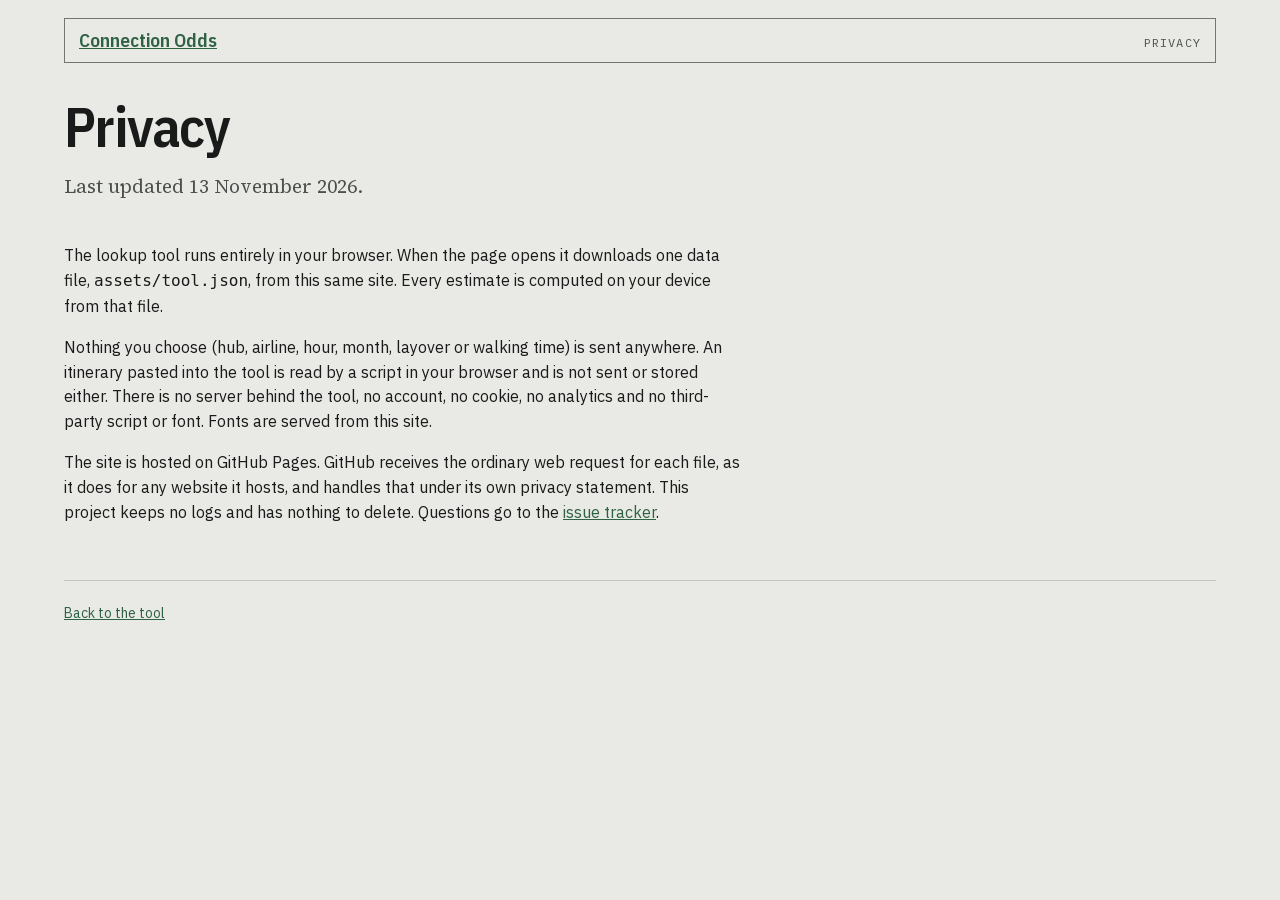
<file: privacy/index.html>
<!DOCTYPE html>
<html lang="en">
<head>
<link rel="icon" href="data:,">
<meta charset="utf-8">
<meta name="viewport" content="width=device-width, initial-scale=1">
<title>Privacy: Connection Odds</title>
<meta name="description" content="Connection Odds runs entirely in your browser. It collects nothing and sends nothing anywhere.">
<link rel="stylesheet" href="../assets/site.css">
</head>
<body>
<div class="wrap">
  <header class="masthead">
    <p class="name"><a href="../">Connection Odds</a></p>
    <p class="meta">Privacy</p>
  </header>
  <main class="prose">
    <header class="intro">
      <h1>Privacy</h1>
      <p class="lede">Last updated 13 November 2026.</p>
    </header>
    <p>The lookup tool runs entirely in your browser. When the page opens it downloads one data file, <code>assets/tool.json</code>, from this same site. Every estimate is computed on your device from that file.</p>
    <p>Nothing you choose (hub, airline, hour, month, layover or walking time) is sent anywhere. An itinerary pasted into the tool is read by a script in your browser and is not sent or stored either. There is no server behind the tool, no account, no cookie, no analytics and no third-party script or font. Fonts are served from this site.</p>
    <p>The site is hosted on GitHub Pages. GitHub receives the ordinary web request for each file, as it does for any website it hosts, and handles that under its own privacy statement. This project keeps no logs and has nothing to delete. Questions go to the <a href="https://github.com/lyhjeremy/connection-odds/issues">issue tracker</a>.</p>
  </main>
  <footer>
    <p><a href="../">Back to the tool</a></p>
  </footer>
</div>
</body>
</html>
</file>
<file: assets/site.css>
/* Ledger family: workshop (tokens from _ai-projects-tooling/ledger/families/tokens/workshop.css) */
@font-face{font-family:"IBM Plex Sans Condensed";src:url("../fonts/IBMPlexSansCondensed-600.woff2")format("woff2");font-weight:600;font-style:normal;font-display:swap}
@font-face{font-family:"IBM Plex Mono";src:url("../fonts/IBMPlexMono-600.woff2")format("woff2");font-weight:600;font-style:normal;font-display:swap}
@font-face{font-family:"IBM Plex Mono";src:url("../fonts/IBMPlexMono-400.woff2")format("woff2");font-weight:400;font-display:swap}
@font-face{font-family:"IBM Plex Sans";src:url("../fonts/IBMPlexSans-400.woff2")format("woff2");font-weight:400;font-display:swap}
@font-face{font-family:"IBM Plex Sans";src:url("../fonts/IBMPlexSans-600.woff2")format("woff2");font-weight:600;font-display:swap}
@font-face{font-family:"Source Serif 4";src:url("../fonts/SourceSerif4-400.woff2")format("woff2");font-weight:400;font-display:swap}
@font-face{font-family:"Source Serif 4";src:url("../fonts/SourceSerif4-600.woff2")format("woff2");font-weight:600;font-display:swap}
:root {
  --paper: #E9EAE6; --panel: #F2F3EF; --ink: #191B1A; --ink-2: #4B504D;
  --rule: #C3C6C1; --edge: #727773; --signal: #2F6243; --signal-2: #7C5A26;
  --font-display: "IBM Plex Sans Condensed", "Arial Narrow", sans-serif;
  --font-head: "Source Serif 4", "Iowan Old Style", "Palatino Linotype", Palatino, serif;
  --font-body: "IBM Plex Sans", "Helvetica Neue", Helvetica, Arial, sans-serif;
  --font-mono: "IBM Plex Mono", "SF Mono", Menlo, Consolas, monospace;
}
@media (prefers-color-scheme: dark) {
  :root:not([data-theme="light"]) {
    --paper: #161817; --panel: #1F2220; --ink: #E3E5E1; --ink-2: #A0A6A1;
    --rule: #373B38; --edge: #686E6A; --signal: #7DC096; --signal-2: #CBA668;
  }
}
* { box-sizing: border-box; border-radius: 0; }
html, body { margin: 0; padding: 0; }
body { background: var(--paper); color: var(--ink); font-family: var(--font-body); font-size: 16px; line-height: 1.55; }
a { color: var(--signal); text-underline-offset: 1px; }
a:hover { color: var(--ink); }
:focus-visible { outline: 2px solid var(--signal); outline-offset: 2px; }
.wrap { width: min(100% - 2rem, 72rem); margin: 0 auto; }
.overview-bar { border-bottom: 1px solid var(--rule); font: 14px/1.4 var(--font-body); padding: 9px 0; }
.overview-bar a { font-weight: 600; }

.masthead { display: flex; justify-content: space-between; align-items: baseline; flex-wrap: wrap; gap: 6px 16px;
            border: 1px solid var(--edge); padding: 10px 14px; margin-top: 18px; }
.masthead .name { font: 600 19px/1.2 var(--font-display); margin: 0; }
.masthead .meta { font: 12px/1.4 var(--font-mono); text-transform: uppercase; letter-spacing: .1em; color: var(--ink-2); margin: 0; }
.masthead .meta a { color: var(--ink-2); }

header.intro { padding: 34px 0 26px; }
.kicker { font: 600 13px/1.4 var(--font-mono); text-transform: uppercase; letter-spacing: .12em; color: var(--signal); margin: 0 0 10px; }
h1 { font: 600 clamp(32px, 5vw, 56px)/1.04 var(--font-display); letter-spacing: -.02em; margin: 0; max-width: 22ch; }
h2 { font: 600 clamp(24px, 3.2vw, 32px)/1.15 var(--font-display); letter-spacing: -.01em; margin: 0 0 12px; }
.lede { font-family: var(--font-head); font-size: 19px; line-height: 1.6; color: var(--ink-2); max-width: 64ch; margin: 16px 0 0; }
.prose p { max-width: 68ch; }

.app { display: grid; grid-template-columns: minmax(0, 22rem) minmax(0, 1fr); border: 1px solid var(--edge); background: var(--panel); }
@media (max-width: 860px) { .app { grid-template-columns: 1fr; } }
.inputs { padding: 18px 20px 22px; border-right: 1px solid var(--edge); }
@media (max-width: 860px) { .inputs { border-right: 0; border-bottom: 1px solid var(--edge); } }
.sec { font: 600 11.5px/1.4 var(--font-mono); text-transform: uppercase; letter-spacing: .12em; color: var(--ink-2);
       margin: 0 0 6px; padding-bottom: 8px; border-bottom: 1px solid var(--rule); }
.field { display: grid; gap: 4px; padding: 10px 0; border-bottom: 1px dotted var(--rule); }
.field label { font-size: 14px; color: var(--ink); display: flex; justify-content: space-between; gap: 8px; }
.field label .val { font: 600 15px var(--font-mono); }
.field .hint { font-size: 12.5px; color: var(--ink-2); }
select { font: 15px var(--font-body); color: var(--ink); background: var(--paper); border: 1px solid var(--edge); padding: 7px 8px; width: 100%; }
input[type=range] { width: 100%; accent-color: var(--signal); margin: 4px 0 0; }

.out { padding: 18px 20px 20px; min-width: 0; }
.verdict { padding-bottom: 14px; border-bottom: 1px solid var(--rule); }
.gauge { font: 600 clamp(52px, 7vw, 76px)/0.95 var(--font-mono); letter-spacing: -.04em; color: var(--signal); min-height: 1em; }
.gauge.greyed { color: var(--ink-2); }
.big-sub { font-size: 15px; color: var(--ink); margin: 8px 0 0; max-width: 60ch; }
.src { font-size: 14px; color: var(--ink-2); margin: 10px 0 0; max-width: 64ch; min-height: 3em; }
.grey-note { font-size: 14px; color: var(--ink-2); border: 1px solid var(--edge); padding: 8px 10px; margin: 10px 0 0; max-width: 64ch; }
.need { display: grid; grid-template-columns: repeat(3, minmax(0, 1fr)); border: 1px solid var(--rule); margin: 14px 0 0; }
.need div { padding: 10px 12px; border-right: 1px solid var(--rule); }
.need div:last-child { border-right: 0; }
.need dt { font: 600 11px/1.3 var(--font-mono); text-transform: uppercase; letter-spacing: .08em; color: var(--ink-2); }
.need dd { margin: 4px 0 0; font: 600 20px/1.2 var(--font-mono); }
@media (max-width: 480px) { .need dd { font-size: 15px; } .need div { padding: 8px; } }
#chart { margin-top: 14px; min-height: 200px; }
#chart svg { display: block; width: 100%; height: auto; }
#chart .gl { stroke: var(--rule); stroke-width: 1; }
#chart .ax { stroke: var(--edge); stroke-width: 1; }
#chart .tk { font: 12px var(--font-mono); fill: var(--ink-2); }
#chart .lab { font-family: var(--font-body); }
#chart .grey { fill: var(--rule); opacity: .55; }
#chart .ob { fill: var(--signal-2); opacity: .25; }
#chart .obm { stroke: var(--signal-2); stroke-width: 2; }
#chart .ml { stroke: var(--signal); stroke-width: 2.2; fill: none; }
#chart .cur { stroke: var(--ink); stroke-width: 1; stroke-dasharray: 3 3; }
#chart .dot { fill: var(--signal); stroke: var(--paper); stroke-width: 1.5; }
.legend { font-size: 13px; color: var(--ink-2); margin: 6px 0 0; }
.legend .k1, .legend .k2 { display: inline-block; width: 18px; height: 0; border-top: 2px solid var(--signal); vertical-align: middle; margin-right: 4px; }
.legend .k2 { border-top-color: var(--signal-2); }

.skeleton { background: var(--rule); color: transparent; border-radius: 0; }
.skeleton * { visibility: hidden; }
@media (prefers-reduced-motion: no-preference) {
  .skeleton { animation: sk 1.6s ease-in-out infinite; }
  @keyframes sk { 0%,100% { opacity: 1 } 50% { opacity: 0.55 } }
}

section.block { padding: 40px 0 0; }
.facts { border: 1px solid var(--edge); display: grid; grid-template-columns: repeat(2, minmax(0, 1fr)); margin-top: 18px; }
@media (max-width: 760px) { .facts { grid-template-columns: 1fr; } }
.fact { padding: 16px 18px; border-bottom: 1px solid var(--rule); }
@media (min-width: 761px) { .fact:nth-child(odd) { border-right: 1px solid var(--rule); } }
.fact .n { font: 600 30px/1.1 var(--font-mono); letter-spacing: -.02em; }
.fact p { margin: 6px 0 0; color: var(--ink-2); font-size: 15px; }
figure { margin: 24px 0 0; }
figure svg { display: block; width: 100%; height: auto; }
figcaption { font-size: 13px; color: var(--ink-2); margin-top: 8px; max-width: 68ch; }
.scroll { overflow-x: auto; }
.scroll svg { min-width: 560px; }
footer { margin: 56px 0 0; border-top: 1px solid var(--rule); padding: 18px 0 40px; font-size: 14px; color: var(--ink-2); }
footer p { margin: 4px 0; max-width: 72ch; }

.paste { padding: 10px 0 0; }
.paste summary { cursor: pointer; font-size: 14px; color: var(--signal); }
.paste summary:focus-visible, .paste textarea:focus-visible, .paste button:focus-visible { outline: 2px solid var(--signal); outline-offset: 2px; }
.paste label { display: block; font-size: 13px; color: var(--ink-2); margin: 8px 0 4px; }
.paste textarea { width: 100%; box-sizing: border-box; font: 13px/1.45 var(--font-mono); color: var(--ink); background: var(--paper); border: 1px solid var(--edge); padding: 6px 8px; border-radius: 0; resize: vertical; }
.paste button { margin: 8px 0 0; font: 600 14px var(--font-body); color: var(--paper); background: var(--signal); border: 1px solid var(--signal); padding: 7px 12px; border-radius: 0; cursor: pointer; }
.paste button:hover { background: var(--ink); border-color: var(--ink); }
.paste .hint { font-size: 12.5px; color: var(--ink-2); margin: 8px 0 0; }
</file>
